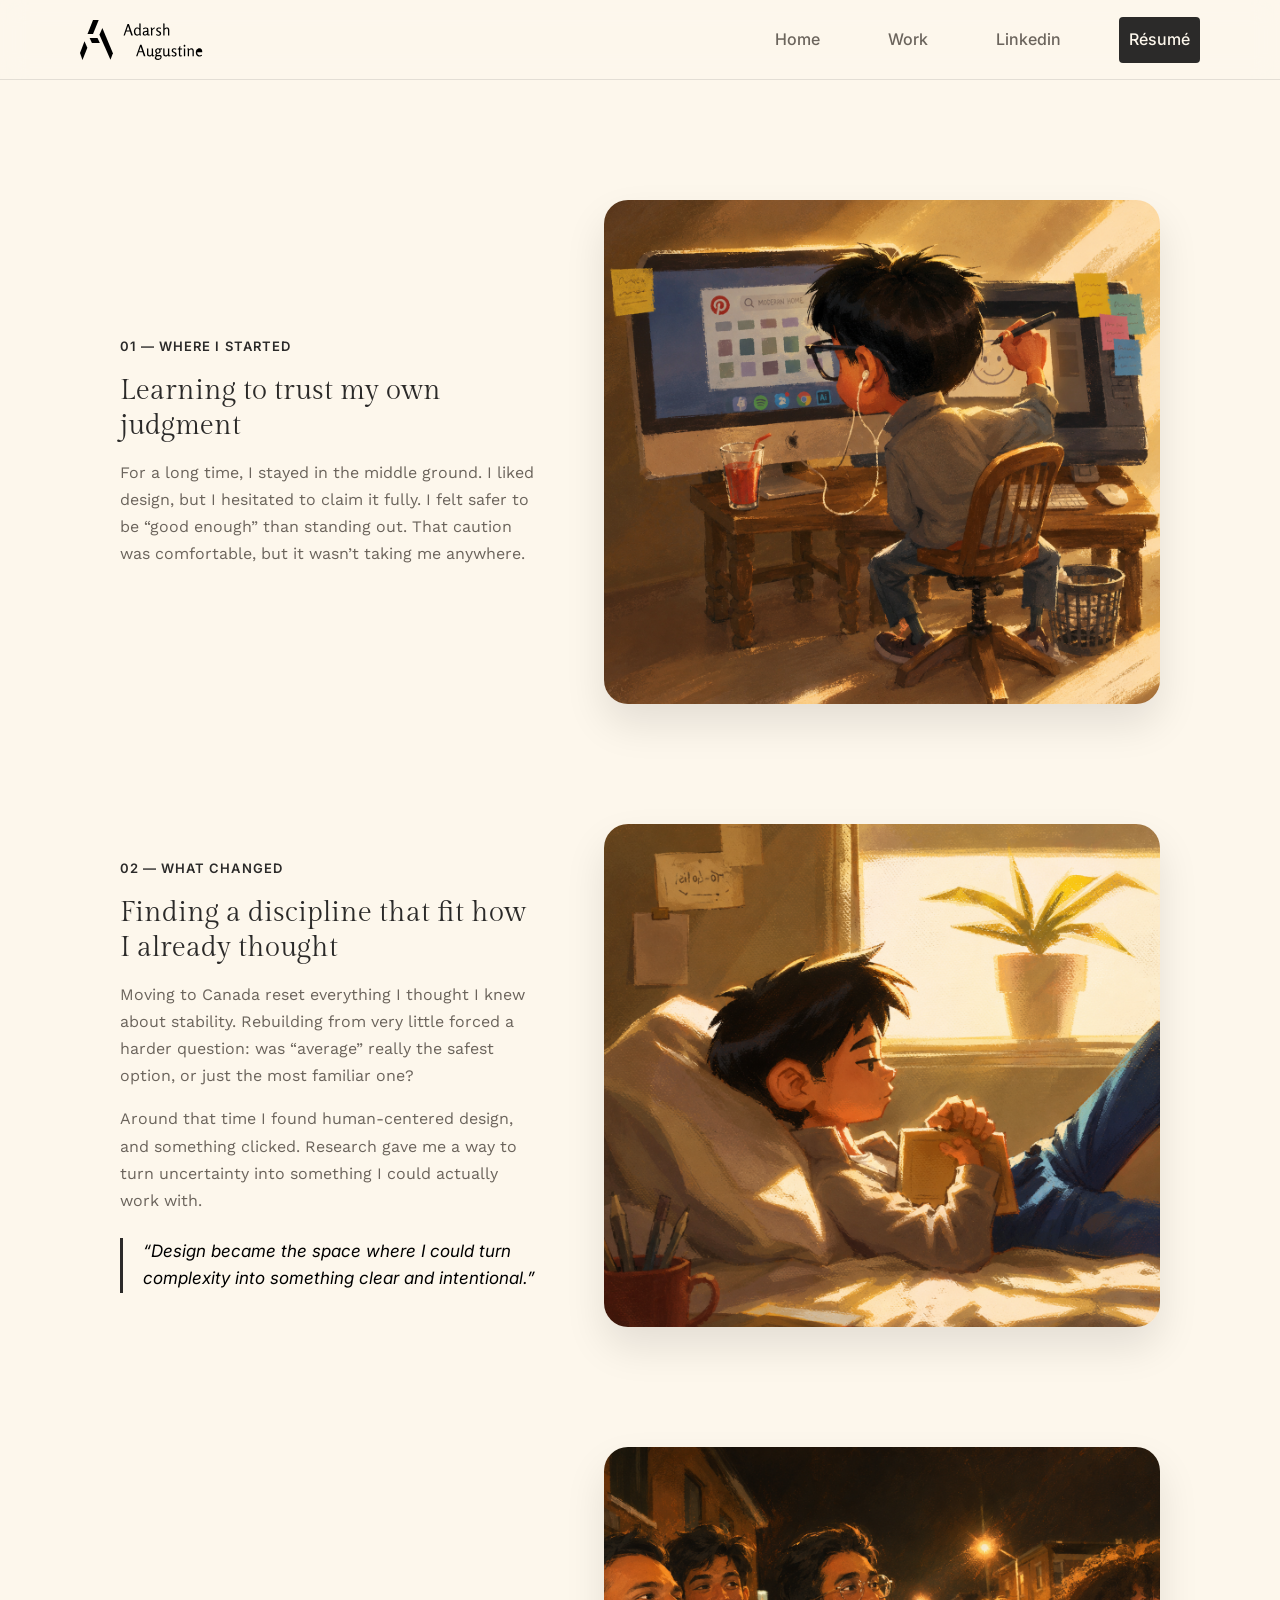
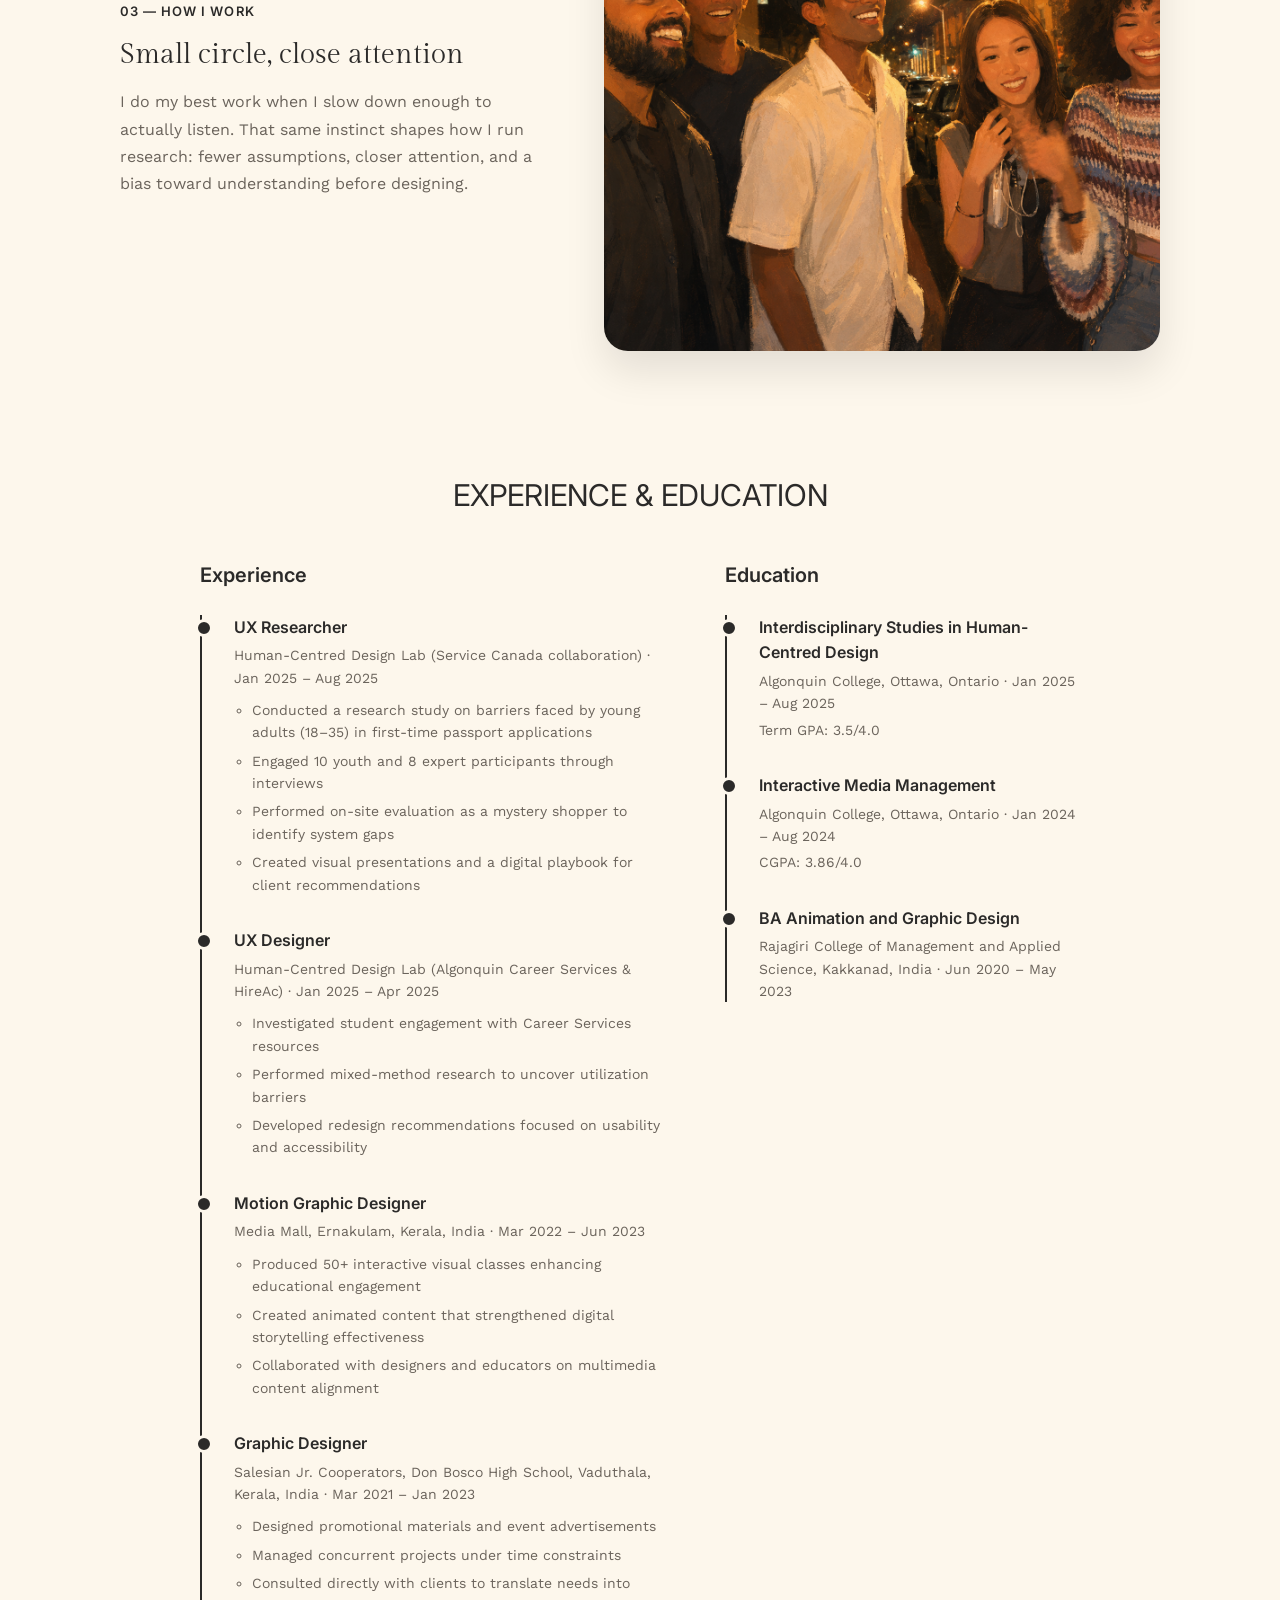
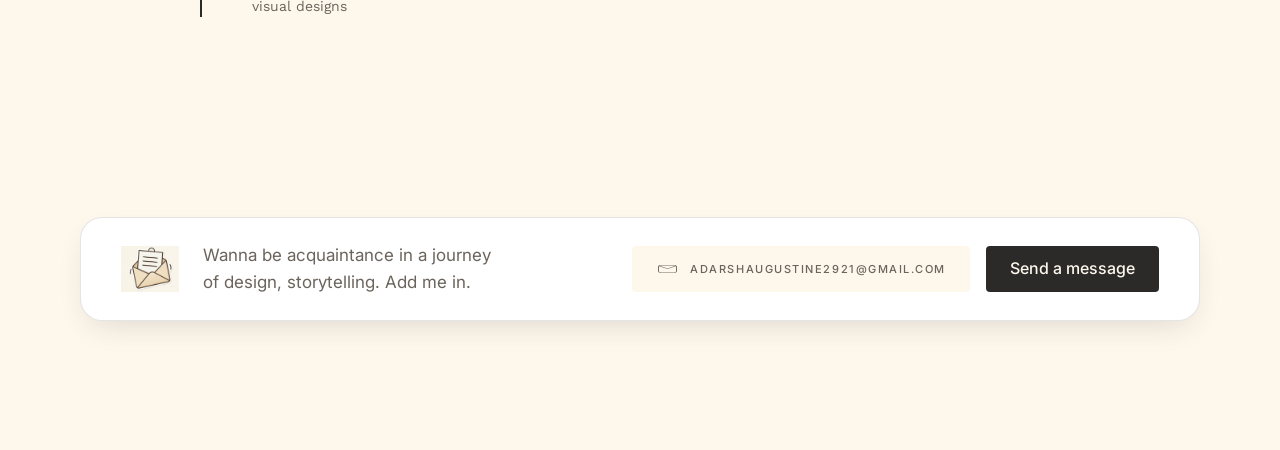
<file: about.html>
<!DOCTYPE html>
<html lang="en">
<head>
<meta charset="UTF-8">
<meta name="viewport" content="width=device-width, initial-scale=1.0">
<title>About — Adarsh Augustine</title>
<link rel="preconnect" href="https://fonts.googleapis.com">
<link rel="preconnect" href="https://fonts.gstatic.com" crossorigin>
<link href="https://fonts.googleapis.com/css2?family=Inter:ital,wght@0,400;0,500;0,600;1,400&family=Gilda+Display&family=Work+Sans:wght@400;500&display=swap" rel="stylesheet">
<link rel="stylesheet" href="styles.css">
<link rel="stylesheet" href="about.css">
</head>
<body>

<header class="nav">
  <svg class="nav__logo nav__logo--mark" viewBox="0 0 32.9357 39.9509" fill="none" role="img" aria-label="Adarsh Augustine" xmlns="http://www.w3.org/2000/svg">
    <path class="logo-icon-path logo-icon-path-1" d="M32.9357 33.184L22.345 7.881L19.4304 14.7546L30.4994 39.8714L32.9357 33.184Z" fill="var(--fill-0, black)"/>
    <path class="logo-icon-path logo-icon-path-2" d="M0 32.9009L2.484 39.9509L7.3499 27.6626L4.5007 21.1519L0 32.9009Z" fill="var(--fill-0, black)"/>
    <path class="logo-icon-path logo-icon-path-3" d="M17.5215 17.9254L19.8498 23.1086L11.9357 23.1086L9.606 17.9253L17.5215 17.9254Z" fill="var(--fill-0, black)"/>
    <path class="logo-icon-path logo-icon-path-4" d="M18.7157 0L13.0322 0L7.504 14.02L13.0321 14.02L18.7157 0Z" fill="var(--fill-0, black)"/>
  </svg>
  <svg class="nav__logo nav__logo--full" viewBox="0 0 122.239 40" fill="none" overflow="visible" role="img" aria-label="Adarsh Augustine" xmlns="http://www.w3.org/2000/svg">
    <g id="Vector">
      <path class="logo-icon-path logo-icon-path-1" d="M32.9357 33.184L22.345 7.881L19.4304 14.7546L30.4994 39.8714L32.9357 33.184Z" fill="var(--fill-0, black)"/>
      <path class="logo-icon-path logo-icon-path-2" d="M0 32.9009L2.484 39.9509L7.3499 27.6626L4.5007 21.1519L0 32.9009Z" fill="var(--fill-0, black)"/>
      <path class="logo-icon-path logo-icon-path-3" d="M17.5215 17.9254L19.8498 23.1086L11.9357 23.1086L9.606 17.9253L17.5215 17.9254Z" fill="var(--fill-0, black)"/>
      <path class="logo-icon-path logo-icon-path-4" d="M18.7157 0L13.0322 0L7.504 14.02L13.0321 14.02L18.7157 0Z" fill="var(--fill-0, black)"/>
    </g>
    <g id="Vector_2">
      <path d="M48.9399 3.99347L52.9047 15.4475H51.2842L49.9626 11.5141H46.1865L44.8491 15.4475H43.5275L47.5081 3.99347H48.9399ZM48.0903 5.91297L46.5484 10.4442H49.6007L48.0903 5.91297Z" fill="var(--fill-0, black)"/>
      <path d="M57.3709 7.45486C57.7275 7.45486 58.0841 7.51255 58.4407 7.62793C58.7974 7.74331 59.1068 7.92162 59.369 8.16287C59.3585 8.01602 59.348 7.87442 59.3375 7.73807C59.3375 7.59122 59.3375 7.44962 59.3375 7.31326V4.38681L59.1173 3.45853H60.6277V13.1976C60.6277 13.4179 60.6434 13.6644 60.6749 13.9371C60.7064 14.2098 60.7588 14.4773 60.8322 14.7395C60.9057 14.9912 61.0001 15.2168 61.1154 15.416L59.7309 15.5891C59.6575 15.4108 59.5945 15.2325 59.5421 15.0542C59.4896 14.8759 59.4529 14.6975 59.432 14.5192C59.1592 14.8759 58.8183 15.1538 58.4093 15.3531C58.0002 15.5524 57.5701 15.6521 57.1191 15.6521C56.5737 15.6521 56.0964 15.5367 55.6874 15.3059C55.2783 15.0752 54.9374 14.7657 54.6647 14.3776C54.4025 13.979 54.2032 13.5438 54.0668 13.0717C53.9409 12.5892 53.878 12.1015 53.878 11.6085C53.878 11.0736 53.9462 10.5596 54.0825 10.0666C54.2294 9.56316 54.4444 9.11738 54.7276 8.72928C55.0213 8.34119 55.3884 8.03176 55.829 7.801C56.2695 7.57024 56.7835 7.45486 57.3709 7.45486ZM57.4023 8.52474C56.9932 8.52474 56.6471 8.6139 56.3639 8.79221C56.0912 8.97053 55.8709 9.20653 55.7031 9.50023C55.5458 9.79392 55.4304 10.1191 55.357 10.4757C55.294 10.8218 55.2626 11.168 55.2626 11.5141C55.2626 11.8708 55.2993 12.2274 55.3727 12.584C55.4566 12.9301 55.5825 13.2501 55.7503 13.5438C55.9286 13.8374 56.1594 14.0734 56.4426 14.2518C56.7363 14.4196 57.0929 14.5035 57.5125 14.5035C57.8796 14.5035 58.2152 14.3986 58.5194 14.1888C58.8341 13.9686 59.1068 13.7273 59.3375 13.4651V10.8218C59.3375 10.4023 59.2694 10.0194 59.133 9.67329C59.0071 9.32716 58.8026 9.0492 58.5194 8.83942C58.2362 8.62963 57.8638 8.52474 57.4023 8.52474Z" fill="var(--fill-0, black)"/>
      <path d="M65.9239 7.43913C66.7525 7.43913 67.3766 7.66464 67.7962 8.11567C68.2157 8.5667 68.4255 9.20129 68.4255 10.0194V13.9371C68.4255 14.1574 68.4675 14.3095 68.5514 14.3934C68.6353 14.4668 68.735 14.5035 68.8503 14.5035C68.9447 14.5035 69.0444 14.493 69.1493 14.472C69.2542 14.4406 69.3538 14.4039 69.4482 14.3619L69.7314 15.2115C69.5636 15.3059 69.3486 15.3898 69.0863 15.4632C68.8346 15.5472 68.5724 15.5891 68.2997 15.5891C68.0269 15.5891 67.7805 15.5157 67.5602 15.3688C67.3399 15.2115 67.2036 14.9283 67.1511 14.5192C66.8469 14.8444 66.4903 15.1119 66.0812 15.3216C65.6722 15.5209 65.2421 15.6206 64.7911 15.6206C64.1722 15.6206 63.6583 15.437 63.2492 15.0699C62.8401 14.7028 62.6356 14.1993 62.6356 13.5595C62.6356 12.9616 62.7772 12.4844 63.0604 12.1277C63.3541 11.7711 63.7317 11.5036 64.1932 11.3253C64.6547 11.147 65.1425 11.0264 65.6564 10.9634C66.1809 10.9005 66.6686 10.869 67.1196 10.869V10.0352C67.1196 9.74147 67.0829 9.47925 67.0095 9.24849C66.9361 9.00724 66.805 8.81844 66.6162 8.68208C66.4274 8.53523 66.1599 8.46181 65.8138 8.46181C65.4152 8.46181 65.0323 8.54048 64.6652 8.69781C64.2981 8.85515 63.931 9.08591 63.5639 9.39009L62.9188 8.46181C63.3488 8.11567 63.8208 7.85869 64.3348 7.69086C64.8488 7.52304 65.3785 7.43913 65.9239 7.43913ZM67.1196 11.8917C66.8364 11.8917 66.5165 11.9075 66.1599 11.9389C65.8033 11.9599 65.4571 12.0228 65.1215 12.1277C64.7858 12.2221 64.5079 12.3795 64.2876 12.5997C64.0778 12.82 63.9729 13.1242 63.9729 13.5123C63.9729 13.8584 64.0883 14.1154 64.3191 14.2832C64.5603 14.4406 64.8593 14.5192 65.2159 14.5192C65.5935 14.5192 65.9239 14.4143 66.2071 14.2046C66.4903 13.9948 66.7106 13.7273 66.8679 13.4022C67.0357 13.077 67.1196 12.7413 67.1196 12.3952V11.8917Z" fill="var(--fill-0, black)"/>
      <path d="M71.9049 7.48633C72.0937 7.94785 72.2143 8.43559 72.2667 8.94955C72.5394 8.5195 72.9066 8.16812 73.3681 7.8954C73.8296 7.62269 74.3173 7.48633 74.8313 7.48633L74.5166 8.87088C74.0132 8.87088 73.5831 9.002 73.2265 9.26422C72.8803 9.52645 72.5709 9.85685 72.2982 10.2554V15.4475H70.9923V9.78343C70.9923 9.57365 70.9766 9.33764 70.9451 9.07542C70.9136 8.81319 70.8612 8.55621 70.7878 8.30447C70.7144 8.05274 70.6147 7.83771 70.4888 7.6594L71.9049 7.48633Z" fill="var(--fill-0, black)"/>
      <path d="M79.0421 7.43913C79.3988 7.43913 79.7501 7.48633 80.0963 7.58073C80.4529 7.66464 80.7781 7.801 81.0718 7.9898L80.6155 8.99675C80.3847 8.80795 80.1277 8.66635 79.8445 8.57194C79.5613 8.47754 79.2834 8.43034 79.0107 8.43034C78.6226 8.43034 78.2817 8.5195 77.988 8.69781C77.7048 8.87613 77.5632 9.1436 77.5632 9.50023C77.5632 9.75196 77.6209 9.96174 77.7362 10.1296C77.8621 10.2974 78.0247 10.439 78.224 10.5544C78.4233 10.6698 78.6383 10.7851 78.8691 10.9005C79.1313 11.0264 79.3935 11.1575 79.6557 11.2939C79.9284 11.4197 80.1749 11.5771 80.3952 11.7659C80.626 11.9442 80.8095 12.1644 80.9459 12.4267C81.0927 12.6784 81.1662 12.9931 81.1662 13.3707C81.1662 13.8951 81.035 14.3304 80.7728 14.6766C80.5211 15.0122 80.1854 15.2587 79.7659 15.416C79.3568 15.5734 78.911 15.6521 78.4285 15.6521C78.009 15.6521 77.5894 15.5944 77.1698 15.479C76.7503 15.3636 76.3622 15.201 76.0055 14.9912L76.5562 14.0315C76.808 14.2203 77.0912 14.3724 77.4058 14.4878C77.7205 14.6031 78.0247 14.6608 78.3184 14.6608C78.717 14.6608 79.0631 14.5664 79.3568 14.3776C79.661 14.1888 79.8131 13.9056 79.8131 13.528C79.8131 13.2658 79.7292 13.0508 79.5613 12.8829C79.404 12.7046 79.1995 12.5473 78.9477 12.4109C78.696 12.2746 78.4338 12.1435 78.161 12.0176C77.8464 11.8603 77.5369 11.6924 77.2328 11.5141C76.9391 11.3253 76.6978 11.0893 76.509 10.8061C76.3202 10.5229 76.2258 10.161 76.2258 9.72049C76.2258 9.21702 76.3569 8.79746 76.6192 8.46181C76.8919 8.12616 77.2433 7.87442 77.6733 7.7066C78.1034 7.52828 78.5596 7.43913 79.0421 7.43913Z" fill="var(--fill-0, black)"/>
      <path d="M84.544 3.45853V8.55621C84.8796 8.24154 85.2415 7.97407 85.6296 7.7538C86.0177 7.53353 86.4477 7.42339 86.9197 7.42339C87.4966 7.42339 87.9581 7.54402 88.3043 7.78527C88.6504 8.02651 88.9022 8.35692 89.0595 8.77648C89.2168 9.18555 89.2955 9.66281 89.2955 10.2082V15.4475H88.0053V10.633C88.0053 10.3079 87.9791 9.99321 87.9267 9.68903C87.8847 9.37436 87.7746 9.11213 87.5963 8.90235C87.418 8.69257 87.119 8.58768 86.6995 8.58768C86.4372 8.58768 86.175 8.64012 85.9128 8.74501C85.661 8.8499 85.4198 8.98102 85.189 9.13835C84.9583 9.29569 84.7432 9.45827 84.544 9.62609V15.4475H83.2538V4.38681L83.0493 3.45853H84.544Z" fill="var(--fill-0, black)"/>
      <path d="M61.5302 24.8271L65.4951 36.2812H63.8745L62.5529 32.3478H58.7768L57.4395 36.2812H56.1179L60.0985 24.8271H61.5302ZM60.6806 26.7466L59.1387 31.2779H62.191L60.6806 26.7466Z" fill="var(--fill-0, black)"/>
      <path d="M68.3249 28.4616V33.276C68.3249 33.5802 68.3511 33.8949 68.4036 34.2201C68.456 34.5347 68.5714 34.797 68.7497 35.0067C68.9385 35.2165 69.2322 35.3214 69.6308 35.3214C70.0189 35.3214 70.3703 35.2375 70.6849 35.0697C71.0101 34.9018 71.2723 34.6711 71.4716 34.3774C71.6709 34.0732 71.7706 33.7218 71.7706 33.3232V29.3899C71.7706 29.3794 71.7548 29.3059 71.7234 29.1696C71.6919 29.0227 71.6604 28.8759 71.629 28.729C71.5975 28.5717 71.5765 28.4825 71.566 28.4616H73.0764V34.755C73.0764 34.9543 73.1079 35.1011 73.1708 35.1955C73.2443 35.2899 73.3544 35.3371 73.5013 35.3371C73.6481 35.3371 73.8474 35.2899 74.0991 35.1955L74.3823 36.0452C74.1726 36.1605 73.9365 36.2497 73.6743 36.3126C73.4226 36.386 73.1813 36.4228 72.9506 36.4228C72.6779 36.4228 72.4366 36.3441 72.2268 36.1868C72.0171 36.0294 71.8807 35.7515 71.8178 35.3529C71.5136 35.6675 71.1465 35.935 70.7164 36.1553C70.2968 36.3756 69.8616 36.4857 69.4105 36.4857C68.8336 36.4857 68.3669 36.3651 68.0102 36.1238C67.6641 35.8826 67.4124 35.5574 67.255 35.1483C67.0977 34.7288 67.019 34.2463 67.019 33.7008V29.3899L66.8145 28.4616H68.3249Z" fill="var(--fill-0, black)"/>
      <path d="M77.9182 28.2728C78.2224 28.2728 78.5108 28.3095 78.7836 28.3829C79.0668 28.4563 79.3552 28.493 79.6489 28.493C80.0475 28.493 80.4513 28.4721 80.8604 28.4301C81.2695 28.3777 81.6995 28.32 82.1505 28.257L81.8673 29.3899H80.6086C80.5352 29.3899 80.4566 29.3899 80.3726 29.3899C80.2992 29.3794 80.2258 29.3689 80.1524 29.3584C80.3307 29.5996 80.4618 29.8514 80.5457 30.1136C80.6401 30.3758 80.6873 30.6433 80.6873 30.916C80.6873 31.4405 80.5719 31.9125 80.3412 32.332C80.1104 32.7516 79.7695 33.082 79.3185 33.3232C78.878 33.554 78.3378 33.6694 77.6979 33.6694C77.4357 33.6694 77.205 33.7376 77.0057 33.8739C76.8064 34.0103 76.7067 34.2201 76.7067 34.5033C76.7067 34.6921 76.7539 34.8284 76.8483 34.9123C76.9532 34.9858 77.0791 35.0277 77.2259 35.0382C77.3728 35.0487 77.5196 35.0539 77.6665 35.0539H79.1926C79.4653 35.0539 79.7433 35.0749 80.0265 35.1169C80.3202 35.1483 80.5877 35.2218 80.8289 35.3371C81.0702 35.442 81.2642 35.6046 81.4111 35.8249C81.5684 36.0347 81.6471 36.3231 81.6471 36.6902C81.6471 37.2671 81.5317 37.7601 81.3009 38.1692C81.0702 38.5783 80.7607 38.9087 80.3726 39.1604C79.9846 39.4226 79.5493 39.6114 79.0668 39.7268C78.5843 39.8422 78.0965 39.8999 77.6035 39.8999C77.3098 39.8999 77.0004 39.8632 76.6753 39.7897C76.3501 39.7268 76.0407 39.6167 75.747 39.4593C75.4638 39.3125 75.233 39.1132 75.0547 38.8615C74.8764 38.6097 74.7872 38.2951 74.7872 37.9174C74.7872 37.5189 74.9079 37.1675 75.1491 36.8633C75.4008 36.5591 75.6893 36.3021 76.0144 36.0924V36.0452C75.7837 35.9298 75.6001 35.7724 75.4638 35.5731C75.3379 35.3634 75.275 35.1431 75.275 34.9123C75.275 34.776 75.3274 34.6501 75.4323 34.5347C75.5372 34.4089 75.6683 34.2463 75.8256 34.047C75.9935 33.8477 76.1718 33.575 76.3606 33.2288C75.9935 32.9771 75.6998 32.6572 75.4795 32.2691C75.2592 31.8705 75.1491 31.4457 75.1491 30.9947C75.1491 30.4807 75.275 30.0192 75.5267 29.6101C75.7784 29.201 76.1141 28.8759 76.5337 28.6346C76.9637 28.3934 77.4252 28.2728 77.9182 28.2728ZM77.9339 29.2168C77.6822 29.2168 77.4462 29.2954 77.2259 29.4528C77.0161 29.6101 76.8431 29.8199 76.7067 30.0821C76.5809 30.3444 76.5179 30.6433 76.5179 30.9789C76.5179 31.3146 76.5809 31.6188 76.7067 31.8915C76.8326 32.1537 77.0004 32.3635 77.2102 32.5208C77.4305 32.6782 77.6665 32.7568 77.9182 32.7568C78.3483 32.7568 78.6892 32.5943 78.9409 32.2691C79.2031 31.9439 79.3342 31.5191 79.3342 30.9947C79.3342 30.659 79.266 30.3601 79.1297 30.0979C79.0038 29.8251 78.836 29.6101 78.6262 29.4528C78.4164 29.2954 78.1857 29.2168 77.9339 29.2168ZM76.9427 36.2969C76.7434 36.4437 76.5599 36.643 76.3921 36.8948C76.2242 37.157 76.1403 37.4087 76.1403 37.65C76.1403 37.9017 76.2295 38.1167 76.4078 38.2951C76.5966 38.4734 76.8221 38.6045 77.0843 38.6884C77.357 38.7828 77.6088 38.83 77.8395 38.83C78.1123 38.83 78.4007 38.7985 78.7049 38.7356C79.0091 38.6831 79.2923 38.594 79.5545 38.4681C79.8167 38.3423 80.0265 38.1692 80.1838 37.9489C80.3517 37.7286 80.4356 37.4612 80.4356 37.1465C80.4356 36.8738 80.3517 36.6745 80.1838 36.5486C80.016 36.4332 79.8062 36.3598 79.5545 36.3284C79.3133 36.3074 79.072 36.2969 78.8308 36.2969H76.9427Z" fill="var(--fill-0, black)"/>
      <path d="M84.5194 28.4616V33.276C84.5194 33.5802 84.5456 33.8949 84.5981 34.2201C84.6505 34.5347 84.7659 34.797 84.9442 35.0067C85.133 35.2165 85.4267 35.3214 85.8253 35.3214C86.2134 35.3214 86.5648 35.2375 86.8795 35.0697C87.2046 34.9018 87.4668 34.6711 87.6661 34.3774C87.8654 34.0732 87.9651 33.7218 87.9651 33.3232V29.3899C87.9651 29.3794 87.9493 29.3059 87.9179 29.1696C87.8864 29.0227 87.8549 28.8759 87.8235 28.729C87.792 28.5717 87.771 28.4825 87.7605 28.4616H89.271V34.755C89.271 34.9543 89.3024 35.1011 89.3654 35.1955C89.4388 35.2899 89.5489 35.3371 89.6958 35.3371C89.8426 35.3371 90.0419 35.2899 90.2936 35.1955L90.5768 36.0452C90.3671 36.1605 90.1311 36.2497 89.8688 36.3126C89.6171 36.386 89.3759 36.4228 89.1451 36.4228C88.8724 36.4228 88.6311 36.3441 88.4213 36.1868C88.2116 36.0294 88.0752 35.7515 88.0123 35.3529C87.7081 35.6675 87.341 35.935 86.9109 36.1553C86.4914 36.3756 86.0561 36.4857 85.605 36.4857C85.0281 36.4857 84.5614 36.3651 84.2048 36.1238C83.8586 35.8826 83.6069 35.5574 83.4495 35.1483C83.2922 34.7288 83.2135 34.2463 83.2135 33.7008V29.3899L83.009 28.4616H84.5194Z" fill="var(--fill-0, black)"/>
      <path d="M94.4903 28.2728C94.847 28.2728 95.1983 28.32 95.5445 28.4144C95.9011 28.4983 96.2263 28.6346 96.52 28.8234L96.0637 29.8304C95.8329 29.6416 95.5759 29.5 95.2927 29.4056C95.0095 29.3112 94.7316 29.264 94.4589 29.264C94.0708 29.264 93.7299 29.3531 93.4362 29.5315C93.153 29.7098 93.0114 29.9772 93.0114 30.3339C93.0114 30.5856 93.0691 30.7954 93.1844 30.9632C93.3103 31.131 93.4729 31.2726 93.6722 31.388C93.8715 31.5034 94.0865 31.6188 94.3173 31.7342C94.5795 31.86 94.8417 31.9911 95.1039 32.1275C95.3766 32.2534 95.6231 32.4107 95.8434 32.5995C96.0742 32.7778 96.2577 32.9981 96.3941 33.2603C96.5409 33.512 96.6144 33.8267 96.6144 34.2043C96.6144 34.7288 96.4832 35.1641 96.221 35.5102C95.9693 35.8459 95.6336 36.0924 95.2141 36.2497C94.805 36.407 94.3592 36.4857 93.8767 36.4857C93.4572 36.4857 93.0376 36.428 92.618 36.3126C92.1985 36.1972 91.8104 36.0347 91.4537 35.8249L92.0044 34.8651C92.2562 35.0539 92.5394 35.206 92.854 35.3214C93.1687 35.4368 93.4729 35.4945 93.7666 35.4945C94.1652 35.4945 94.5113 35.4001 94.805 35.2113C95.1092 35.0225 95.2613 34.7393 95.2613 34.3617C95.2613 34.0994 95.1774 33.8844 95.0095 33.7166C94.8522 33.5383 94.6477 33.3809 94.3959 33.2446C94.1442 33.1082 93.882 32.9771 93.6092 32.8512C93.2946 32.6939 92.9851 32.5261 92.681 32.3478C92.3873 32.159 92.146 31.923 91.9572 31.6398C91.7684 31.3565 91.674 30.9947 91.674 30.5541C91.674 30.0507 91.8051 29.6311 92.0674 29.2954C92.3401 28.9598 92.6915 28.7081 93.1215 28.5402C93.5516 28.3619 94.0078 28.2728 94.4903 28.2728Z" fill="var(--fill-0, black)"/>
      <path d="M100.511 26.2274C100.438 26.584 100.37 26.9564 100.307 27.3445C100.254 27.7221 100.218 28.0945 100.197 28.4616H102.242L101.975 29.4528H100.197V34.4561C100.197 34.6554 100.218 34.8337 100.26 34.991C100.312 35.1378 100.396 35.2532 100.511 35.3371C100.637 35.4106 100.81 35.4473 101.031 35.4473C101.198 35.4473 101.366 35.4315 101.534 35.4001C101.702 35.3686 101.864 35.3319 102.022 35.2899L102.242 36.171C101.98 36.2444 101.728 36.3074 101.487 36.3598C101.256 36.4228 100.989 36.4542 100.684 36.4542C100.013 36.4542 99.5464 36.2759 99.2841 35.9193C99.0219 35.5627 98.8908 35.0644 98.8908 34.4246V29.4528H97.7265V28.6661C98.0412 28.6556 98.3034 28.5717 98.5132 28.4144C98.723 28.257 98.8961 28.0577 99.0324 27.8165C99.1688 27.5648 99.2789 27.3025 99.3628 27.0298C99.4467 26.7466 99.5097 26.4791 99.5516 26.2274H100.511Z" fill="var(--fill-0, black)"/>
      <path d="M105.47 25.8341C105.47 26.0963 105.375 26.3218 105.187 26.5106C105.008 26.6994 104.783 26.7938 104.51 26.7938C104.248 26.7938 104.022 26.6994 103.833 26.5106C103.655 26.3218 103.566 26.0963 103.566 25.8341C103.566 25.5718 103.655 25.3463 103.833 25.1575C104.022 24.9687 104.248 24.8743 104.51 24.8743C104.772 24.8743 104.998 24.9687 105.187 25.1575C105.375 25.3463 105.47 25.5718 105.47 25.8341ZM105.187 28.4616V36.2812H103.881V29.3899L103.692 28.4616H105.187Z" fill="var(--fill-0, black)"/>
      <path d="M108.679 28.3357C108.752 28.514 108.815 28.6976 108.868 28.8864C108.92 29.0752 108.957 29.264 108.978 29.4528C109.293 29.1381 109.665 28.8654 110.095 28.6346C110.525 28.3934 110.966 28.2728 111.417 28.2728C111.994 28.2728 112.455 28.3934 112.801 28.6346C113.158 28.8759 113.415 29.2063 113.572 29.6259C113.73 30.0349 113.808 30.5122 113.808 31.0576V36.2812H112.518V31.4824C112.518 31.1573 112.492 30.8373 112.439 30.5227C112.397 30.208 112.282 29.951 112.093 29.7517C111.915 29.5419 111.616 29.4371 111.196 29.4371C110.945 29.4371 110.688 29.4895 110.425 29.5944C110.163 29.6888 109.917 29.8147 109.686 29.972C109.455 30.1293 109.245 30.2972 109.057 30.4755V36.2812H107.767V30.7429C107.767 30.5332 107.751 30.2919 107.719 30.0192C107.688 29.736 107.635 29.4633 107.562 29.201C107.489 28.9283 107.384 28.7028 107.247 28.5245L108.679 28.3357Z" fill="var(--fill-0, black)"/>
      <path d="M119.36 28.2728C119.99 28.2728 120.519 28.4039 120.949 28.6661C121.379 28.9178 121.699 29.2745 121.909 29.736C122.129 30.187 122.239 30.7167 122.239 31.3251C122.239 31.4719 122.229 31.624 122.208 31.7814C122.197 31.9282 122.182 32.0855 122.161 32.2534H117.189C117.189 33.2498 117.409 34.0208 117.85 34.5662C118.29 35.1116 118.878 35.3843 119.612 35.3843C119.916 35.3843 120.231 35.3371 120.556 35.2427C120.892 35.1483 121.238 35.0067 121.594 34.8179L122.082 35.6046C121.715 35.8983 121.301 36.1186 120.839 36.2654C120.378 36.4123 119.911 36.4857 119.439 36.4857C118.82 36.4857 118.28 36.3756 117.818 36.1553C117.367 35.9245 116.99 35.6203 116.685 35.2427C116.392 34.8546 116.172 34.4193 116.025 33.9369C115.878 33.4544 115.804 32.9614 115.804 32.4579C115.804 31.9334 115.878 31.4247 116.025 30.9317C116.172 30.4388 116.392 29.993 116.685 29.5944C116.99 29.1853 117.362 28.8654 117.803 28.6346C118.243 28.3934 118.762 28.2728 119.36 28.2728Z" fill="var(--fill-0, black)"/>
    </g>
  </svg>
  <button class="nav__toggle" type="button" aria-label="Toggle navigation menu" aria-expanded="false" aria-controls="nav-links">
    <span></span><span></span><span></span>
  </button>
  <nav class="nav__links" id="nav-links">
    <a href="index.html">Home</a>
    <a href="index.html#work">Work</a>
    <a href="https://www.linkedin.com/in/adarsh-augustine-ux" target="_blank" rel="noopener">Linkedin</a>
    <a href="https://docs.google.com/document/d/17h42TiYOHcUaAq26e9CIxp-ldGM8yglsutl0dhBler0/edit?usp=sharing" class="btn btn--resume" target="_blank" rel="noopener">Résumé</a>
  </nav>
</header>

<main class="about">

  <section class="about__row">
    <div class="about__text">
      <span class="about__index">01 — Where I started</span>
      <h2 class="about__heading">Learning to trust my own judgment</h2>
      <p class="about__body">For a long time, I stayed in the middle ground. I liked design, but I hesitated to claim it fully. I felt safer to be &ldquo;good enough&rdquo; than standing out. That caution was comfortable, but it wasn&rsquo;t taking me anywhere.</p>
    </div>
    <div class="about__image-wrap">
      <img class="about__image" src="assets/about/story-01-reading.png" alt="Illustration of Adarsh as a child reading by a sunlit window">
    </div>
  </section>

  <section class="about__row about__row--reverse">
    <div class="about__image-wrap">
      <img class="about__image" src="assets/about/story-02-desk.png" alt="Illustration of Adarsh working late at a computer desk">
    </div>
    <div class="about__text">
      <span class="about__index">02 — What Changed</span>
      <h2 class="about__heading">Finding a discipline that fit how I already thought</h2>
      <p class="about__body">Moving to Canada reset everything I thought I knew about stability. Rebuilding from very little forced a harder question: was &ldquo;average&rdquo; really the safest option, or just the most familiar one?</p>
      <p class="about__body">Around that time I found human-centered design, and something clicked. Research gave me a way to turn uncertainty into something I could actually work with.</p>
      <blockquote class="about__quote">&ldquo;Design became the space where I could turn complexity into something clear and intentional.&rdquo;</blockquote>
    </div>
  </section>

  <section class="about__row">
    <div class="about__text">
      <span class="about__index">03 — How I Work</span>
      <h2 class="about__heading">Small circle, close attention</h2>
      <p class="about__body">I do my best work when I slow down enough to actually listen. That same instinct shapes how I run research: fewer assumptions, closer attention, and a bias toward understanding before designing.</p>
    </div>
    <div class="about__image-wrap">
      <img class="about__image" src="assets/about/story-03-friends.png" alt="Photo of Adarsh with friends on a night out">
    </div>
  </section>

  <section class="timeline">
    <h2 class="timeline__title">Experience &amp; Education</h2>

    <div class="timeline__columns">
      <div class="timeline__group">
        <h3 class="timeline__group-title">Experience</h3>
        <ul class="timeline__list">
          <li class="timeline__item">
            <p class="timeline__role">UX Researcher</p>
            <p class="timeline__meta">Human-Centred Design Lab (Service Canada collaboration) &middot; Jan 2025 – Aug 2025</p>
            <ul class="timeline__desc">
              <li>Conducted a research study on barriers faced by young adults (18–35) in first-time passport applications</li>
              <li>Engaged 10 youth and 8 expert participants through interviews</li>
              <li>Performed on-site evaluation as a mystery shopper to identify system gaps</li>
              <li>Created visual presentations and a digital playbook for client recommendations</li>
            </ul>
          </li>
          <li class="timeline__item">
            <p class="timeline__role">UX Designer</p>
            <p class="timeline__meta">Human-Centred Design Lab (Algonquin Career Services &amp; HireAc) &middot; Jan 2025 – Apr 2025</p>
            <ul class="timeline__desc">
              <li>Investigated student engagement with Career Services resources</li>
              <li>Performed mixed-method research to uncover utilization barriers</li>
              <li>Developed redesign recommendations focused on usability and accessibility</li>
            </ul>
          </li>
          <li class="timeline__item">
            <p class="timeline__role">Motion Graphic Designer</p>
            <p class="timeline__meta">Media Mall, Ernakulam, Kerala, India &middot; Mar 2022 – Jun 2023</p>
            <ul class="timeline__desc">
              <li>Produced 50+ interactive visual classes enhancing educational engagement</li>
              <li>Created animated content that strengthened digital storytelling effectiveness</li>
              <li>Collaborated with designers and educators on multimedia content alignment</li>
            </ul>
          </li>
          <li class="timeline__item">
            <p class="timeline__role">Graphic Designer</p>
            <p class="timeline__meta">Salesian Jr. Cooperators, Don Bosco High School, Vaduthala, Kerala, India &middot; Mar 2021 – Jan 2023</p>
            <ul class="timeline__desc">
              <li>Designed promotional materials and event advertisements</li>
              <li>Managed concurrent projects under time constraints</li>
              <li>Consulted directly with clients to translate needs into visual designs</li>
            </ul>
          </li>
        </ul>
      </div>

      <div class="timeline__group">
        <h3 class="timeline__group-title">Education</h3>
        <ul class="timeline__list">
          <li class="timeline__item">
            <p class="timeline__role">Interdisciplinary Studies in Human-Centred Design</p>
            <p class="timeline__meta">Algonquin College, Ottawa, Ontario &middot; Jan 2025 – Aug 2025</p>
            <p class="timeline__meta">Term GPA: 3.5/4.0</p>
          </li>
          <li class="timeline__item">
            <p class="timeline__role">Interactive Media Management</p>
            <p class="timeline__meta">Algonquin College, Ottawa, Ontario &middot; Jan 2024 – Aug 2024</p>
            <p class="timeline__meta">CGPA: 3.86/4.0</p>
          </li>
          <li class="timeline__item">
            <p class="timeline__role">BA Animation and Graphic Design</p>
            <p class="timeline__meta">Rajagiri College of Management and Applied Science, Kakkanad, India &middot; Jun 2020 – May 2023</p>
          </li>
        </ul>
      </div>
    </div>
  </section>

</main>

<footer class="contact">
  <div class="contact__box">
    <div class="contact__message">
      <img class="contact__icon" src="assets/icon-file-cartoon.png" alt="">
      <p class="contact__text">Wanna be acquaintance in a journey of design, storytelling. Add me in.</p>
    </div>
    <div class="contact__actions">
      <div class="contact__email">
        <img class="contact__email-icon" src="assets/icon-mail-outline.svg" alt="">
        <span>adarshaugustine2921@gmail.com</span>
      </div>
      <a href="mailto:adarshaugustine2921@gmail.com" class="btn btn--send">Send a message</a>
    </div>
  </div>

  <div class="contact__bottom">
    <div class="contact__brand">
      <svg class="contact__logo" viewBox="0 0 35 40" fill="none" overflow="visible" aria-hidden="true" xmlns="http://www.w3.org/2000/svg">
        <g id="Vector">
          <path class="rocket-icon-path rocket-icon-path-1" d="M25.0466 26.0236L20.2087 14.4653L18.8756 17.6049L23.932 29.0745L25.0466 26.0236Z" fill="var(--fill-0, black)"/>
          <path class="rocket-icon-path rocket-icon-path-2" d="M10 25.8938L11.1347 29.1188L13.3574 23.5015L12.0559 20.5274L10 25.8938Z" fill="var(--fill-0, black)"/>
          <path class="rocket-icon-path rocket-icon-path-3" d="M18.0038 19.0529L19.0674 21.422L15.4526 21.422L14.3877 19.0529L18.0038 19.0529Z" fill="var(--fill-0, black)"/>
          <path class="rocket-icon-path rocket-icon-path-4" d="M18.549 10.8652L15.9531 10.8652L13.4278 17.2695L15.9531 17.2695L18.549 10.8652Z" fill="var(--fill-0, black)"/>
        </g>
      </svg>
      <span class="contact__copy">
        <img class="contact__copy-icon" src="assets/icon-copyright-vector.svg" alt="">
        Adarsh Augustine 2025
      </span>
    </div>
    <div class="contact__social">
      <a href="https://www.linkedin.com/in/adarsh-augustine-ux" target="_blank" rel="noopener">LinkedIn</a>
      <a href="#" target="_blank" rel="noopener">Behance</a>
    </div>
  </div>
</footer>

<script src="script.js"></script>
</body>
</html>
</file>
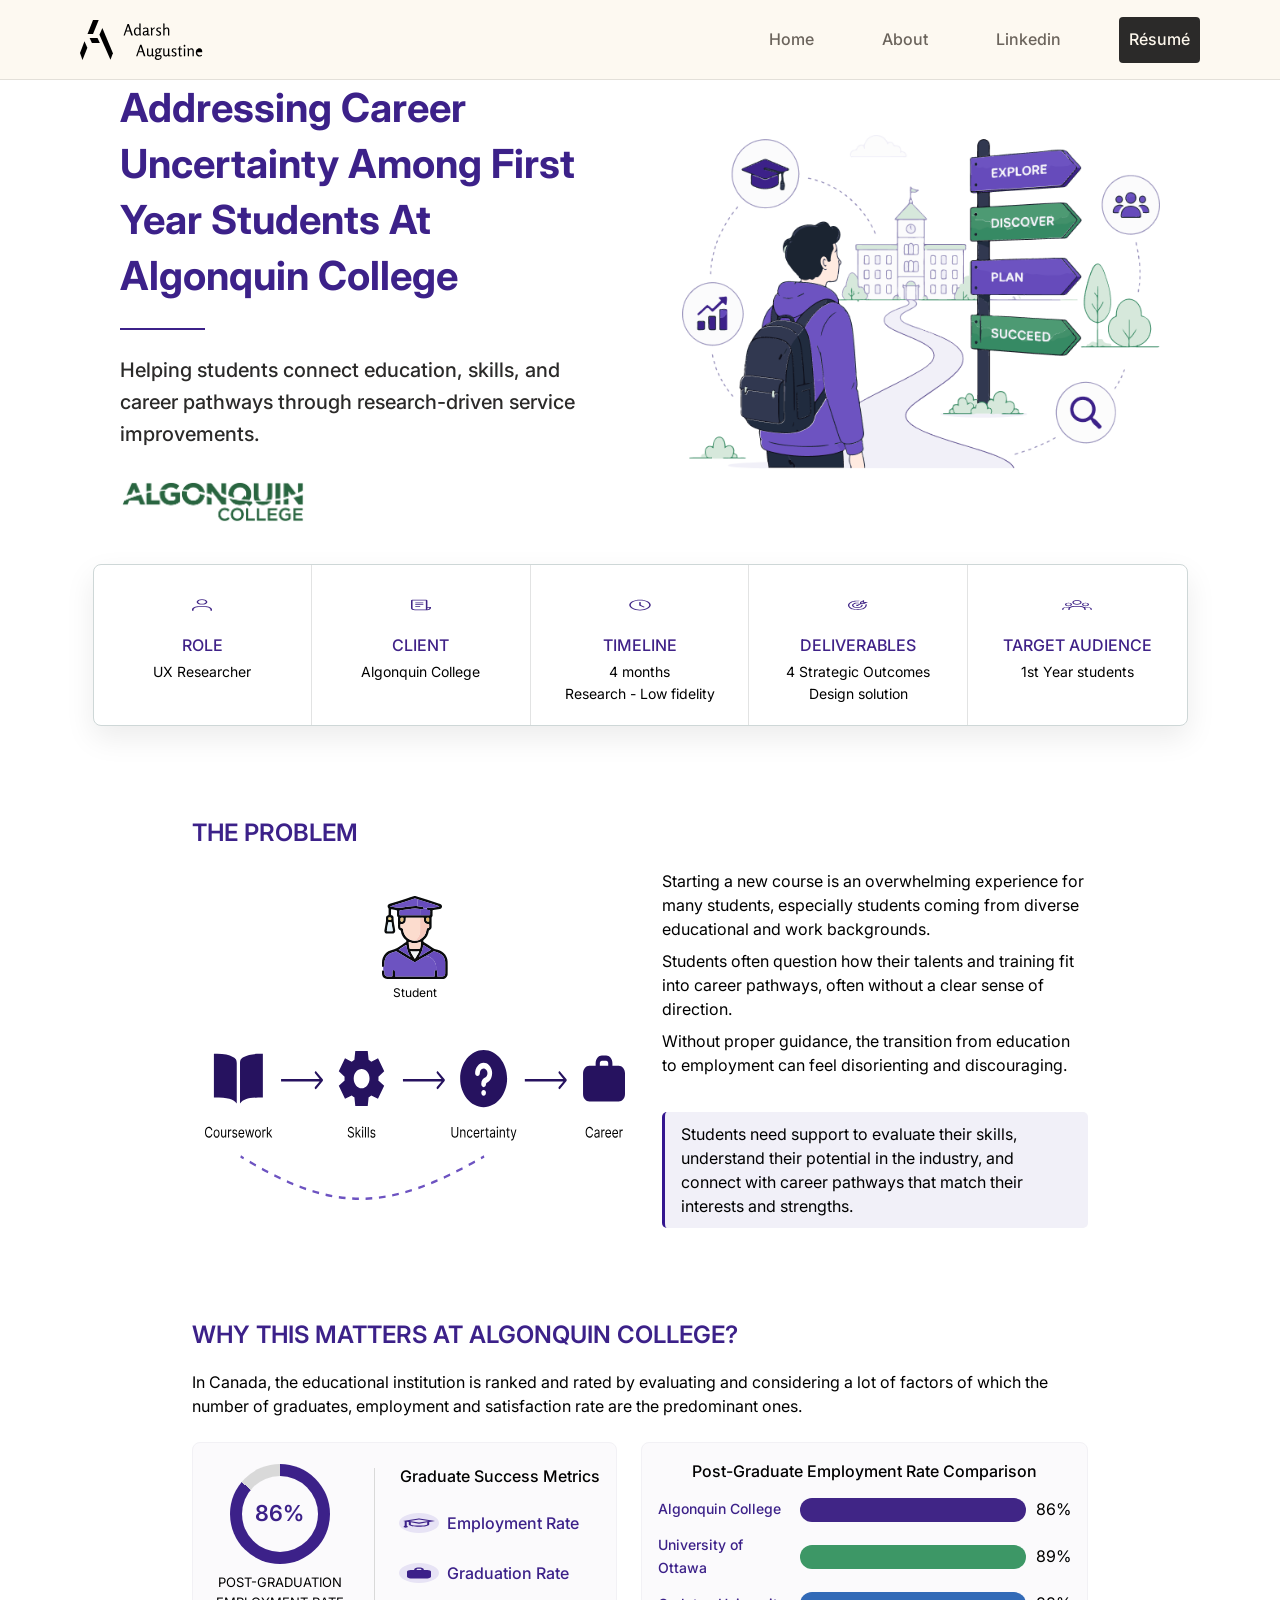
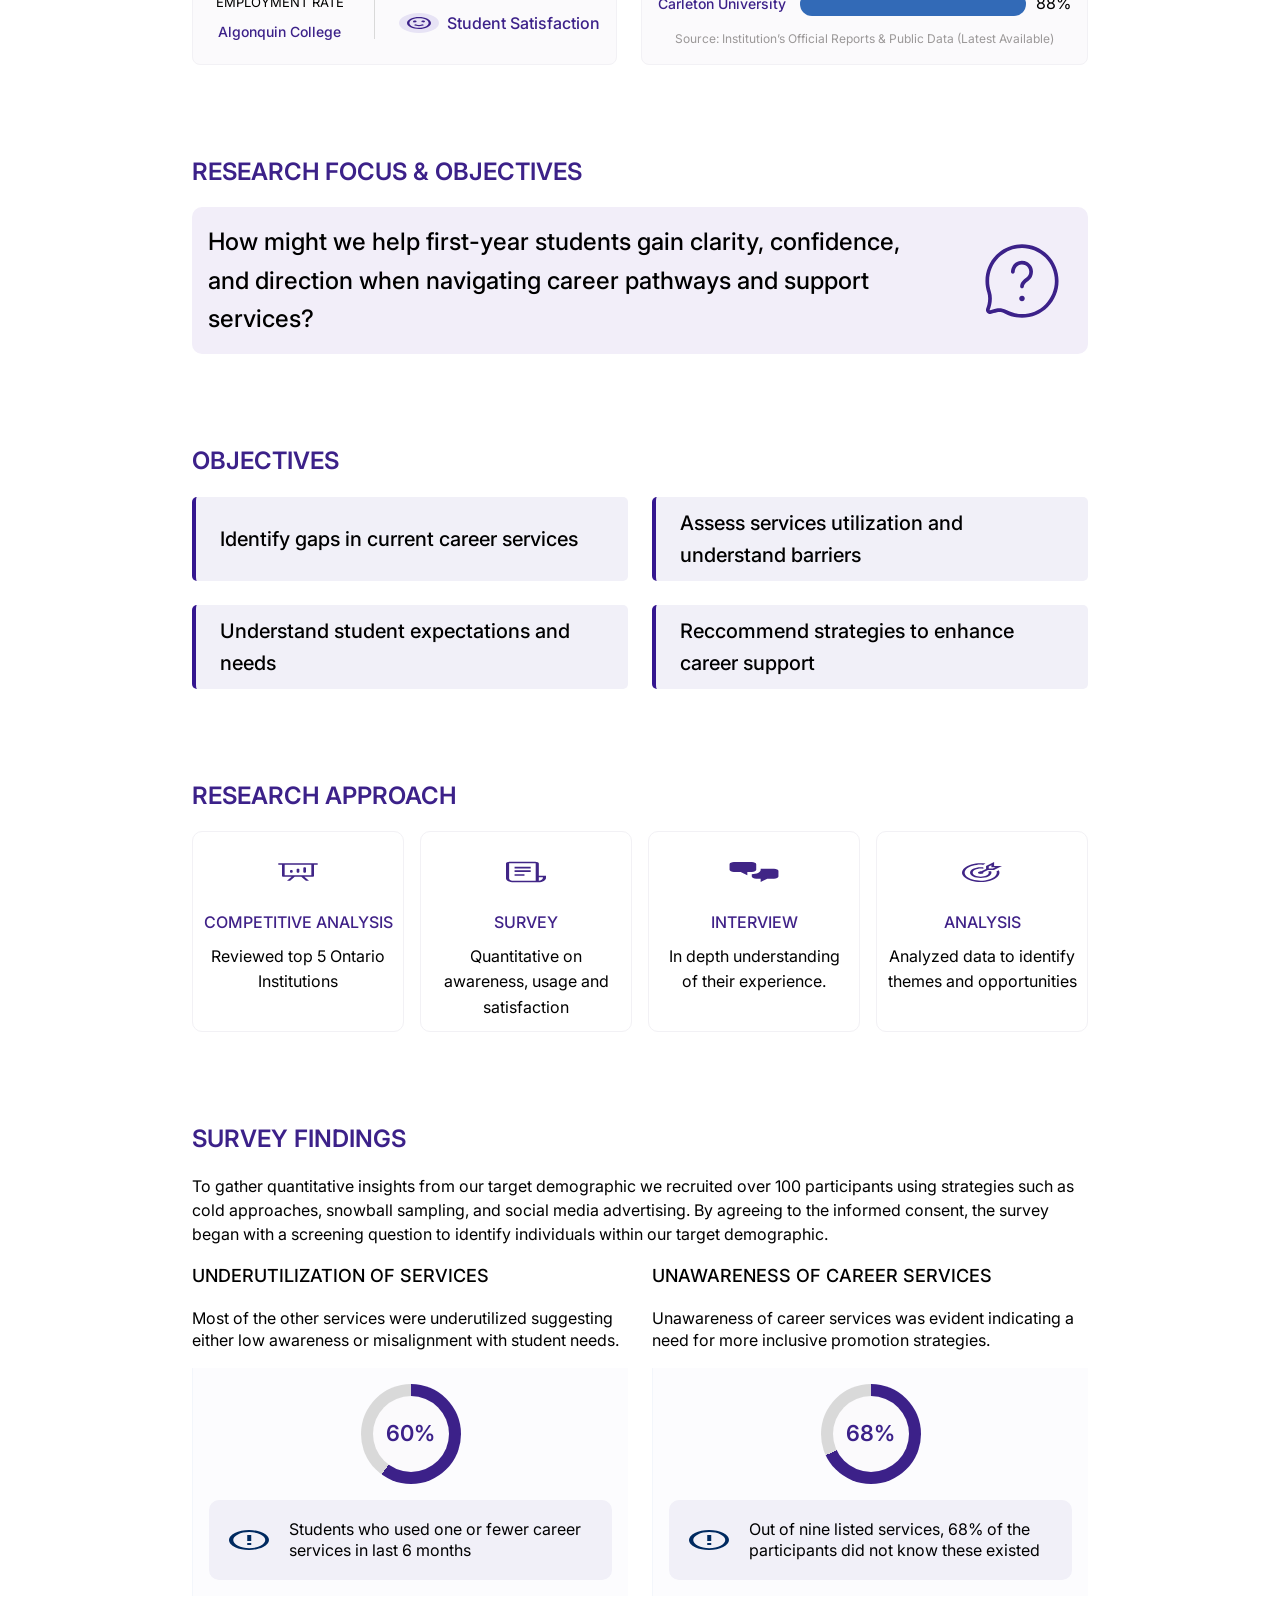
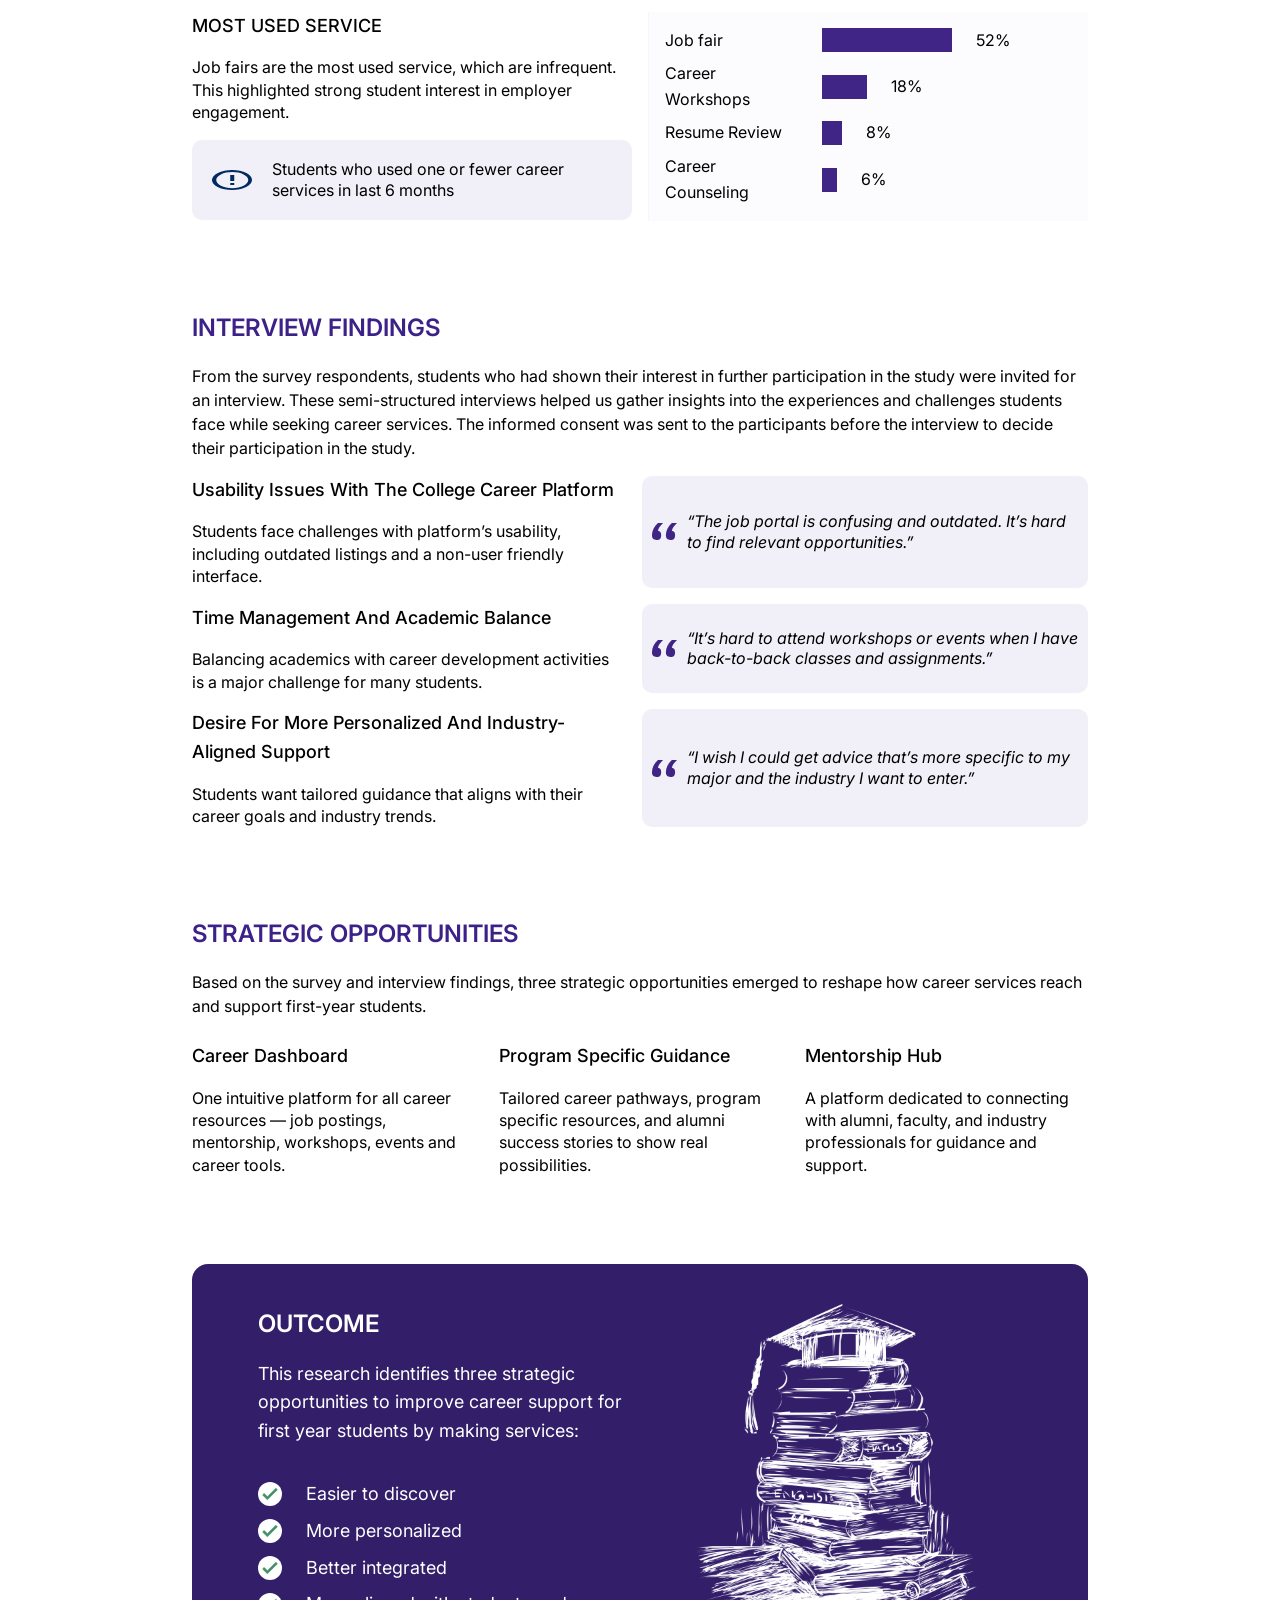
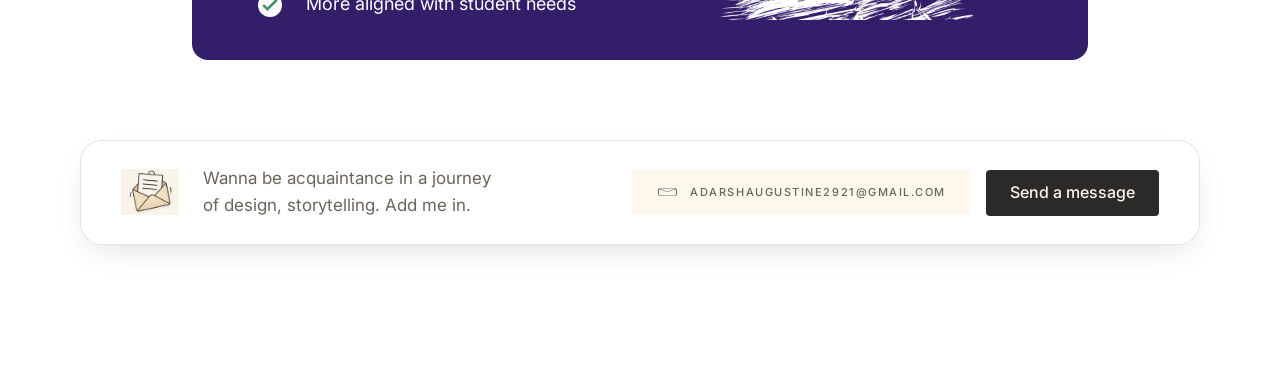
<file: career-service.html>
<!DOCTYPE html>
<html lang="en">
<head>
<meta charset="UTF-8">
<meta name="viewport" content="width=device-width, initial-scale=1.0">
<title>Career Service — UX Research Case Study | Adarsh Augustine</title>
<link rel="preconnect" href="https://fonts.googleapis.com">
<link rel="preconnect" href="https://fonts.gstatic.com" crossorigin>
<link href="https://fonts.googleapis.com/css2?family=Inter:ital,wght@0,400;0,500;0,600;0,700;1,400&family=Work+Sans:wght@400;500&display=swap" rel="stylesheet">
<link rel="stylesheet" href="styles.css">
<link rel="stylesheet" href="career.css">
</head>
<body class="career-page">

<header class="nav">
  <svg class="nav__logo nav__logo--mark" viewBox="0 0 32.9357 39.9509" fill="none" role="img" aria-label="Adarsh Augustine" xmlns="http://www.w3.org/2000/svg">
    <path class="logo-icon-path logo-icon-path-1" d="M32.9357 33.184L22.345 7.881L19.4304 14.7546L30.4994 39.8714L32.9357 33.184Z" fill="var(--fill-0, black)"/>
    <path class="logo-icon-path logo-icon-path-2" d="M0 32.9009L2.484 39.9509L7.3499 27.6626L4.5007 21.1519L0 32.9009Z" fill="var(--fill-0, black)"/>
    <path class="logo-icon-path logo-icon-path-3" d="M17.5215 17.9254L19.8498 23.1086L11.9357 23.1086L9.606 17.9253L17.5215 17.9254Z" fill="var(--fill-0, black)"/>
    <path class="logo-icon-path logo-icon-path-4" d="M18.7157 0L13.0322 0L7.504 14.02L13.0321 14.02L18.7157 0Z" fill="var(--fill-0, black)"/>
  </svg>
  <svg class="nav__logo nav__logo--full" viewBox="0 0 122.239 40" fill="none" overflow="visible" role="img" aria-label="Adarsh Augustine" xmlns="http://www.w3.org/2000/svg">
    <g id="Vector">
      <path class="logo-icon-path logo-icon-path-1" d="M32.9357 33.184L22.345 7.881L19.4304 14.7546L30.4994 39.8714L32.9357 33.184Z" fill="var(--fill-0, black)"/>
      <path class="logo-icon-path logo-icon-path-2" d="M0 32.9009L2.484 39.9509L7.3499 27.6626L4.5007 21.1519L0 32.9009Z" fill="var(--fill-0, black)"/>
      <path class="logo-icon-path logo-icon-path-3" d="M17.5215 17.9254L19.8498 23.1086L11.9357 23.1086L9.606 17.9253L17.5215 17.9254Z" fill="var(--fill-0, black)"/>
      <path class="logo-icon-path logo-icon-path-4" d="M18.7157 0L13.0322 0L7.504 14.02L13.0321 14.02L18.7157 0Z" fill="var(--fill-0, black)"/>
    </g>
    <g id="Vector_2">
      <path d="M48.9399 3.99347L52.9047 15.4475H51.2842L49.9626 11.5141H46.1865L44.8491 15.4475H43.5275L47.5081 3.99347H48.9399ZM48.0903 5.91297L46.5484 10.4442H49.6007L48.0903 5.91297Z" fill="var(--fill-0, black)"/>
      <path d="M57.3709 7.45486C57.7275 7.45486 58.0841 7.51255 58.4407 7.62793C58.7974 7.74331 59.1068 7.92162 59.369 8.16287C59.3585 8.01602 59.348 7.87442 59.3375 7.73807C59.3375 7.59122 59.3375 7.44962 59.3375 7.31326V4.38681L59.1173 3.45853H60.6277V13.1976C60.6277 13.4179 60.6434 13.6644 60.6749 13.9371C60.7064 14.2098 60.7588 14.4773 60.8322 14.7395C60.9057 14.9912 61.0001 15.2168 61.1154 15.416L59.7309 15.5891C59.6575 15.4108 59.5945 15.2325 59.5421 15.0542C59.4896 14.8759 59.4529 14.6975 59.432 14.5192C59.1592 14.8759 58.8183 15.1538 58.4093 15.3531C58.0002 15.5524 57.5701 15.6521 57.1191 15.6521C56.5737 15.6521 56.0964 15.5367 55.6874 15.3059C55.2783 15.0752 54.9374 14.7657 54.6647 14.3776C54.4025 13.979 54.2032 13.5438 54.0668 13.0717C53.9409 12.5892 53.878 12.1015 53.878 11.6085C53.878 11.0736 53.9462 10.5596 54.0825 10.0666C54.2294 9.56316 54.4444 9.11738 54.7276 8.72928C55.0213 8.34119 55.3884 8.03176 55.829 7.801C56.2695 7.57024 56.7835 7.45486 57.3709 7.45486ZM57.4023 8.52474C56.9932 8.52474 56.6471 8.6139 56.3639 8.79221C56.0912 8.97053 55.8709 9.20653 55.7031 9.50023C55.5458 9.79392 55.4304 10.1191 55.357 10.4757C55.294 10.8218 55.2626 11.168 55.2626 11.5141C55.2626 11.8708 55.2993 12.2274 55.3727 12.584C55.4566 12.9301 55.5825 13.2501 55.7503 13.5438C55.9286 13.8374 56.1594 14.0734 56.4426 14.2518C56.7363 14.4196 57.0929 14.5035 57.5125 14.5035C57.8796 14.5035 58.2152 14.3986 58.5194 14.1888C58.8341 13.9686 59.1068 13.7273 59.3375 13.4651V10.8218C59.3375 10.4023 59.2694 10.0194 59.133 9.67329C59.0071 9.32716 58.8026 9.0492 58.5194 8.83942C58.2362 8.62963 57.8638 8.52474 57.4023 8.52474Z" fill="var(--fill-0, black)"/>
      <path d="M65.9239 7.43913C66.7525 7.43913 67.3766 7.66464 67.7962 8.11567C68.2157 8.5667 68.4255 9.20129 68.4255 10.0194V13.9371C68.4255 14.1574 68.4675 14.3095 68.5514 14.3934C68.6353 14.4668 68.735 14.5035 68.8503 14.5035C68.9447 14.5035 69.0444 14.493 69.1493 14.472C69.2542 14.4406 69.3538 14.4039 69.4482 14.3619L69.7314 15.2115C69.5636 15.3059 69.3486 15.3898 69.0863 15.4632C68.8346 15.5472 68.5724 15.5891 68.2997 15.5891C68.0269 15.5891 67.7805 15.5157 67.5602 15.3688C67.3399 15.2115 67.2036 14.9283 67.1511 14.5192C66.8469 14.8444 66.4903 15.1119 66.0812 15.3216C65.6722 15.5209 65.2421 15.6206 64.7911 15.6206C64.1722 15.6206 63.6583 15.437 63.2492 15.0699C62.8401 14.7028 62.6356 14.1993 62.6356 13.5595C62.6356 12.9616 62.7772 12.4844 63.0604 12.1277C63.3541 11.7711 63.7317 11.5036 64.1932 11.3253C64.6547 11.147 65.1425 11.0264 65.6564 10.9634C66.1809 10.9005 66.6686 10.869 67.1196 10.869V10.0352C67.1196 9.74147 67.0829 9.47925 67.0095 9.24849C66.9361 9.00724 66.805 8.81844 66.6162 8.68208C66.4274 8.53523 66.1599 8.46181 65.8138 8.46181C65.4152 8.46181 65.0323 8.54048 64.6652 8.69781C64.2981 8.85515 63.931 9.08591 63.5639 9.39009L62.9188 8.46181C63.3488 8.11567 63.8208 7.85869 64.3348 7.69086C64.8488 7.52304 65.3785 7.43913 65.9239 7.43913ZM67.1196 11.8917C66.8364 11.8917 66.5165 11.9075 66.1599 11.9389C65.8033 11.9599 65.4571 12.0228 65.1215 12.1277C64.7858 12.2221 64.5079 12.3795 64.2876 12.5997C64.0778 12.82 63.9729 13.1242 63.9729 13.5123C63.9729 13.8584 64.0883 14.1154 64.3191 14.2832C64.5603 14.4406 64.8593 14.5192 65.2159 14.5192C65.5935 14.5192 65.9239 14.4143 66.2071 14.2046C66.4903 13.9948 66.7106 13.7273 66.8679 13.4022C67.0357 13.077 67.1196 12.7413 67.1196 12.3952V11.8917Z" fill="var(--fill-0, black)"/>
      <path d="M71.9049 7.48633C72.0937 7.94785 72.2143 8.43559 72.2667 8.94955C72.5394 8.5195 72.9066 8.16812 73.3681 7.8954C73.8296 7.62269 74.3173 7.48633 74.8313 7.48633L74.5166 8.87088C74.0132 8.87088 73.5831 9.002 73.2265 9.26422C72.8803 9.52645 72.5709 9.85685 72.2982 10.2554V15.4475H70.9923V9.78343C70.9923 9.57365 70.9766 9.33764 70.9451 9.07542C70.9136 8.81319 70.8612 8.55621 70.7878 8.30447C70.7144 8.05274 70.6147 7.83771 70.4888 7.6594L71.9049 7.48633Z" fill="var(--fill-0, black)"/>
      <path d="M79.0421 7.43913C79.3988 7.43913 79.7501 7.48633 80.0963 7.58073C80.4529 7.66464 80.7781 7.801 81.0718 7.9898L80.6155 8.99675C80.3847 8.80795 80.1277 8.66635 79.8445 8.57194C79.5613 8.47754 79.2834 8.43034 79.0107 8.43034C78.6226 8.43034 78.2817 8.5195 77.988 8.69781C77.7048 8.87613 77.5632 9.1436 77.5632 9.50023C77.5632 9.75196 77.6209 9.96174 77.7362 10.1296C77.8621 10.2974 78.0247 10.439 78.224 10.5544C78.4233 10.6698 78.6383 10.7851 78.8691 10.9005C79.1313 11.0264 79.3935 11.1575 79.6557 11.2939C79.9284 11.4197 80.1749 11.5771 80.3952 11.7659C80.626 11.9442 80.8095 12.1644 80.9459 12.4267C81.0927 12.6784 81.1662 12.9931 81.1662 13.3707C81.1662 13.8951 81.035 14.3304 80.7728 14.6766C80.5211 15.0122 80.1854 15.2587 79.7659 15.416C79.3568 15.5734 78.911 15.6521 78.4285 15.6521C78.009 15.6521 77.5894 15.5944 77.1698 15.479C76.7503 15.3636 76.3622 15.201 76.0055 14.9912L76.5562 14.0315C76.808 14.2203 77.0912 14.3724 77.4058 14.4878C77.7205 14.6031 78.0247 14.6608 78.3184 14.6608C78.717 14.6608 79.0631 14.5664 79.3568 14.3776C79.661 14.1888 79.8131 13.9056 79.8131 13.528C79.8131 13.2658 79.7292 13.0508 79.5613 12.8829C79.404 12.7046 79.1995 12.5473 78.9477 12.4109C78.696 12.2746 78.4338 12.1435 78.161 12.0176C77.8464 11.8603 77.5369 11.6924 77.2328 11.5141C76.9391 11.3253 76.6978 11.0893 76.509 10.8061C76.3202 10.5229 76.2258 10.161 76.2258 9.72049C76.2258 9.21702 76.3569 8.79746 76.6192 8.46181C76.8919 8.12616 77.2433 7.87442 77.6733 7.7066C78.1034 7.52828 78.5596 7.43913 79.0421 7.43913Z" fill="var(--fill-0, black)"/>
      <path d="M84.544 3.45853V8.55621C84.8796 8.24154 85.2415 7.97407 85.6296 7.7538C86.0177 7.53353 86.4477 7.42339 86.9197 7.42339C87.4966 7.42339 87.9581 7.54402 88.3043 7.78527C88.6504 8.02651 88.9022 8.35692 89.0595 8.77648C89.2168 9.18555 89.2955 9.66281 89.2955 10.2082V15.4475H88.0053V10.633C88.0053 10.3079 87.9791 9.99321 87.9267 9.68903C87.8847 9.37436 87.7746 9.11213 87.5963 8.90235C87.418 8.69257 87.119 8.58768 86.6995 8.58768C86.4372 8.58768 86.175 8.64012 85.9128 8.74501C85.661 8.8499 85.4198 8.98102 85.189 9.13835C84.9583 9.29569 84.7432 9.45827 84.544 9.62609V15.4475H83.2538V4.38681L83.0493 3.45853H84.544Z" fill="var(--fill-0, black)"/>
      <path d="M61.5302 24.8271L65.4951 36.2812H63.8745L62.5529 32.3478H58.7768L57.4395 36.2812H56.1179L60.0985 24.8271H61.5302ZM60.6806 26.7466L59.1387 31.2779H62.191L60.6806 26.7466Z" fill="var(--fill-0, black)"/>
      <path d="M68.3249 28.4616V33.276C68.3249 33.5802 68.3511 33.8949 68.4036 34.2201C68.456 34.5347 68.5714 34.797 68.7497 35.0067C68.9385 35.2165 69.2322 35.3214 69.6308 35.3214C70.0189 35.3214 70.3703 35.2375 70.6849 35.0697C71.0101 34.9018 71.2723 34.6711 71.4716 34.3774C71.6709 34.0732 71.7706 33.7218 71.7706 33.3232V29.3899C71.7706 29.3794 71.7548 29.3059 71.7234 29.1696C71.6919 29.0227 71.6604 28.8759 71.629 28.729C71.5975 28.5717 71.5765 28.4825 71.566 28.4616H73.0764V34.755C73.0764 34.9543 73.1079 35.1011 73.1708 35.1955C73.2443 35.2899 73.3544 35.3371 73.5013 35.3371C73.6481 35.3371 73.8474 35.2899 74.0991 35.1955L74.3823 36.0452C74.1726 36.1605 73.9365 36.2497 73.6743 36.3126C73.4226 36.386 73.1813 36.4228 72.9506 36.4228C72.6779 36.4228 72.4366 36.3441 72.2268 36.1868C72.0171 36.0294 71.8807 35.7515 71.8178 35.3529C71.5136 35.6675 71.1465 35.935 70.7164 36.1553C70.2968 36.3756 69.8616 36.4857 69.4105 36.4857C68.8336 36.4857 68.3669 36.3651 68.0102 36.1238C67.6641 35.8826 67.4124 35.5574 67.255 35.1483C67.0977 34.7288 67.019 34.2463 67.019 33.7008V29.3899L66.8145 28.4616H68.3249Z" fill="var(--fill-0, black)"/>
      <path d="M77.9182 28.2728C78.2224 28.2728 78.5108 28.3095 78.7836 28.3829C79.0668 28.4563 79.3552 28.493 79.6489 28.493C80.0475 28.493 80.4513 28.4721 80.8604 28.4301C81.2695 28.3777 81.6995 28.32 82.1505 28.257L81.8673 29.3899H80.6086C80.5352 29.3899 80.4566 29.3899 80.3726 29.3899C80.2992 29.3794 80.2258 29.3689 80.1524 29.3584C80.3307 29.5996 80.4618 29.8514 80.5457 30.1136C80.6401 30.3758 80.6873 30.6433 80.6873 30.916C80.6873 31.4405 80.5719 31.9125 80.3412 32.332C80.1104 32.7516 79.7695 33.082 79.3185 33.3232C78.878 33.554 78.3378 33.6694 77.6979 33.6694C77.4357 33.6694 77.205 33.7376 77.0057 33.8739C76.8064 34.0103 76.7067 34.2201 76.7067 34.5033C76.7067 34.6921 76.7539 34.8284 76.8483 34.9123C76.9532 34.9858 77.0791 35.0277 77.2259 35.0382C77.3728 35.0487 77.5196 35.0539 77.6665 35.0539H79.1926C79.4653 35.0539 79.7433 35.0749 80.0265 35.1169C80.3202 35.1483 80.5877 35.2218 80.8289 35.3371C81.0702 35.442 81.2642 35.6046 81.4111 35.8249C81.5684 36.0347 81.6471 36.3231 81.6471 36.6902C81.6471 37.2671 81.5317 37.7601 81.3009 38.1692C81.0702 38.5783 80.7607 38.9087 80.3726 39.1604C79.9846 39.4226 79.5493 39.6114 79.0668 39.7268C78.5843 39.8422 78.0965 39.8999 77.6035 39.8999C77.3098 39.8999 77.0004 39.8632 76.6753 39.7897C76.3501 39.7268 76.0407 39.6167 75.747 39.4593C75.4638 39.3125 75.233 39.1132 75.0547 38.8615C74.8764 38.6097 74.7872 38.2951 74.7872 37.9174C74.7872 37.5189 74.9079 37.1675 75.1491 36.8633C75.4008 36.5591 75.6893 36.3021 76.0144 36.0924V36.0452C75.7837 35.9298 75.6001 35.7724 75.4638 35.5731C75.3379 35.3634 75.275 35.1431 75.275 34.9123C75.275 34.776 75.3274 34.6501 75.4323 34.5347C75.5372 34.4089 75.6683 34.2463 75.8256 34.047C75.9935 33.8477 76.1718 33.575 76.3606 33.2288C75.9935 32.9771 75.6998 32.6572 75.4795 32.2691C75.2592 31.8705 75.1491 31.4457 75.1491 30.9947C75.1491 30.4807 75.275 30.0192 75.5267 29.6101C75.7784 29.201 76.1141 28.8759 76.5337 28.6346C76.9637 28.3934 77.4252 28.2728 77.9182 28.2728ZM77.9339 29.2168C77.6822 29.2168 77.4462 29.2954 77.2259 29.4528C77.0161 29.6101 76.8431 29.8199 76.7067 30.0821C76.5809 30.3444 76.5179 30.6433 76.5179 30.9789C76.5179 31.3146 76.5809 31.6188 76.7067 31.8915C76.8326 32.1537 77.0004 32.3635 77.2102 32.5208C77.4305 32.6782 77.6665 32.7568 77.9182 32.7568C78.3483 32.7568 78.6892 32.5943 78.9409 32.2691C79.2031 31.9439 79.3342 31.5191 79.3342 30.9947C79.3342 30.659 79.266 30.3601 79.1297 30.0979C79.0038 29.8251 78.836 29.6101 78.6262 29.4528C78.4164 29.2954 78.1857 29.2168 77.9339 29.2168ZM76.9427 36.2969C76.7434 36.4437 76.5599 36.643 76.3921 36.8948C76.2242 37.157 76.1403 37.4087 76.1403 37.65C76.1403 37.9017 76.2295 38.1167 76.4078 38.2951C76.5966 38.4734 76.8221 38.6045 77.0843 38.6884C77.357 38.7828 77.6088 38.83 77.8395 38.83C78.1123 38.83 78.4007 38.7985 78.7049 38.7356C79.0091 38.6831 79.2923 38.594 79.5545 38.4681C79.8167 38.3423 80.0265 38.1692 80.1838 37.9489C80.3517 37.7286 80.4356 37.4612 80.4356 37.1465C80.4356 36.8738 80.3517 36.6745 80.1838 36.5486C80.016 36.4332 79.8062 36.3598 79.5545 36.3284C79.3133 36.3074 79.072 36.2969 78.8308 36.2969H76.9427Z" fill="var(--fill-0, black)"/>
      <path d="M84.5194 28.4616V33.276C84.5194 33.5802 84.5456 33.8949 84.5981 34.2201C84.6505 34.5347 84.7659 34.797 84.9442 35.0067C85.133 35.2165 85.4267 35.3214 85.8253 35.3214C86.2134 35.3214 86.5648 35.2375 86.8795 35.0697C87.2046 34.9018 87.4668 34.6711 87.6661 34.3774C87.8654 34.0732 87.9651 33.7218 87.9651 33.3232V29.3899C87.9651 29.3794 87.9493 29.3059 87.9179 29.1696C87.8864 29.0227 87.8549 28.8759 87.8235 28.729C87.792 28.5717 87.771 28.4825 87.7605 28.4616H89.271V34.755C89.271 34.9543 89.3024 35.1011 89.3654 35.1955C89.4388 35.2899 89.5489 35.3371 89.6958 35.3371C89.8426 35.3371 90.0419 35.2899 90.2936 35.1955L90.5768 36.0452C90.3671 36.1605 90.1311 36.2497 89.8688 36.3126C89.6171 36.386 89.3759 36.4228 89.1451 36.4228C88.8724 36.4228 88.6311 36.3441 88.4213 36.1868C88.2116 36.0294 88.0752 35.7515 88.0123 35.3529C87.7081 35.6675 87.341 35.935 86.9109 36.1553C86.4914 36.3756 86.0561 36.4857 85.605 36.4857C85.0281 36.4857 84.5614 36.3651 84.2048 36.1238C83.8586 35.8826 83.6069 35.5574 83.4495 35.1483C83.2922 34.7288 83.2135 34.2463 83.2135 33.7008V29.3899L83.009 28.4616H84.5194Z" fill="var(--fill-0, black)"/>
      <path d="M94.4903 28.2728C94.847 28.2728 95.1983 28.32 95.5445 28.4144C95.9011 28.4983 96.2263 28.6346 96.52 28.8234L96.0637 29.8304C95.8329 29.6416 95.5759 29.5 95.2927 29.4056C95.0095 29.3112 94.7316 29.264 94.4589 29.264C94.0708 29.264 93.7299 29.3531 93.4362 29.5315C93.153 29.7098 93.0114 29.9772 93.0114 30.3339C93.0114 30.5856 93.0691 30.7954 93.1844 30.9632C93.3103 31.131 93.4729 31.2726 93.6722 31.388C93.8715 31.5034 94.0865 31.6188 94.3173 31.7342C94.5795 31.86 94.8417 31.9911 95.1039 32.1275C95.3766 32.2534 95.6231 32.4107 95.8434 32.5995C96.0742 32.7778 96.2577 32.9981 96.3941 33.2603C96.5409 33.512 96.6144 33.8267 96.6144 34.2043C96.6144 34.7288 96.4832 35.1641 96.221 35.5102C95.9693 35.8459 95.6336 36.0924 95.2141 36.2497C94.805 36.407 94.3592 36.4857 93.8767 36.4857C93.4572 36.4857 93.0376 36.428 92.618 36.3126C92.1985 36.1972 91.8104 36.0347 91.4537 35.8249L92.0044 34.8651C92.2562 35.0539 92.5394 35.206 92.854 35.3214C93.1687 35.4368 93.4729 35.4945 93.7666 35.4945C94.1652 35.4945 94.5113 35.4001 94.805 35.2113C95.1092 35.0225 95.2613 34.7393 95.2613 34.3617C95.2613 34.0994 95.1774 33.8844 95.0095 33.7166C94.8522 33.5383 94.6477 33.3809 94.3959 33.2446C94.1442 33.1082 93.882 32.9771 93.6092 32.8512C93.2946 32.6939 92.9851 32.5261 92.681 32.3478C92.3873 32.159 92.146 31.923 91.9572 31.6398C91.7684 31.3565 91.674 30.9947 91.674 30.5541C91.674 30.0507 91.8051 29.6311 92.0674 29.2954C92.3401 28.9598 92.6915 28.7081 93.1215 28.5402C93.5516 28.3619 94.0078 28.2728 94.4903 28.2728Z" fill="var(--fill-0, black)"/>
      <path d="M100.511 26.2274C100.438 26.584 100.37 26.9564 100.307 27.3445C100.254 27.7221 100.218 28.0945 100.197 28.4616H102.242L101.975 29.4528H100.197V34.4561C100.197 34.6554 100.218 34.8337 100.26 34.991C100.312 35.1378 100.396 35.2532 100.511 35.3371C100.637 35.4106 100.81 35.4473 101.031 35.4473C101.198 35.4473 101.366 35.4315 101.534 35.4001C101.702 35.3686 101.864 35.3319 102.022 35.2899L102.242 36.171C101.98 36.2444 101.728 36.3074 101.487 36.3598C101.256 36.4228 100.989 36.4542 100.684 36.4542C100.013 36.4542 99.5464 36.2759 99.2841 35.9193C99.0219 35.5627 98.8908 35.0644 98.8908 34.4246V29.4528H97.7265V28.6661C98.0412 28.6556 98.3034 28.5717 98.5132 28.4144C98.723 28.257 98.8961 28.0577 99.0324 27.8165C99.1688 27.5648 99.2789 27.3025 99.3628 27.0298C99.4467 26.7466 99.5097 26.4791 99.5516 26.2274H100.511Z" fill="var(--fill-0, black)"/>
      <path d="M105.47 25.8341C105.47 26.0963 105.375 26.3218 105.187 26.5106C105.008 26.6994 104.783 26.7938 104.51 26.7938C104.248 26.7938 104.022 26.6994 103.833 26.5106C103.655 26.3218 103.566 26.0963 103.566 25.8341C103.566 25.5718 103.655 25.3463 103.833 25.1575C104.022 24.9687 104.248 24.8743 104.51 24.8743C104.772 24.8743 104.998 24.9687 105.187 25.1575C105.375 25.3463 105.47 25.5718 105.47 25.8341ZM105.187 28.4616V36.2812H103.881V29.3899L103.692 28.4616H105.187Z" fill="var(--fill-0, black)"/>
      <path d="M108.679 28.3357C108.752 28.514 108.815 28.6976 108.868 28.8864C108.92 29.0752 108.957 29.264 108.978 29.4528C109.293 29.1381 109.665 28.8654 110.095 28.6346C110.525 28.3934 110.966 28.2728 111.417 28.2728C111.994 28.2728 112.455 28.3934 112.801 28.6346C113.158 28.8759 113.415 29.2063 113.572 29.6259C113.73 30.0349 113.808 30.5122 113.808 31.0576V36.2812H112.518V31.4824C112.518 31.1573 112.492 30.8373 112.439 30.5227C112.397 30.208 112.282 29.951 112.093 29.7517C111.915 29.5419 111.616 29.4371 111.196 29.4371C110.945 29.4371 110.688 29.4895 110.425 29.5944C110.163 29.6888 109.917 29.8147 109.686 29.972C109.455 30.1293 109.245 30.2972 109.057 30.4755V36.2812H107.767V30.7429C107.767 30.5332 107.751 30.2919 107.719 30.0192C107.688 29.736 107.635 29.4633 107.562 29.201C107.489 28.9283 107.384 28.7028 107.247 28.5245L108.679 28.3357Z" fill="var(--fill-0, black)"/>
      <path d="M119.36 28.2728C119.99 28.2728 120.519 28.4039 120.949 28.6661C121.379 28.9178 121.699 29.2745 121.909 29.736C122.129 30.187 122.239 30.7167 122.239 31.3251C122.239 31.4719 122.229 31.624 122.208 31.7814C122.197 31.9282 122.182 32.0855 122.161 32.2534H117.189C117.189 33.2498 117.409 34.0208 117.85 34.5662C118.29 35.1116 118.878 35.3843 119.612 35.3843C119.916 35.3843 120.231 35.3371 120.556 35.2427C120.892 35.1483 121.238 35.0067 121.594 34.8179L122.082 35.6046C121.715 35.8983 121.301 36.1186 120.839 36.2654C120.378 36.4123 119.911 36.4857 119.439 36.4857C118.82 36.4857 118.28 36.3756 117.818 36.1553C117.367 35.9245 116.99 35.6203 116.685 35.2427C116.392 34.8546 116.172 34.4193 116.025 33.9369C115.878 33.4544 115.804 32.9614 115.804 32.4579C115.804 31.9334 115.878 31.4247 116.025 30.9317C116.172 30.4388 116.392 29.993 116.685 29.5944C116.99 29.1853 117.362 28.8654 117.803 28.6346C118.243 28.3934 118.762 28.2728 119.36 28.2728Z" fill="var(--fill-0, black)"/>
    </g>
  </svg>
  <button class="nav__toggle" type="button" aria-label="Toggle navigation menu" aria-expanded="false" aria-controls="nav-links">
    <span></span><span></span><span></span>
  </button>
  <nav class="nav__links" id="nav-links">
    <a href="index.html">Home</a>
    <a href="about.html">About</a>
    <a href="https://www.linkedin.com/in/adarsh-augustine-ux" target="_blank" rel="noopener">Linkedin</a>
    <a href="https://docs.google.com/document/d/17h42TiYOHcUaAq26e9CIxp-ldGM8yglsutl0dhBler0/edit?usp=sharing" class="btn btn--resume" target="_blank" rel="noopener">Résumé</a>
  </nav>
</header>

<header class="career-hero">
  <div class="career-hero__content">
    <h1 class="career-hero__title">Addressing Career Uncertainty Among First Year Students At Algonquin College</h1>
    <hr class="career-hero__rule">
    <p class="career-hero__subtitle">Helping students connect education, skills, and career pathways through research-driven service improvements.</p>
    <img class="career-hero__logo" src="assets/career/logo-algonquin.png?v=2" alt="Algonquin College">
  </div>
  <img class="career-hero__img" src="assets/career/hero-illustration.png" alt="Illustration of a student thinking about career pathways">
</header>

<div class="career-stats">
  <div class="career-stats__item">
    <img src="assets/career/icon-role.svg" alt="">
    <div><span class="career-stats__label">Role</span><span class="career-stats__value">UX Researcher</span></div>
  </div>
  <div class="career-stats__item">
    <img src="assets/career/icon-client.svg" alt="">
    <div><span class="career-stats__label">Client</span><span class="career-stats__value">Algonquin College</span></div>
  </div>
  <div class="career-stats__item">
    <img src="assets/career/icon-timeline.svg" alt="">
    <div><span class="career-stats__label">Timeline</span><span class="career-stats__value">4 months<br>Research - Low fidelity</span></div>
  </div>
  <div class="career-stats__item">
    <img src="assets/career/icon-deliverables.svg" alt="">
    <div><span class="career-stats__label">Deliverables</span><span class="career-stats__value">4 Strategic Outcomes<br>Design solution</span></div>
  </div>
  <div class="career-stats__item">
    <img src="assets/career/icon-audience.svg" alt="">
    <div><span class="career-stats__label">Target audience</span><span class="career-stats__value">1st Year students</span></div>
  </div>
</div>

<main class="career-content">

  <section class="career-problem">
    <h2 class="career-eyebrow">The Problem</h2>
    <div class="career-problem__body">
      <div class="career-problem__visual">
        <div class="career-problem__student">
          <img src="assets/career/icon-student.svg" alt="">
          <span>Student</span>
        </div>
        <img class="career-problem__diagram" src="assets/career/diagram-process.svg" alt="Diagram: Coursework leads to Skills, then Uncertainty, then Career, looping back to Coursework">
      </div>
      <div class="career-problem__text">
        <div>
          <p>Starting a new course is an overwhelming experience for many students, especially students coming from diverse educational and work backgrounds.</p>
          <p>Students often question how their talents and training fit into career pathways, often without a clear sense of direction.</p>
          <p>Without proper guidance, the transition from education to employment can feel disorienting and discouraging.</p>
        </div>
        <p class="career-callout">Students need support to evaluate their skills, understand their potential in the industry, and connect with career pathways that match their interests and strengths.</p>
      </div>
    </div>
  </section>

  <section class="career-matters">
    <h2 class="career-eyebrow">Why this matters at Algonquin College?</h2>
    <p class="career-matters__intro">In Canada, the educational institution is ranked and rated by evaluating and considering a lot of factors of which the number of graduates, employment and satisfaction rate are the predominant ones.</p>

    <div class="career-metrics">
      <div class="career-metric-card">
        <div class="career-donut">
          <div class="career-donut__ring" style="--pct: 86">
            <span>86%</span>
          </div>
          <p class="career-donut__label">POST-GRADUATION<br>EMPLOYMENT RATE</p>
          <p class="career-donut__source">Algonquin College</p>
        </div>
        <hr class="career-metric-divider">
        <div class="career-metric-list">
          <h4>Graduate Success Metrics</h4>
          <div class="career-metric-row">
            <img src="assets/career/icon-employment-rate.svg" alt="">
            <span>Employment Rate</span>
          </div>
          <div class="career-metric-row">
            <img src="assets/career/icon-graduation-rate.svg" alt="">
            <span>Graduation Rate</span>
          </div>
          <div class="career-metric-row">
            <img src="assets/career/icon-satisfaction.svg" alt="">
            <span>Student Satisfaction</span>
          </div>
        </div>
      </div>

      <div class="career-compare">
        <h4>Post-Graduate Employment Rate Comparison</h4>
        <div class="career-compare__row">
          <span class="career-compare__name">Algonquin College</span>
          <div class="career-compare__track">
            <div class="career-compare__bar" style="width: 86%; background: var(--c-purple-bar);"></div>
            <span class="career-compare__pct">86%</span>
          </div>
        </div>
        <div class="career-compare__row">
          <span class="career-compare__name">University of Ottawa</span>
          <div class="career-compare__track">
            <div class="career-compare__bar" style="width: 89%; background: var(--c-green);"></div>
            <span class="career-compare__pct">89%</span>
          </div>
        </div>
        <div class="career-compare__row">
          <span class="career-compare__name">Carleton University</span>
          <div class="career-compare__track">
            <div class="career-compare__bar" style="width: 88%; background: var(--c-blue);"></div>
            <span class="career-compare__pct">88%</span>
          </div>
        </div>
        <p class="career-compare__source">Source: Institution&rsquo;s Official Reports &amp; Public Data (Latest Available)</p>
      </div>
    </div>
  </section>

  <section class="career-focus">
    <h2 class="career-eyebrow">Research Focus &amp; Objectives</h2>
    <div class="career-focus-banner">
      <p>How might we help first-year students gain clarity, confidence, and direction when navigating career pathways and support services?</p>
      <img src="assets/career/icon-question-bubble.svg" alt="">
    </div>
  </section>

  <section class="career-objectives">
    <h2 class="career-eyebrow">Objectives</h2>
    <div class="career-objectives-grid">
      <div class="career-objective"><p>Identify gaps in current career services</p></div>
      <div class="career-objective"><p>Assess services utilization and understand barriers</p></div>
      <div class="career-objective"><p>Understand student expectations and needs</p></div>
      <div class="career-objective"><p>Reccommend strategies to enhance career support</p></div>
    </div>
  </section>

  <section class="career-approach">
    <h2 class="career-eyebrow">Research Approach</h2>
    <div class="career-approach-grid">
      <div class="career-approach-card">
        <img src="assets/career/icon-competitive-analysis.svg" alt="">
        <h4>Competitive Analysis</h4>
        <p>Reviewed top 5 Ontario Institutions</p>
      </div>
      <div class="career-approach-card">
        <img src="assets/career/icon-survey.svg" alt="">
        <h4>Survey</h4>
        <p>Quantitative on awareness, usage and satisfaction</p>
      </div>
      <div class="career-approach-card">
        <img src="assets/career/icon-interview.svg" alt="">
        <h4>Interview</h4>
        <p>In depth understanding of their experience.</p>
      </div>
      <div class="career-approach-card">
        <img src="assets/career/icon-analysis.svg" alt="">
        <h4>Analysis</h4>
        <p>Analyzed data to identify themes and opportunities</p>
      </div>
    </div>
  </section>

  <section class="career-survey">
    <h2 class="career-eyebrow">Survey Findings</h2>
    <p class="career-survey__intro">To gather quantitative insights from our target demographic we recruited over 100 participants using strategies such as cold approaches, snowball sampling, and social media advertising. By agreeing to the informed consent, the survey began with a screening question to identify individuals within our target demographic.</p>

    <div class="career-survey-grid">
      <div class="career-finding">
        <h4>Underutilization of services</h4>
        <p>Most of the other services were underutilized suggesting either low awareness or misalignment with student needs.</p>
        <div class="career-stat-block">
          <div class="career-donut">
            <div class="career-donut__ring" style="--pct: 60"><span>60%</span></div>
          </div>
          <div class="career-insight-row">
            <img src="assets/career/icon-alert-circle.svg" alt="">
            <p>Students who used one or fewer career services in last 6 months</p>
          </div>
        </div>
      </div>
      <div class="career-finding">
        <h4>Unawareness of career services</h4>
        <p>Unawareness of career services was evident indicating a need for more inclusive promotion strategies.</p>
        <div class="career-stat-block">
          <div class="career-donut">
            <div class="career-donut__ring" style="--pct: 68"><span>68%</span></div>
          </div>
          <div class="career-insight-row">
            <img src="assets/career/icon-alert-circle.svg" alt="">
            <p>Out of nine listed services, 68% of the participants did not know these existed</p>
          </div>
        </div>
      </div>
    </div>

    <div class="career-survey-bottom">
      <div class="career-finding">
        <h4>Most Used Service</h4>
        <p>Job fairs are the most used service, which are infrequent. This highlighted strong student interest in employer engagement.</p>
        <div class="career-insight-row">
          <img src="assets/career/icon-alert-circle.svg" alt="">
          <p>Students who used one or fewer career services in last 6 months</p>
        </div>
      </div>
      <div class="career-bar-list">
        <div class="career-bar-row">
          <span class="career-bar-row__name">Job fair</span>
          <div class="career-bar-row__track">
            <div class="career-bar-row__fill" style="width: 52%;"></div>
            <span class="career-bar-row__pct">52%</span>
          </div>
        </div>
        <div class="career-bar-row">
          <span class="career-bar-row__name">Career Workshops</span>
          <div class="career-bar-row__track">
            <div class="career-bar-row__fill" style="width: 18%;"></div>
            <span class="career-bar-row__pct">18%</span>
          </div>
        </div>
        <div class="career-bar-row">
          <span class="career-bar-row__name">Resume Review</span>
          <div class="career-bar-row__track">
            <div class="career-bar-row__fill" style="width: 8%;"></div>
            <span class="career-bar-row__pct">8%</span>
          </div>
        </div>
        <div class="career-bar-row">
          <span class="career-bar-row__name">Career Counseling</span>
          <div class="career-bar-row__track">
            <div class="career-bar-row__fill" style="width: 6%;"></div>
            <span class="career-bar-row__pct">6%</span>
          </div>
        </div>
      </div>
    </div>
  </section>

  <section class="career-interview">
    <h2 class="career-eyebrow">Interview Findings</h2>
    <p class="career-interview__intro">From the survey respondents, students who had shown their interest in further participation in the study were invited for an interview. These semi-structured interviews helped us gather insights into the experiences and challenges students face while seeking career services. The informed consent was sent to the participants before the interview to decide their participation in the study.</p>

    <div class="career-quote-block">
      <div class="career-quote-row">
        <div class="career-quote-row__text">
          <h4>Usability issues with the college career platform</h4>
          <p>Students face challenges with platform&rsquo;s usability, including outdated listings and a non-user friendly interface.</p>
        </div>
        <div class="career-quote">
          <img src="assets/career/icon-quote.svg?v=2" alt="">
          <p>&ldquo;The job portal is confusing and outdated. It&rsquo;s hard to find relevant opportunities.&rdquo;</p>
        </div>
      </div>
      <div class="career-quote-row">
        <div class="career-quote-row__text">
          <h4>Time management and academic balance</h4>
          <p>Balancing academics with career development activities is a major challenge for many students.</p>
        </div>
        <div class="career-quote">
          <img src="assets/career/icon-quote.svg?v=2" alt="">
          <p>&ldquo;It&rsquo;s hard to attend workshops or events when I have back-to-back classes and assignments.&rdquo;</p>
        </div>
      </div>
      <div class="career-quote-row">
        <div class="career-quote-row__text">
          <h4>Desire for more personalized and industry-aligned support</h4>
          <p>Students want tailored guidance that aligns with their career goals and industry trends.</p>
        </div>
        <div class="career-quote">
          <img src="assets/career/icon-quote.svg?v=2" alt="">
          <p>&ldquo;I wish I could get advice that&rsquo;s more specific to my major and the industry I want to enter.&rdquo;</p>
        </div>
      </div>
    </div>
  </section>

  <section class="career-opportunities">
    <h2 class="career-eyebrow">Strategic Opportunities</h2>
    <p class="career-opportunities__intro">Based on the survey and interview findings, three strategic opportunities emerged to reshape how career services reach and support first-year students.</p>
    <div class="career-opportunities-grid">
      <div class="career-opportunity">
        <h4>Career Dashboard</h4>
        <p>One intuitive platform for all career resources &mdash; job postings, mentorship, workshops, events and career tools.</p>
      </div>
      <div class="career-opportunity">
        <h4>Program specific Guidance</h4>
        <p>Tailored career pathways, program specific resources, and alumni success stories to show real possibilities.</p>
      </div>
      <div class="career-opportunity">
        <h4>Mentorship hub</h4>
        <p>A platform dedicated to connecting with alumni, faculty, and industry professionals for guidance and support.</p>
      </div>
    </div>
  </section>

  <section class="career-outcome">
    <div class="career-outcome__text">
      <div>
        <h2 class="career-eyebrow">Outcome</h2>
        <p class="career-outcome__lead">This research identifies three strategic opportunities to improve career support for first year students by making services:</p>
      </div>
      <ul class="career-outcome__checklist">
        <li><img src="assets/career/icon-tick.svg" alt="">Easier to discover</li>
        <li><img src="assets/career/icon-tick.svg" alt="">More personalized</li>
        <li><img src="assets/career/icon-tick.svg" alt="">Better integrated</li>
        <li><img src="assets/career/icon-tick.svg" alt="">More aligned with student needs</li>
      </ul>
    </div>
    <img class="career-outcome__img" src="assets/career/illus-books.png" alt="Illustration of a stack of books topped with a graduation cap">
  </section>

</main>

<footer class="contact">
  <div class="contact__box">
    <div class="contact__message">
      <img class="contact__icon" src="assets/icon-file-cartoon.png" alt="">
      <p class="contact__text">Wanna be acquaintance in a journey of design, storytelling. Add me in.</p>
    </div>
    <div class="contact__actions">
      <div class="contact__email">
        <img class="contact__email-icon" src="assets/icon-mail-outline.svg" alt="">
        <span>adarshaugustine2921@gmail.com</span>
      </div>
      <a href="mailto:adarshaugustine2921@gmail.com" class="btn btn--send">Send a message</a>
    </div>
  </div>

  <div class="contact__bottom">
    <div class="contact__brand">
      <svg class="contact__logo" viewBox="0 0 35 40" fill="none" overflow="visible" aria-hidden="true" xmlns="http://www.w3.org/2000/svg">
        <g id="Vector">
          <path class="rocket-icon-path rocket-icon-path-1" d="M25.0466 26.0236L20.2087 14.4653L18.8756 17.6049L23.932 29.0745L25.0466 26.0236Z" fill="var(--fill-0, black)"/>
          <path class="rocket-icon-path rocket-icon-path-2" d="M10 25.8938L11.1347 29.1188L13.3574 23.5015L12.0559 20.5274L10 25.8938Z" fill="var(--fill-0, black)"/>
          <path class="rocket-icon-path rocket-icon-path-3" d="M18.0038 19.0529L19.0674 21.422L15.4526 21.422L14.3877 19.0529L18.0038 19.0529Z" fill="var(--fill-0, black)"/>
          <path class="rocket-icon-path rocket-icon-path-4" d="M18.549 10.8652L15.9531 10.8652L13.4278 17.2695L15.9531 17.2695L18.549 10.8652Z" fill="var(--fill-0, black)"/>
        </g>
      </svg>
      <span class="contact__copy">
        <img class="contact__copy-icon" src="assets/icon-copyright-vector.svg" alt="">
        Adarsh Augustine 2025
      </span>
    </div>
    <div class="contact__social">
      <a href="https://www.linkedin.com/in/adarsh-augustine-ux" target="_blank" rel="noopener">LinkedIn</a>
      <a href="#" target="_blank" rel="noopener">Behance</a>
    </div>
  </div>
</footer>

<script src="script.js"></script>
</body>
</html>
</file>
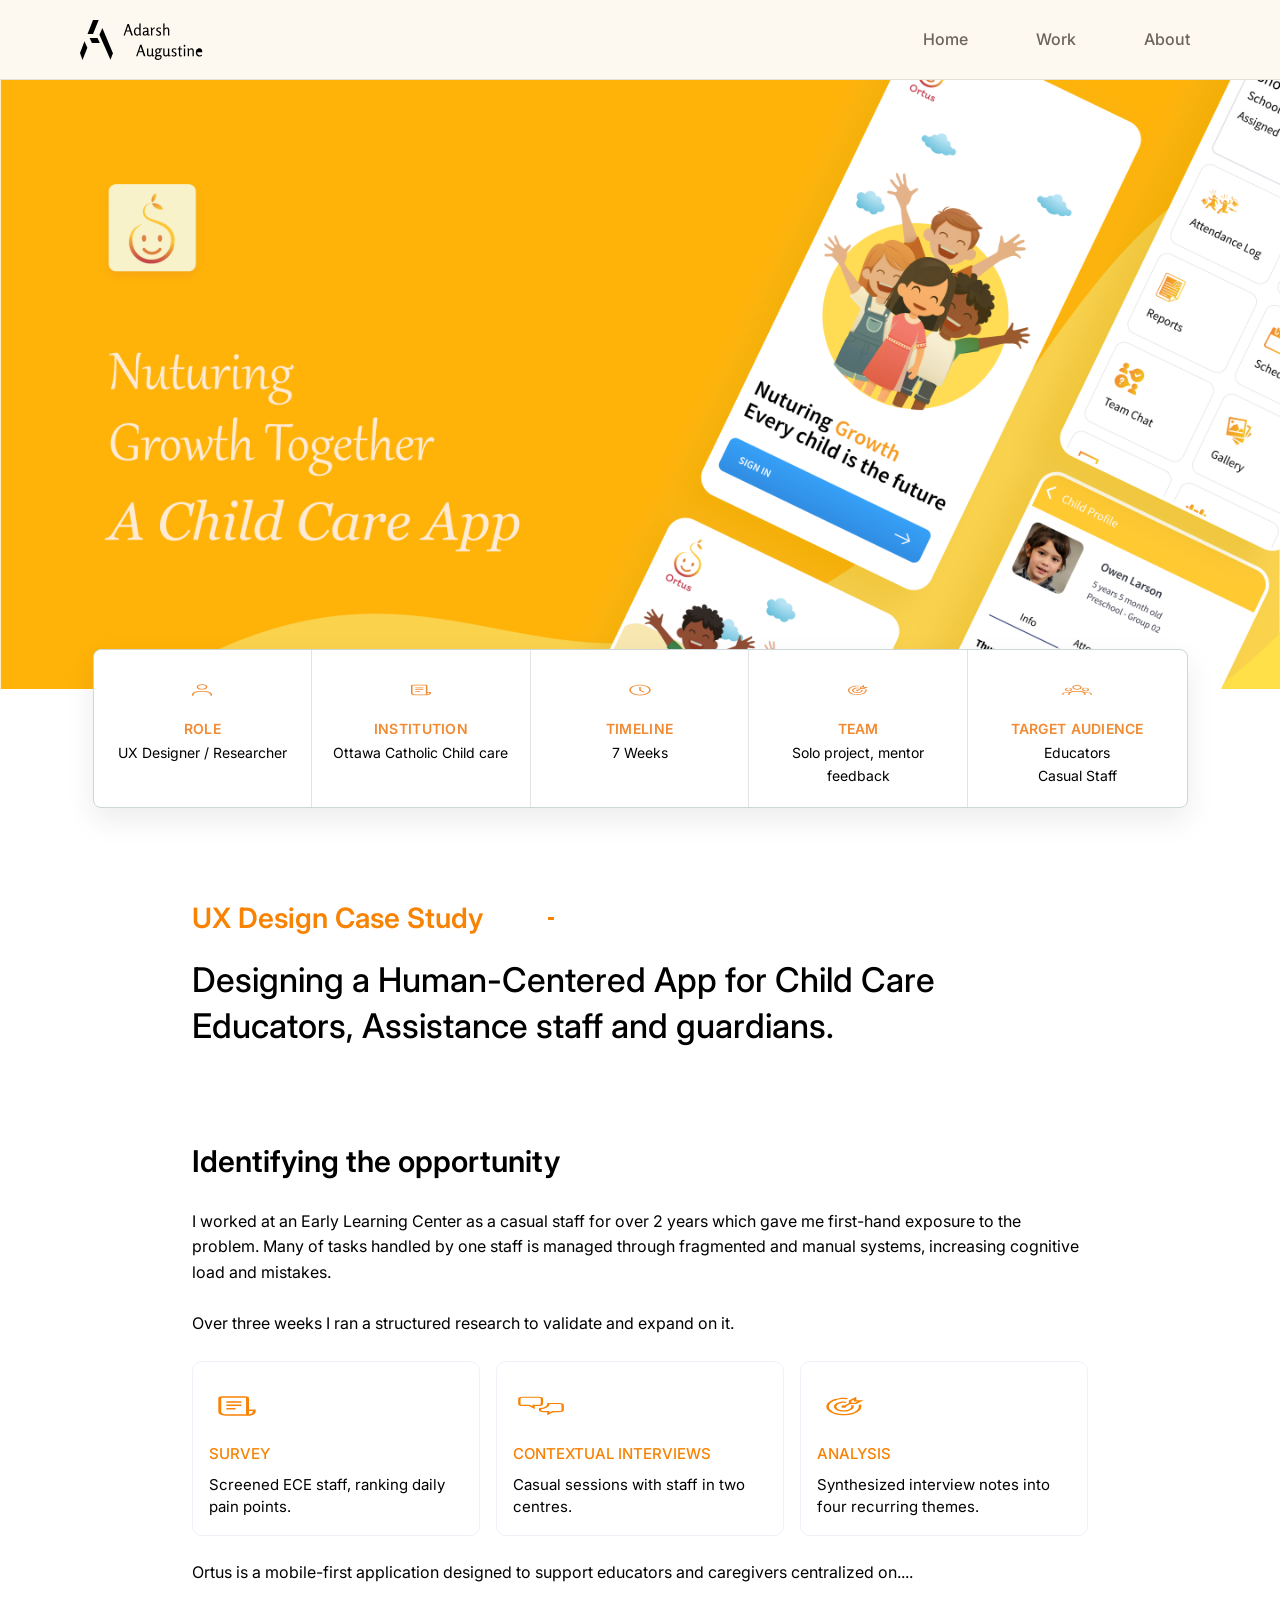
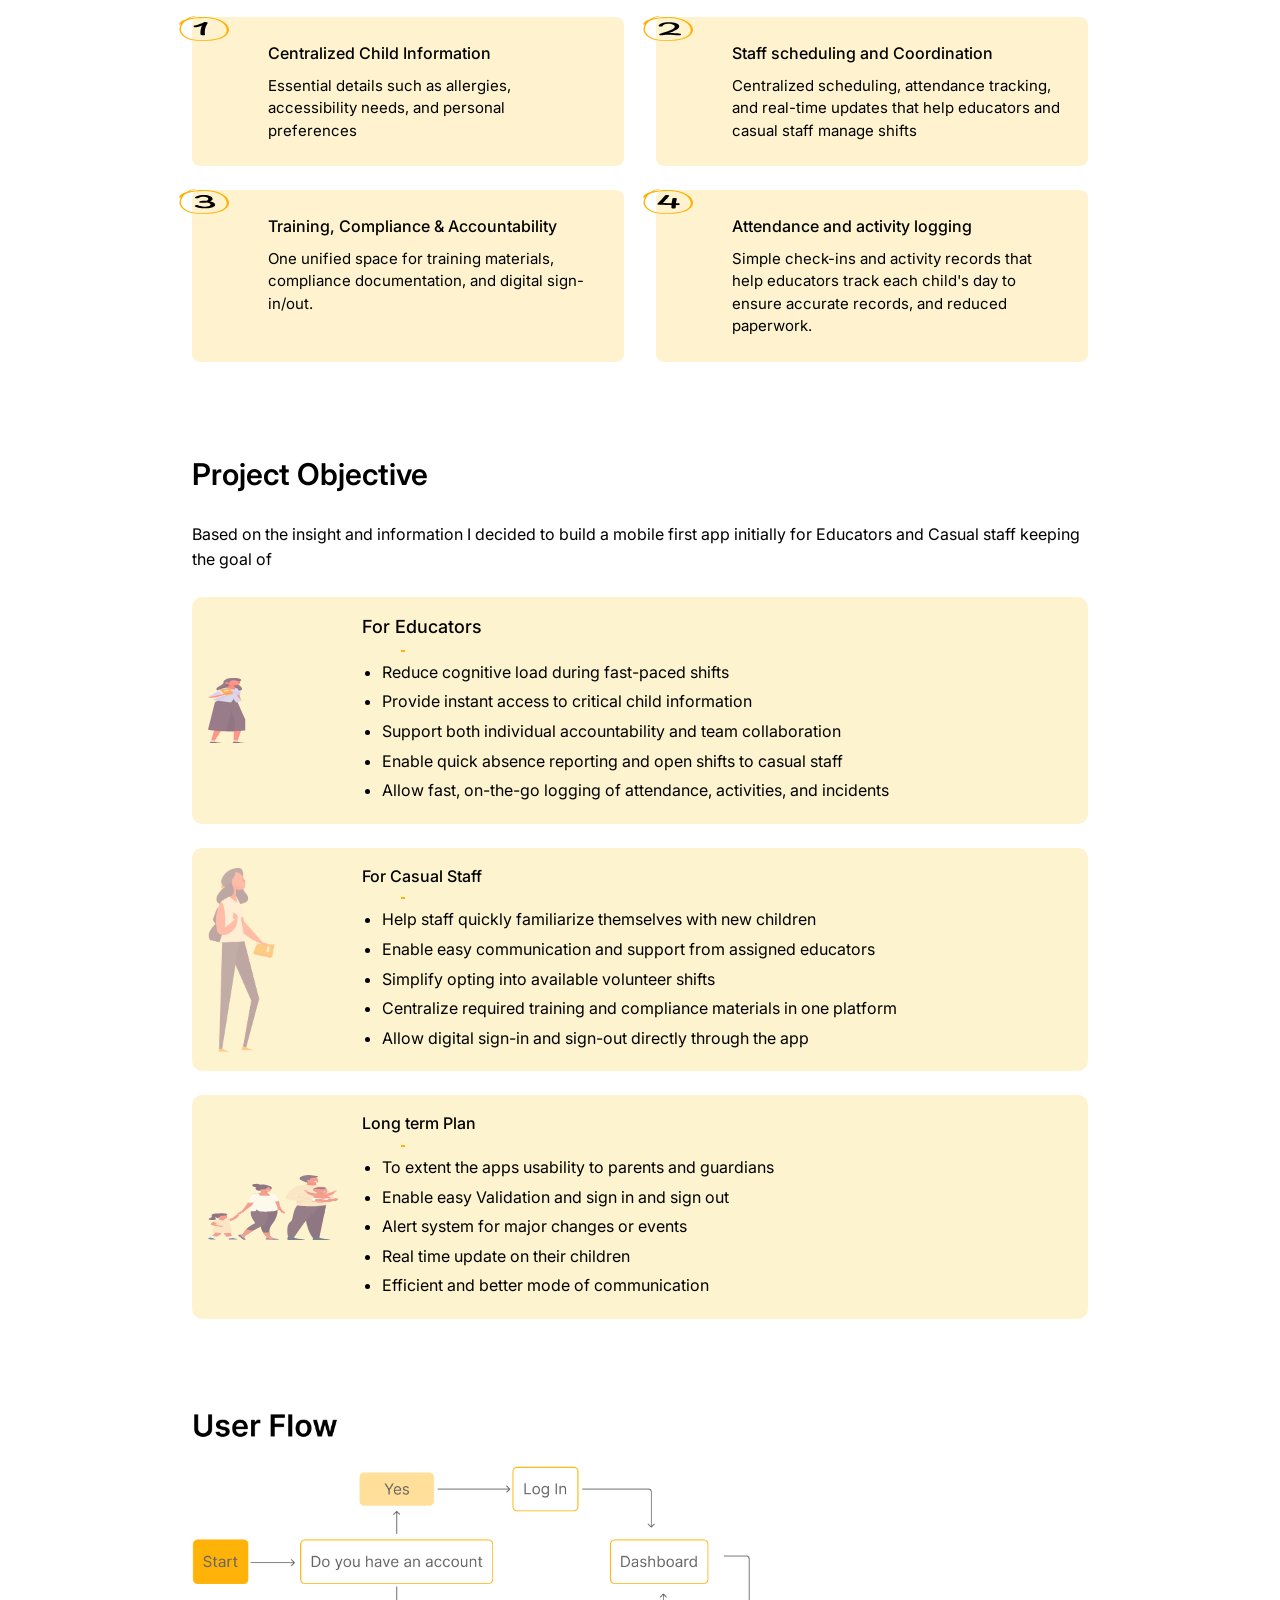
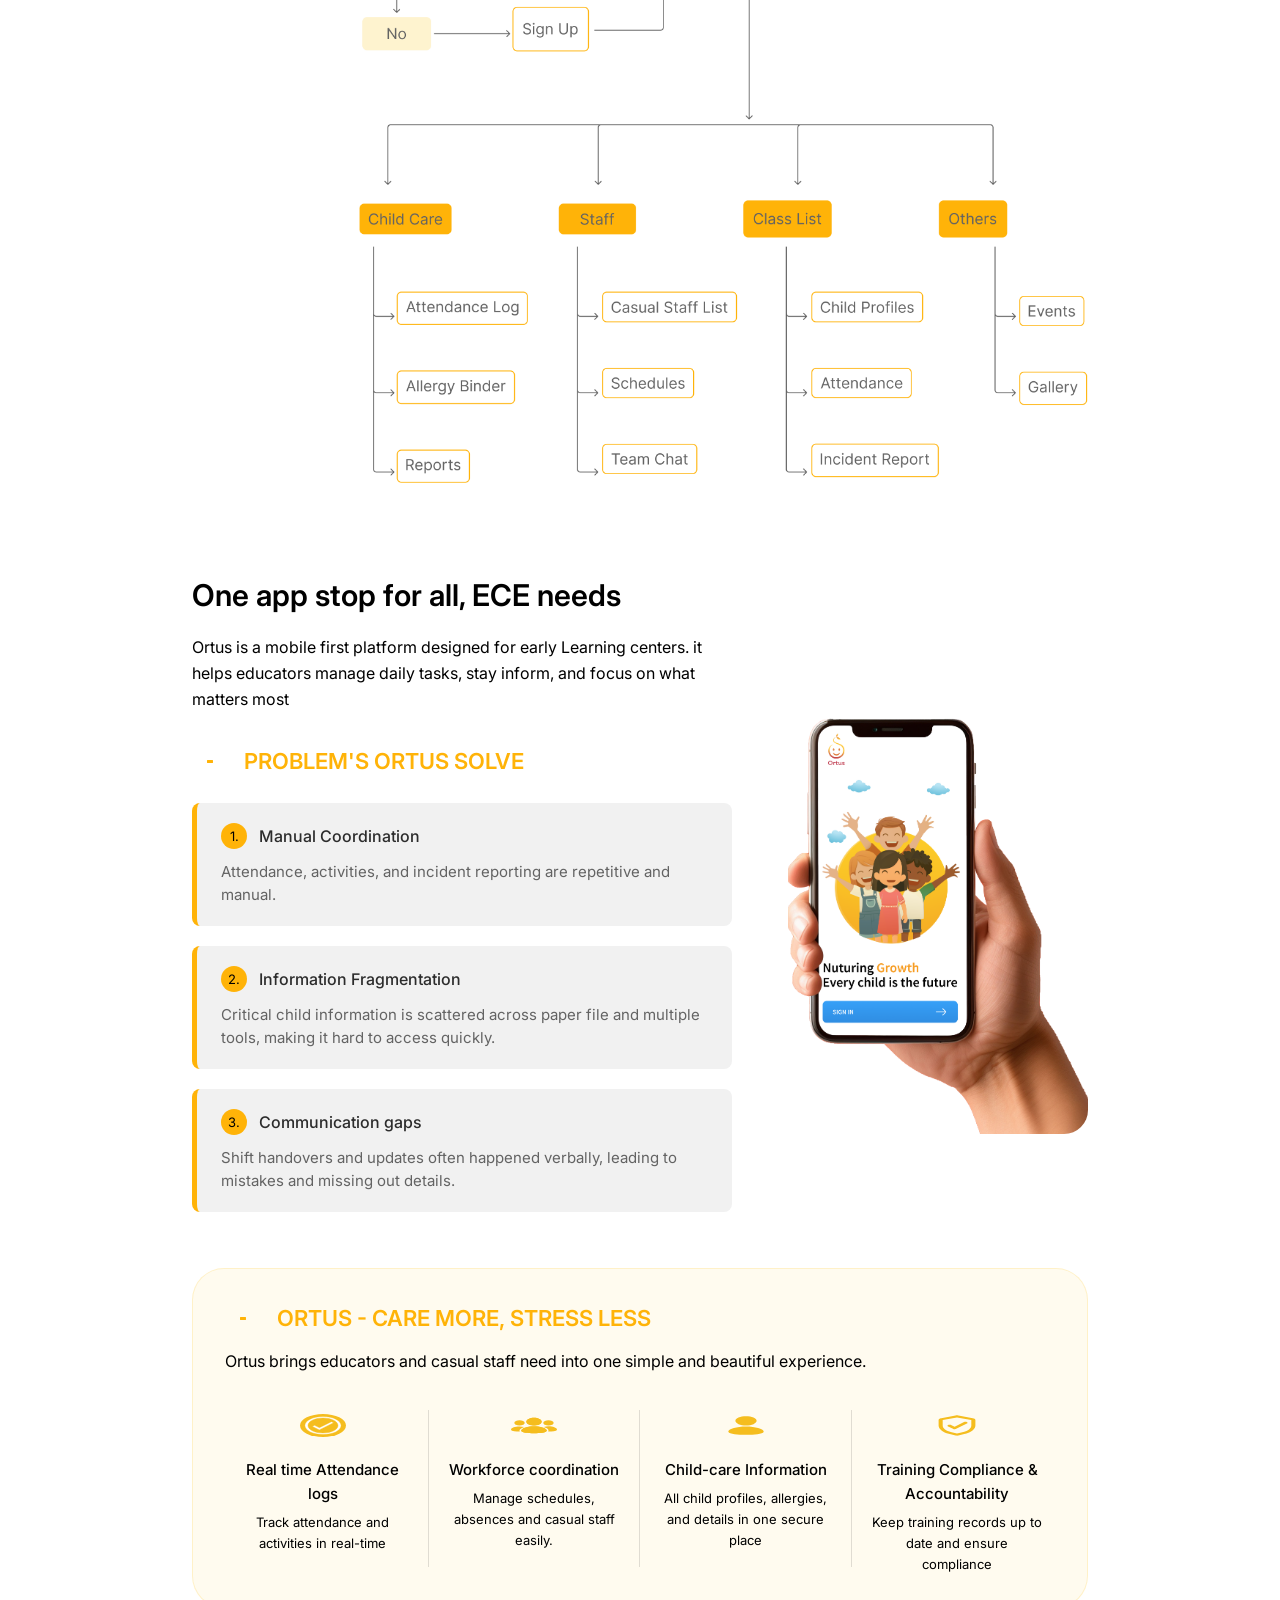
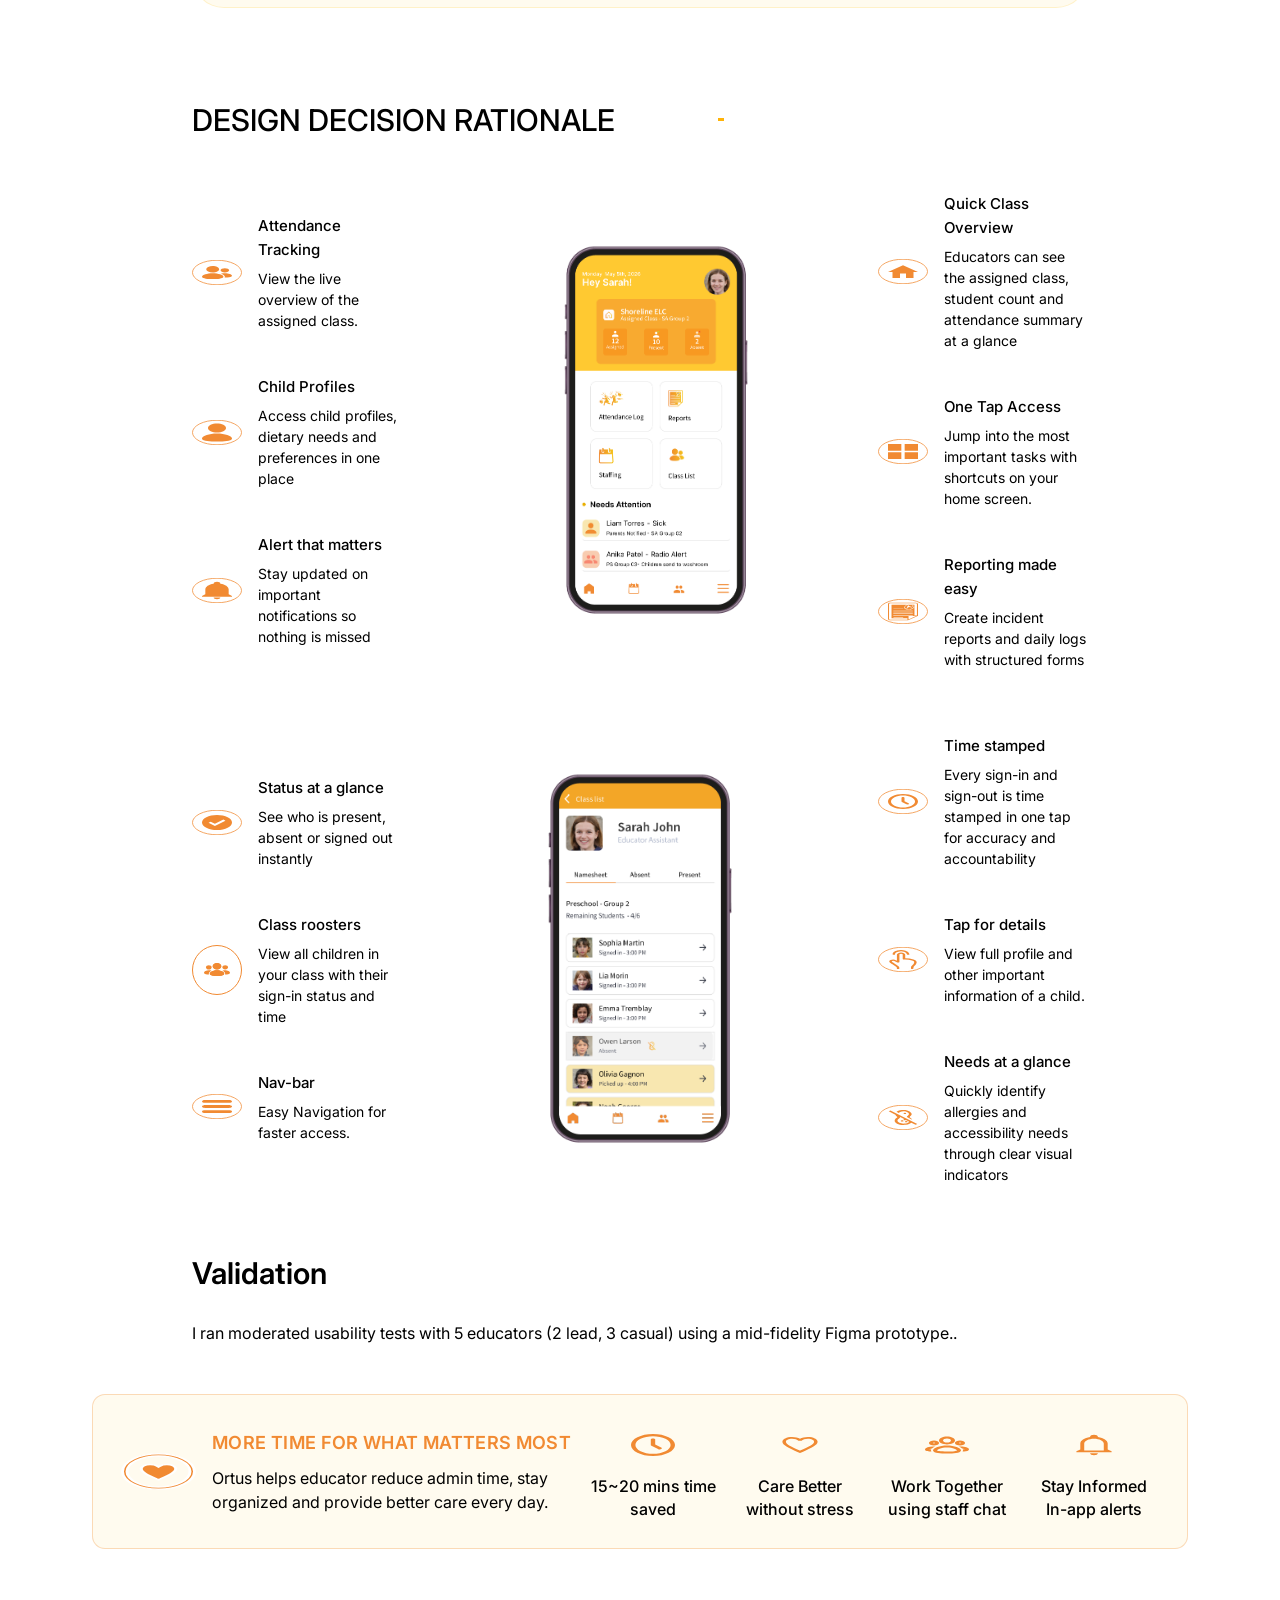
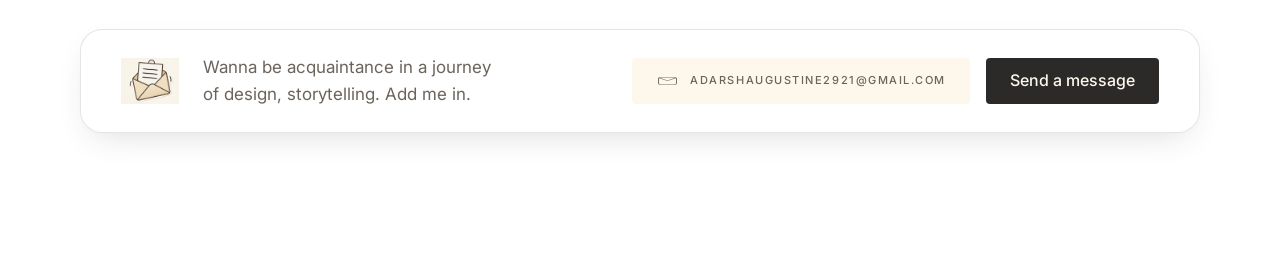
<file: ortus-child-care-app.html>
<!DOCTYPE html>
<html lang="en">
<head>
<meta charset="UTF-8">
<meta name="viewport" content="width=device-width, initial-scale=1.0">
<title>Ortus — Child Care App Case Study | Adarsh Augustine</title>
<link rel="preconnect" href="https://fonts.googleapis.com">
<link rel="preconnect" href="https://fonts.gstatic.com" crossorigin>
<link href="https://fonts.googleapis.com/css2?family=Inter:wght@400;500;600;700&family=Work+Sans:wght@400;500&family=Playpen+Sans:wght@600&display=swap" rel="stylesheet">
<link rel="stylesheet" href="styles.css">
<link rel="stylesheet" href="ortus.css">
</head>
<body class="ortus-page">

<header class="nav">
  <svg class="nav__logo nav__logo--mark" viewBox="0 0 32.9357 39.9509" fill="none" role="img" aria-label="Adarsh Augustine" xmlns="http://www.w3.org/2000/svg">
    <path class="logo-icon-path logo-icon-path-1" d="M32.9357 33.184L22.345 7.881L19.4304 14.7546L30.4994 39.8714L32.9357 33.184Z" fill="var(--fill-0, black)"/>
    <path class="logo-icon-path logo-icon-path-2" d="M0 32.9009L2.484 39.9509L7.3499 27.6626L4.5007 21.1519L0 32.9009Z" fill="var(--fill-0, black)"/>
    <path class="logo-icon-path logo-icon-path-3" d="M17.5215 17.9254L19.8498 23.1086L11.9357 23.1086L9.606 17.9253L17.5215 17.9254Z" fill="var(--fill-0, black)"/>
    <path class="logo-icon-path logo-icon-path-4" d="M18.7157 0L13.0322 0L7.504 14.02L13.0321 14.02L18.7157 0Z" fill="var(--fill-0, black)"/>
  </svg>
  <svg class="nav__logo nav__logo--full" viewBox="0 0 122.239 40" fill="none" overflow="visible" role="img" aria-label="Adarsh Augustine" xmlns="http://www.w3.org/2000/svg">
    <g id="Vector">
      <path class="logo-icon-path logo-icon-path-1" d="M32.9357 33.184L22.345 7.881L19.4304 14.7546L30.4994 39.8714L32.9357 33.184Z" fill="var(--fill-0, black)"/>
      <path class="logo-icon-path logo-icon-path-2" d="M0 32.9009L2.484 39.9509L7.3499 27.6626L4.5007 21.1519L0 32.9009Z" fill="var(--fill-0, black)"/>
      <path class="logo-icon-path logo-icon-path-3" d="M17.5215 17.9254L19.8498 23.1086L11.9357 23.1086L9.606 17.9253L17.5215 17.9254Z" fill="var(--fill-0, black)"/>
      <path class="logo-icon-path logo-icon-path-4" d="M18.7157 0L13.0322 0L7.504 14.02L13.0321 14.02L18.7157 0Z" fill="var(--fill-0, black)"/>
    </g>
    <g id="Vector_2">
      <path d="M48.9399 3.99347L52.9047 15.4475H51.2842L49.9626 11.5141H46.1865L44.8491 15.4475H43.5275L47.5081 3.99347H48.9399ZM48.0903 5.91297L46.5484 10.4442H49.6007L48.0903 5.91297Z" fill="var(--fill-0, black)"/>
      <path d="M57.3709 7.45486C57.7275 7.45486 58.0841 7.51255 58.4407 7.62793C58.7974 7.74331 59.1068 7.92162 59.369 8.16287C59.3585 8.01602 59.348 7.87442 59.3375 7.73807C59.3375 7.59122 59.3375 7.44962 59.3375 7.31326V4.38681L59.1173 3.45853H60.6277V13.1976C60.6277 13.4179 60.6434 13.6644 60.6749 13.9371C60.7064 14.2098 60.7588 14.4773 60.8322 14.7395C60.9057 14.9912 61.0001 15.2168 61.1154 15.416L59.7309 15.5891C59.6575 15.4108 59.5945 15.2325 59.5421 15.0542C59.4896 14.8759 59.4529 14.6975 59.432 14.5192C59.1592 14.8759 58.8183 15.1538 58.4093 15.3531C58.0002 15.5524 57.5701 15.6521 57.1191 15.6521C56.5737 15.6521 56.0964 15.5367 55.6874 15.3059C55.2783 15.0752 54.9374 14.7657 54.6647 14.3776C54.4025 13.979 54.2032 13.5438 54.0668 13.0717C53.9409 12.5892 53.878 12.1015 53.878 11.6085C53.878 11.0736 53.9462 10.5596 54.0825 10.0666C54.2294 9.56316 54.4444 9.11738 54.7276 8.72928C55.0213 8.34119 55.3884 8.03176 55.829 7.801C56.2695 7.57024 56.7835 7.45486 57.3709 7.45486ZM57.4023 8.52474C56.9932 8.52474 56.6471 8.6139 56.3639 8.79221C56.0912 8.97053 55.8709 9.20653 55.7031 9.50023C55.5458 9.79392 55.4304 10.1191 55.357 10.4757C55.294 10.8218 55.2626 11.168 55.2626 11.5141C55.2626 11.8708 55.2993 12.2274 55.3727 12.584C55.4566 12.9301 55.5825 13.2501 55.7503 13.5438C55.9286 13.8374 56.1594 14.0734 56.4426 14.2518C56.7363 14.4196 57.0929 14.5035 57.5125 14.5035C57.8796 14.5035 58.2152 14.3986 58.5194 14.1888C58.8341 13.9686 59.1068 13.7273 59.3375 13.4651V10.8218C59.3375 10.4023 59.2694 10.0194 59.133 9.67329C59.0071 9.32716 58.8026 9.0492 58.5194 8.83942C58.2362 8.62963 57.8638 8.52474 57.4023 8.52474Z" fill="var(--fill-0, black)"/>
      <path d="M65.9239 7.43913C66.7525 7.43913 67.3766 7.66464 67.7962 8.11567C68.2157 8.5667 68.4255 9.20129 68.4255 10.0194V13.9371C68.4255 14.1574 68.4675 14.3095 68.5514 14.3934C68.6353 14.4668 68.735 14.5035 68.8503 14.5035C68.9447 14.5035 69.0444 14.493 69.1493 14.472C69.2542 14.4406 69.3538 14.4039 69.4482 14.3619L69.7314 15.2115C69.5636 15.3059 69.3486 15.3898 69.0863 15.4632C68.8346 15.5472 68.5724 15.5891 68.2997 15.5891C68.0269 15.5891 67.7805 15.5157 67.5602 15.3688C67.3399 15.2115 67.2036 14.9283 67.1511 14.5192C66.8469 14.8444 66.4903 15.1119 66.0812 15.3216C65.6722 15.5209 65.2421 15.6206 64.7911 15.6206C64.1722 15.6206 63.6583 15.437 63.2492 15.0699C62.8401 14.7028 62.6356 14.1993 62.6356 13.5595C62.6356 12.9616 62.7772 12.4844 63.0604 12.1277C63.3541 11.7711 63.7317 11.5036 64.1932 11.3253C64.6547 11.147 65.1425 11.0264 65.6564 10.9634C66.1809 10.9005 66.6686 10.869 67.1196 10.869V10.0352C67.1196 9.74147 67.0829 9.47925 67.0095 9.24849C66.9361 9.00724 66.805 8.81844 66.6162 8.68208C66.4274 8.53523 66.1599 8.46181 65.8138 8.46181C65.4152 8.46181 65.0323 8.54048 64.6652 8.69781C64.2981 8.85515 63.931 9.08591 63.5639 9.39009L62.9188 8.46181C63.3488 8.11567 63.8208 7.85869 64.3348 7.69086C64.8488 7.52304 65.3785 7.43913 65.9239 7.43913ZM67.1196 11.8917C66.8364 11.8917 66.5165 11.9075 66.1599 11.9389C65.8033 11.9599 65.4571 12.0228 65.1215 12.1277C64.7858 12.2221 64.5079 12.3795 64.2876 12.5997C64.0778 12.82 63.9729 13.1242 63.9729 13.5123C63.9729 13.8584 64.0883 14.1154 64.3191 14.2832C64.5603 14.4406 64.8593 14.5192 65.2159 14.5192C65.5935 14.5192 65.9239 14.4143 66.2071 14.2046C66.4903 13.9948 66.7106 13.7273 66.8679 13.4022C67.0357 13.077 67.1196 12.7413 67.1196 12.3952V11.8917Z" fill="var(--fill-0, black)"/>
      <path d="M71.9049 7.48633C72.0937 7.94785 72.2143 8.43559 72.2667 8.94955C72.5394 8.5195 72.9066 8.16812 73.3681 7.8954C73.8296 7.62269 74.3173 7.48633 74.8313 7.48633L74.5166 8.87088C74.0132 8.87088 73.5831 9.002 73.2265 9.26422C72.8803 9.52645 72.5709 9.85685 72.2982 10.2554V15.4475H70.9923V9.78343C70.9923 9.57365 70.9766 9.33764 70.9451 9.07542C70.9136 8.81319 70.8612 8.55621 70.7878 8.30447C70.7144 8.05274 70.6147 7.83771 70.4888 7.6594L71.9049 7.48633Z" fill="var(--fill-0, black)"/>
      <path d="M79.0421 7.43913C79.3988 7.43913 79.7501 7.48633 80.0963 7.58073C80.4529 7.66464 80.7781 7.801 81.0718 7.9898L80.6155 8.99675C80.3847 8.80795 80.1277 8.66635 79.8445 8.57194C79.5613 8.47754 79.2834 8.43034 79.0107 8.43034C78.6226 8.43034 78.2817 8.5195 77.988 8.69781C77.7048 8.87613 77.5632 9.1436 77.5632 9.50023C77.5632 9.75196 77.6209 9.96174 77.7362 10.1296C77.8621 10.2974 78.0247 10.439 78.224 10.5544C78.4233 10.6698 78.6383 10.7851 78.8691 10.9005C79.1313 11.0264 79.3935 11.1575 79.6557 11.2939C79.9284 11.4197 80.1749 11.5771 80.3952 11.7659C80.626 11.9442 80.8095 12.1644 80.9459 12.4267C81.0927 12.6784 81.1662 12.9931 81.1662 13.3707C81.1662 13.8951 81.035 14.3304 80.7728 14.6766C80.5211 15.0122 80.1854 15.2587 79.7659 15.416C79.3568 15.5734 78.911 15.6521 78.4285 15.6521C78.009 15.6521 77.5894 15.5944 77.1698 15.479C76.7503 15.3636 76.3622 15.201 76.0055 14.9912L76.5562 14.0315C76.808 14.2203 77.0912 14.3724 77.4058 14.4878C77.7205 14.6031 78.0247 14.6608 78.3184 14.6608C78.717 14.6608 79.0631 14.5664 79.3568 14.3776C79.661 14.1888 79.8131 13.9056 79.8131 13.528C79.8131 13.2658 79.7292 13.0508 79.5613 12.8829C79.404 12.7046 79.1995 12.5473 78.9477 12.4109C78.696 12.2746 78.4338 12.1435 78.161 12.0176C77.8464 11.8603 77.5369 11.6924 77.2328 11.5141C76.9391 11.3253 76.6978 11.0893 76.509 10.8061C76.3202 10.5229 76.2258 10.161 76.2258 9.72049C76.2258 9.21702 76.3569 8.79746 76.6192 8.46181C76.8919 8.12616 77.2433 7.87442 77.6733 7.7066C78.1034 7.52828 78.5596 7.43913 79.0421 7.43913Z" fill="var(--fill-0, black)"/>
      <path d="M84.544 3.45853V8.55621C84.8796 8.24154 85.2415 7.97407 85.6296 7.7538C86.0177 7.53353 86.4477 7.42339 86.9197 7.42339C87.4966 7.42339 87.9581 7.54402 88.3043 7.78527C88.6504 8.02651 88.9022 8.35692 89.0595 8.77648C89.2168 9.18555 89.2955 9.66281 89.2955 10.2082V15.4475H88.0053V10.633C88.0053 10.3079 87.9791 9.99321 87.9267 9.68903C87.8847 9.37436 87.7746 9.11213 87.5963 8.90235C87.418 8.69257 87.119 8.58768 86.6995 8.58768C86.4372 8.58768 86.175 8.64012 85.9128 8.74501C85.661 8.8499 85.4198 8.98102 85.189 9.13835C84.9583 9.29569 84.7432 9.45827 84.544 9.62609V15.4475H83.2538V4.38681L83.0493 3.45853H84.544Z" fill="var(--fill-0, black)"/>
      <path d="M61.5302 24.8271L65.4951 36.2812H63.8745L62.5529 32.3478H58.7768L57.4395 36.2812H56.1179L60.0985 24.8271H61.5302ZM60.6806 26.7466L59.1387 31.2779H62.191L60.6806 26.7466Z" fill="var(--fill-0, black)"/>
      <path d="M68.3249 28.4616V33.276C68.3249 33.5802 68.3511 33.8949 68.4036 34.2201C68.456 34.5347 68.5714 34.797 68.7497 35.0067C68.9385 35.2165 69.2322 35.3214 69.6308 35.3214C70.0189 35.3214 70.3703 35.2375 70.6849 35.0697C71.0101 34.9018 71.2723 34.6711 71.4716 34.3774C71.6709 34.0732 71.7706 33.7218 71.7706 33.3232V29.3899C71.7706 29.3794 71.7548 29.3059 71.7234 29.1696C71.6919 29.0227 71.6604 28.8759 71.629 28.729C71.5975 28.5717 71.5765 28.4825 71.566 28.4616H73.0764V34.755C73.0764 34.9543 73.1079 35.1011 73.1708 35.1955C73.2443 35.2899 73.3544 35.3371 73.5013 35.3371C73.6481 35.3371 73.8474 35.2899 74.0991 35.1955L74.3823 36.0452C74.1726 36.1605 73.9365 36.2497 73.6743 36.3126C73.4226 36.386 73.1813 36.4228 72.9506 36.4228C72.6779 36.4228 72.4366 36.3441 72.2268 36.1868C72.0171 36.0294 71.8807 35.7515 71.8178 35.3529C71.5136 35.6675 71.1465 35.935 70.7164 36.1553C70.2968 36.3756 69.8616 36.4857 69.4105 36.4857C68.8336 36.4857 68.3669 36.3651 68.0102 36.1238C67.6641 35.8826 67.4124 35.5574 67.255 35.1483C67.0977 34.7288 67.019 34.2463 67.019 33.7008V29.3899L66.8145 28.4616H68.3249Z" fill="var(--fill-0, black)"/>
      <path d="M77.9182 28.2728C78.2224 28.2728 78.5108 28.3095 78.7836 28.3829C79.0668 28.4563 79.3552 28.493 79.6489 28.493C80.0475 28.493 80.4513 28.4721 80.8604 28.4301C81.2695 28.3777 81.6995 28.32 82.1505 28.257L81.8673 29.3899H80.6086C80.5352 29.3899 80.4566 29.3899 80.3726 29.3899C80.2992 29.3794 80.2258 29.3689 80.1524 29.3584C80.3307 29.5996 80.4618 29.8514 80.5457 30.1136C80.6401 30.3758 80.6873 30.6433 80.6873 30.916C80.6873 31.4405 80.5719 31.9125 80.3412 32.332C80.1104 32.7516 79.7695 33.082 79.3185 33.3232C78.878 33.554 78.3378 33.6694 77.6979 33.6694C77.4357 33.6694 77.205 33.7376 77.0057 33.8739C76.8064 34.0103 76.7067 34.2201 76.7067 34.5033C76.7067 34.6921 76.7539 34.8284 76.8483 34.9123C76.9532 34.9858 77.0791 35.0277 77.2259 35.0382C77.3728 35.0487 77.5196 35.0539 77.6665 35.0539H79.1926C79.4653 35.0539 79.7433 35.0749 80.0265 35.1169C80.3202 35.1483 80.5877 35.2218 80.8289 35.3371C81.0702 35.442 81.2642 35.6046 81.4111 35.8249C81.5684 36.0347 81.6471 36.3231 81.6471 36.6902C81.6471 37.2671 81.5317 37.7601 81.3009 38.1692C81.0702 38.5783 80.7607 38.9087 80.3726 39.1604C79.9846 39.4226 79.5493 39.6114 79.0668 39.7268C78.5843 39.8422 78.0965 39.8999 77.6035 39.8999C77.3098 39.8999 77.0004 39.8632 76.6753 39.7897C76.3501 39.7268 76.0407 39.6167 75.747 39.4593C75.4638 39.3125 75.233 39.1132 75.0547 38.8615C74.8764 38.6097 74.7872 38.2951 74.7872 37.9174C74.7872 37.5189 74.9079 37.1675 75.1491 36.8633C75.4008 36.5591 75.6893 36.3021 76.0144 36.0924V36.0452C75.7837 35.9298 75.6001 35.7724 75.4638 35.5731C75.3379 35.3634 75.275 35.1431 75.275 34.9123C75.275 34.776 75.3274 34.6501 75.4323 34.5347C75.5372 34.4089 75.6683 34.2463 75.8256 34.047C75.9935 33.8477 76.1718 33.575 76.3606 33.2288C75.9935 32.9771 75.6998 32.6572 75.4795 32.2691C75.2592 31.8705 75.1491 31.4457 75.1491 30.9947C75.1491 30.4807 75.275 30.0192 75.5267 29.6101C75.7784 29.201 76.1141 28.8759 76.5337 28.6346C76.9637 28.3934 77.4252 28.2728 77.9182 28.2728ZM77.9339 29.2168C77.6822 29.2168 77.4462 29.2954 77.2259 29.4528C77.0161 29.6101 76.8431 29.8199 76.7067 30.0821C76.5809 30.3444 76.5179 30.6433 76.5179 30.9789C76.5179 31.3146 76.5809 31.6188 76.7067 31.8915C76.8326 32.1537 77.0004 32.3635 77.2102 32.5208C77.4305 32.6782 77.6665 32.7568 77.9182 32.7568C78.3483 32.7568 78.6892 32.5943 78.9409 32.2691C79.2031 31.9439 79.3342 31.5191 79.3342 30.9947C79.3342 30.659 79.266 30.3601 79.1297 30.0979C79.0038 29.8251 78.836 29.6101 78.6262 29.4528C78.4164 29.2954 78.1857 29.2168 77.9339 29.2168ZM76.9427 36.2969C76.7434 36.4437 76.5599 36.643 76.3921 36.8948C76.2242 37.157 76.1403 37.4087 76.1403 37.65C76.1403 37.9017 76.2295 38.1167 76.4078 38.2951C76.5966 38.4734 76.8221 38.6045 77.0843 38.6884C77.357 38.7828 77.6088 38.83 77.8395 38.83C78.1123 38.83 78.4007 38.7985 78.7049 38.7356C79.0091 38.6831 79.2923 38.594 79.5545 38.4681C79.8167 38.3423 80.0265 38.1692 80.1838 37.9489C80.3517 37.7286 80.4356 37.4612 80.4356 37.1465C80.4356 36.8738 80.3517 36.6745 80.1838 36.5486C80.016 36.4332 79.8062 36.3598 79.5545 36.3284C79.3133 36.3074 79.072 36.2969 78.8308 36.2969H76.9427Z" fill="var(--fill-0, black)"/>
      <path d="M84.5194 28.4616V33.276C84.5194 33.5802 84.5456 33.8949 84.5981 34.2201C84.6505 34.5347 84.7659 34.797 84.9442 35.0067C85.133 35.2165 85.4267 35.3214 85.8253 35.3214C86.2134 35.3214 86.5648 35.2375 86.8795 35.0697C87.2046 34.9018 87.4668 34.6711 87.6661 34.3774C87.8654 34.0732 87.9651 33.7218 87.9651 33.3232V29.3899C87.9651 29.3794 87.9493 29.3059 87.9179 29.1696C87.8864 29.0227 87.8549 28.8759 87.8235 28.729C87.792 28.5717 87.771 28.4825 87.7605 28.4616H89.271V34.755C89.271 34.9543 89.3024 35.1011 89.3654 35.1955C89.4388 35.2899 89.5489 35.3371 89.6958 35.3371C89.8426 35.3371 90.0419 35.2899 90.2936 35.1955L90.5768 36.0452C90.3671 36.1605 90.1311 36.2497 89.8688 36.3126C89.6171 36.386 89.3759 36.4228 89.1451 36.4228C88.8724 36.4228 88.6311 36.3441 88.4213 36.1868C88.2116 36.0294 88.0752 35.7515 88.0123 35.3529C87.7081 35.6675 87.341 35.935 86.9109 36.1553C86.4914 36.3756 86.0561 36.4857 85.605 36.4857C85.0281 36.4857 84.5614 36.3651 84.2048 36.1238C83.8586 35.8826 83.6069 35.5574 83.4495 35.1483C83.2922 34.7288 83.2135 34.2463 83.2135 33.7008V29.3899L83.009 28.4616H84.5194Z" fill="var(--fill-0, black)"/>
      <path d="M94.4903 28.2728C94.847 28.2728 95.1983 28.32 95.5445 28.4144C95.9011 28.4983 96.2263 28.6346 96.52 28.8234L96.0637 29.8304C95.8329 29.6416 95.5759 29.5 95.2927 29.4056C95.0095 29.3112 94.7316 29.264 94.4589 29.264C94.0708 29.264 93.7299 29.3531 93.4362 29.5315C93.153 29.7098 93.0114 29.9772 93.0114 30.3339C93.0114 30.5856 93.0691 30.7954 93.1844 30.9632C93.3103 31.131 93.4729 31.2726 93.6722 31.388C93.8715 31.5034 94.0865 31.6188 94.3173 31.7342C94.5795 31.86 94.8417 31.9911 95.1039 32.1275C95.3766 32.2534 95.6231 32.4107 95.8434 32.5995C96.0742 32.7778 96.2577 32.9981 96.3941 33.2603C96.5409 33.512 96.6144 33.8267 96.6144 34.2043C96.6144 34.7288 96.4832 35.1641 96.221 35.5102C95.9693 35.8459 95.6336 36.0924 95.2141 36.2497C94.805 36.407 94.3592 36.4857 93.8767 36.4857C93.4572 36.4857 93.0376 36.428 92.618 36.3126C92.1985 36.1972 91.8104 36.0347 91.4537 35.8249L92.0044 34.8651C92.2562 35.0539 92.5394 35.206 92.854 35.3214C93.1687 35.4368 93.4729 35.4945 93.7666 35.4945C94.1652 35.4945 94.5113 35.4001 94.805 35.2113C95.1092 35.0225 95.2613 34.7393 95.2613 34.3617C95.2613 34.0994 95.1774 33.8844 95.0095 33.7166C94.8522 33.5383 94.6477 33.3809 94.3959 33.2446C94.1442 33.1082 93.882 32.9771 93.6092 32.8512C93.2946 32.6939 92.9851 32.5261 92.681 32.3478C92.3873 32.159 92.146 31.923 91.9572 31.6398C91.7684 31.3565 91.674 30.9947 91.674 30.5541C91.674 30.0507 91.8051 29.6311 92.0674 29.2954C92.3401 28.9598 92.6915 28.7081 93.1215 28.5402C93.5516 28.3619 94.0078 28.2728 94.4903 28.2728Z" fill="var(--fill-0, black)"/>
      <path d="M100.511 26.2274C100.438 26.584 100.37 26.9564 100.307 27.3445C100.254 27.7221 100.218 28.0945 100.197 28.4616H102.242L101.975 29.4528H100.197V34.4561C100.197 34.6554 100.218 34.8337 100.26 34.991C100.312 35.1378 100.396 35.2532 100.511 35.3371C100.637 35.4106 100.81 35.4473 101.031 35.4473C101.198 35.4473 101.366 35.4315 101.534 35.4001C101.702 35.3686 101.864 35.3319 102.022 35.2899L102.242 36.171C101.98 36.2444 101.728 36.3074 101.487 36.3598C101.256 36.4228 100.989 36.4542 100.684 36.4542C100.013 36.4542 99.5464 36.2759 99.2841 35.9193C99.0219 35.5627 98.8908 35.0644 98.8908 34.4246V29.4528H97.7265V28.6661C98.0412 28.6556 98.3034 28.5717 98.5132 28.4144C98.723 28.257 98.8961 28.0577 99.0324 27.8165C99.1688 27.5648 99.2789 27.3025 99.3628 27.0298C99.4467 26.7466 99.5097 26.4791 99.5516 26.2274H100.511Z" fill="var(--fill-0, black)"/>
      <path d="M105.47 25.8341C105.47 26.0963 105.375 26.3218 105.187 26.5106C105.008 26.6994 104.783 26.7938 104.51 26.7938C104.248 26.7938 104.022 26.6994 103.833 26.5106C103.655 26.3218 103.566 26.0963 103.566 25.8341C103.566 25.5718 103.655 25.3463 103.833 25.1575C104.022 24.9687 104.248 24.8743 104.51 24.8743C104.772 24.8743 104.998 24.9687 105.187 25.1575C105.375 25.3463 105.47 25.5718 105.47 25.8341ZM105.187 28.4616V36.2812H103.881V29.3899L103.692 28.4616H105.187Z" fill="var(--fill-0, black)"/>
      <path d="M108.679 28.3357C108.752 28.514 108.815 28.6976 108.868 28.8864C108.92 29.0752 108.957 29.264 108.978 29.4528C109.293 29.1381 109.665 28.8654 110.095 28.6346C110.525 28.3934 110.966 28.2728 111.417 28.2728C111.994 28.2728 112.455 28.3934 112.801 28.6346C113.158 28.8759 113.415 29.2063 113.572 29.6259C113.73 30.0349 113.808 30.5122 113.808 31.0576V36.2812H112.518V31.4824C112.518 31.1573 112.492 30.8373 112.439 30.5227C112.397 30.208 112.282 29.951 112.093 29.7517C111.915 29.5419 111.616 29.4371 111.196 29.4371C110.945 29.4371 110.688 29.4895 110.425 29.5944C110.163 29.6888 109.917 29.8147 109.686 29.972C109.455 30.1293 109.245 30.2972 109.057 30.4755V36.2812H107.767V30.7429C107.767 30.5332 107.751 30.2919 107.719 30.0192C107.688 29.736 107.635 29.4633 107.562 29.201C107.489 28.9283 107.384 28.7028 107.247 28.5245L108.679 28.3357Z" fill="var(--fill-0, black)"/>
      <path d="M119.36 28.2728C119.99 28.2728 120.519 28.4039 120.949 28.6661C121.379 28.9178 121.699 29.2745 121.909 29.736C122.129 30.187 122.239 30.7167 122.239 31.3251C122.239 31.4719 122.229 31.624 122.208 31.7814C122.197 31.9282 122.182 32.0855 122.161 32.2534H117.189C117.189 33.2498 117.409 34.0208 117.85 34.5662C118.29 35.1116 118.878 35.3843 119.612 35.3843C119.916 35.3843 120.231 35.3371 120.556 35.2427C120.892 35.1483 121.238 35.0067 121.594 34.8179L122.082 35.6046C121.715 35.8983 121.301 36.1186 120.839 36.2654C120.378 36.4123 119.911 36.4857 119.439 36.4857C118.82 36.4857 118.28 36.3756 117.818 36.1553C117.367 35.9245 116.99 35.6203 116.685 35.2427C116.392 34.8546 116.172 34.4193 116.025 33.9369C115.878 33.4544 115.804 32.9614 115.804 32.4579C115.804 31.9334 115.878 31.4247 116.025 30.9317C116.172 30.4388 116.392 29.993 116.685 29.5944C116.99 29.1853 117.362 28.8654 117.803 28.6346C118.243 28.3934 118.762 28.2728 119.36 28.2728Z" fill="var(--fill-0, black)"/>
    </g>
  </svg>
  <button class="nav__toggle" type="button" aria-label="Toggle navigation menu" aria-expanded="false" aria-controls="nav-links">
    <span></span><span></span><span></span>
  </button>
  <nav class="nav__links" id="nav-links">
    <a href="index.html">Home</a>
    <a href="index.html#work">Work</a>
    <a href="about.html">About</a>
  </nav>
</header>

<header class="ortus-hero">
  <img class="ortus-hero__img" src="assets/ortus/hero-bg.png" alt="Ortus — Nurturing Growth Together. A Child Care App.">
</header>

<div class="ortus-stats">
  <div class="ortus-stats__item">
    <img src="assets/ortus/icon-role.svg" alt="">
    <div><span class="ortus-stats__label">Role</span><span class="ortus-stats__value">UX Designer / Researcher</span></div>
  </div>
  <div class="ortus-stats__item">
    <img src="assets/ortus/icon-institution.svg" alt="">
    <div><span class="ortus-stats__label">Institution</span><span class="ortus-stats__value">Ottawa Catholic Child care</span></div>
  </div>
  <div class="ortus-stats__item">
    <img src="assets/ortus/icon-timeline.svg" alt="">
    <div><span class="ortus-stats__label">Timeline</span><span class="ortus-stats__value">7 Weeks</span></div>
  </div>
  <div class="ortus-stats__item">
    <img src="assets/ortus/icon-team.svg" alt="">
    <div><span class="ortus-stats__label">Team</span><span class="ortus-stats__value">Solo project, mentor feedback</span></div>
  </div>
  <div class="ortus-stats__item">
    <img src="assets/ortus/icon-audience.svg" alt="">
    <div><span class="ortus-stats__label">Target audience</span><span class="ortus-stats__value">Educators<br>Casual Staff</span></div>
  </div>
</div>

<main class="ortus-content">

  <section class="ortus-title">
    <div class="ortus-title__eyebrow-row">
      <span class="ortus-eyebrow">UX Design Case Study</span>
      <img src="assets/ortus/title-underline.svg" alt="" class="ortus-eyebrow__rule">
    </div>
    <h1>Designing a Human-Centered App for Child Care Educators, Assistance staff and guardians.</h1>
  </section>

  <section class="ortus-overview">
    <h2>Identifying the opportunity</h2>
    <p>I worked at an Early Learning Center as a casual staff for over 2 years which gave me first-hand exposure to the problem. Many of tasks handled by one staff is managed through fragmented and manual systems, increasing cognitive load and mistakes.<br><br>Over three weeks I ran a structured research to validate and expand on it.</p>

    <div class="research-grid">
      <div class="research-card">
        <img src="assets/ortus/icon-survey.svg" alt="">
        <span class="research-card__label">Survey</span>
        <p>Screened ECE staff, ranking daily pain points.</p>
      </div>
      <div class="research-card">
        <img src="assets/ortus/icon-interview.svg" alt="">
        <span class="research-card__label">Contextual interviews</span>
        <p>Casual sessions with staff in two centres.</p>
      </div>
      <div class="research-card">
        <img src="assets/ortus/icon-analysis.svg" alt="">
        <span class="research-card__label">Analysis</span>
        <p>Synthesized interview notes into four recurring themes.</p>
      </div>
    </div>

    <p class="ortus-lead-in">Ortus is a mobile-first application designed to support educators and caregivers centralized on....</p>

    <div class="feat-grid">
      <div class="feat-card">
        <img class="feat-card__badge" src="assets/ortus/badge-1.svg" alt="">
        <h3>Centralized Child Information</h3>
        <p>Essential details such as allergies, accessibility needs, and personal preferences</p>
      </div>
      <div class="feat-card">
        <img class="feat-card__badge" src="assets/ortus/badge-2.svg" alt="">
        <h3>Staff scheduling and Coordination</h3>
        <p>Centralized scheduling, attendance tracking, and real-time updates that help educators and casual staff manage shifts</p>
      </div>
      <div class="feat-card">
        <img class="feat-card__badge" src="assets/ortus/badge-3.svg" alt="">
        <h3>Training, Compliance &amp; Accountability</h3>
        <p>One unified space for training materials, compliance documentation, and digital sign-in/out.</p>
      </div>
      <div class="feat-card">
        <img class="feat-card__badge" src="assets/ortus/badge-4.svg" alt="">
        <h3>Attendance and activity logging</h3>
        <p>Simple check-ins and activity records that help educators track each child's day to ensure accurate records, and reduced paperwork.</p>
      </div>
    </div>
  </section>

  <section class="ortus-objective">
    <h2>Project Objective</h2>
    <p>Based on the insight and information I decided to build a mobile first app initially for Educators and Casual staff keeping the goal of</p>

    <div class="audience-card">
      <div class="audience-card__illus-wrap"><img class="audience-card__illus" src="assets/ortus/illus-educators.svg" alt="" style="height:187.961px"></div>
      <div class="audience-card__body audience-card__body--lg">
        <h3>For Educators</h3>
        <img class="audience-card__rule" src="assets/ortus/divider-small.svg" alt="">
        <ul>
          <li>Reduce cognitive load during fast-paced shifts</li>
          <li>Provide instant access to critical child information</li>
          <li>Support both individual accountability and team collaboration</li>
          <li>Enable quick absence reporting and open shifts to casual staff</li>
          <li>Allow fast, on-the-go logging of attendance, activities, and incidents</li>
        </ul>
      </div>
    </div>

    <div class="audience-card">
      <div class="audience-card__illus-wrap"><img class="audience-card__illus" src="assets/ortus/illus-casual.png" alt="" style="height:184.096px"></div>
      <div class="audience-card__body">
        <h3>For Casual Staff</h3>
        <img class="audience-card__rule" src="assets/ortus/divider-small.svg" alt="">
        <ul>
          <li>Help staff quickly familiarize themselves with new children</li>
          <li>Enable easy communication and support from assigned educators</li>
          <li>Simplify opting into available volunteer shifts</li>
          <li>Centralize required training and compliance materials in one platform</li>
          <li>Allow digital sign-in and sign-out directly through the app</li>
        </ul>
      </div>
    </div>

    <div class="audience-card">
      <div class="audience-card__illus-wrap"><img class="audience-card__illus" src="assets/ortus/illus-family-1.svg" alt="" style="height:161px"></div>
      <div class="audience-card__body">
        <h3>Long term Plan</h3>
        <img class="audience-card__rule" src="assets/ortus/divider-small.svg" alt="">
        <ul>
          <li>To extent the apps usability to parents and guardians</li>
          <li>Enable easy Validation and sign in and sign out</li>
          <li>Alert system for major changes or events</li>
          <li>Real time update on their children</li>
          <li>Efficient and better mode of communication</li>
        </ul>
      </div>
    </div>
  </section>

  <section class="ortus-flow">
    <img class="flow-diagram" src="assets/ortus/user-flow-diagram.png" alt="User flow diagram: Start leads to an account check, branching to Log In or Sign Up, both merging into the Dashboard, which splits into Child Care, Staff, Class List, and Others, each expanding into their own sub-screens.">
  </section>

  <section class="ortus-solve">
    <div class="solve-grid">
      <div class="solve-text">
        <h2>One app stop for all, ECE needs</h2>
        <p>Ortus is a mobile first platform designed for early Learning centers. it helps educators manage daily tasks, stay inform, and focus on what matters most</p>

        <div class="solve-heading-row">
          <img src="assets/ortus/icon-underline.svg" alt="">
          <h3>Problem's Ortus Solve</h3>
        </div>

        <div class="problem-card">
          <div class="problem-card__head"><span class="problem-card__num">1.</span><h4>Manual Coordination</h4></div>
          <p>Attendance, activities, and incident reporting are repetitive and manual.</p>
        </div>
        <div class="problem-card">
          <div class="problem-card__head"><span class="problem-card__num">2.</span><h4>Information Fragmentation</h4></div>
          <p>Critical child information is scattered across paper file and multiple tools, making it hard to access quickly.</p>
        </div>
        <div class="problem-card">
          <div class="problem-card__head"><span class="problem-card__num">3.</span><h4>Communication gaps</h4></div>
          <p>Shift handovers and updates often happened verbally, leading to mistakes and missing out details.</p>
        </div>
      </div>

      <div class="solve-mockup">
        <div class="solve-mockup__frame">
          <img src="assets/ortus/phone-hand-mockup.png" alt="Ortus app sign-in screen shown on a phone held in hand">
        </div>
      </div>
    </div>

    <div class="solution-banner">
      <div class="solution-banner__head">
        <img src="assets/ortus/icon-underline.svg" alt="">
        <h3>Ortus - Care more, Stress less</h3>
      </div>
      <p>Ortus brings educators and casual staff need into one simple and beautiful experience.</p>

      <div class="solution-stats">
        <div class="solution-stats__item">
          <img src="assets/ortus/icon-attendance.svg" alt="">
          <h4>Real time Attendance logs</h4>
          <p>Track attendance and activities in real-time</p>
        </div>
        <div class="solution-stats__item">
          <img src="assets/ortus/icon-workforce.svg" alt="">
          <h4>Workforce coordination</h4>
          <p>Manage schedules, absences and casual staff easily.</p>
        </div>
        <div class="solution-stats__item">
          <img src="assets/ortus/icon-childcare-info.svg" alt="">
          <h4>Child-care Information</h4>
          <p>All child profiles, allergies, and details in one secure place</p>
        </div>
        <div class="solution-stats__item">
          <img src="assets/ortus/icon-training.svg" alt="">
          <h4>Training Compliance &amp; Accountability</h4>
          <p>Keep training records up to date and ensure compliance</p>
        </div>
      </div>
    </div>
  </section>

  <section class="ortus-rationale">
    <div class="ortus-rationale__head">
      <h2>Design Decision Rationale</h2>
      <img src="assets/ortus/rationale-underline.svg" alt="">
    </div>

    <div class="rationale-block">
      <div class="rationale-col">
        <div class="rationale-item">
          <img src="assets/ortus/icon-attendance-tracking.svg" alt="">
          <div><h4>Attendance Tracking</h4><p>View the live overview of the assigned class.</p></div>
        </div>
        <div class="rationale-item">
          <img src="assets/ortus/icon-child-profiles.svg" alt="">
          <div><h4>Child Profiles</h4><p>Access child profiles, dietary needs and preferences in one place</p></div>
        </div>
        <div class="rationale-item">
          <img src="assets/ortus/icon-alert.svg" alt="">
          <div><h4>Alert that matters</h4><p>Stay updated on important notifications so nothing is missed</p></div>
        </div>
      </div>

      <div class="rationale-phone"><img src="assets/ortus/mockup-1.png" alt="Ortus dashboard screen with class overview, attendance log, and reports"></div>

      <div class="rationale-col">
        <div class="rationale-item">
          <img src="assets/ortus/icon-quick-overview.svg" alt="">
          <div><h4>Quick Class Overview</h4><p>Educators can see the assigned class, student count and attendance summary at a glance</p></div>
        </div>
        <div class="rationale-item">
          <img src="assets/ortus/icon-one-tap.svg" alt="">
          <div><h4>One Tap Access</h4><p>Jump into the most important tasks with shortcuts on your home screen.</p></div>
        </div>
        <div class="rationale-item">
          <img src="assets/ortus/icon-reporting.svg" alt="">
          <div><h4>Reporting made easy</h4><p>Create incident reports and daily logs with structured forms</p></div>
        </div>
      </div>
    </div>

    <div class="rationale-block">
      <div class="rationale-col">
        <div class="rationale-item">
          <img src="assets/ortus/icon-status.svg" alt="">
          <div><h4>Status at a glance</h4><p>See who is present, absent or signed out instantly</p></div>
        </div>
        <div class="rationale-item">
          <span class="rationale-item__round"><img src="assets/ortus/icon-roster.svg" alt=""></span>
          <div><h4>Class roosters</h4><p>View all children in your class with their sign-in status and time</p></div>
        </div>
        <div class="rationale-item">
          <img src="assets/ortus/icon-navbar.svg" alt="">
          <div><h4>Nav-bar</h4><p>Easy Navigation for faster access.</p></div>
        </div>
      </div>

      <div class="rationale-phone"><img src="assets/ortus/mockup-2.png" alt="Ortus child profile screen with sign-in and attendance details"></div>

      <div class="rationale-col rationale-col--right">
        <div class="rationale-item">
          <img src="assets/ortus/icon-timestamped.svg" alt="">
          <div><h4>Time stamped</h4><p>Every sign-in and sign-out is time stamped in one tap for accuracy and accountability</p></div>
        </div>
        <div class="rationale-item">
          <img src="assets/ortus/icon-tap-details.svg" alt="">
          <div><h4>Tap for details</h4><p>View full profile and other important information of a child.</p></div>
        </div>
        <div class="rationale-item">
          <img src="assets/ortus/icon-needs-glance.svg" alt="">
          <div><h4>Needs at a glance</h4><p>Quickly identify allergies and accessibility needs through clear visual indicators</p></div>
        </div>
      </div>
    </div>

    <div class="ortus-validation">
      <h2>Validation</h2>
      <p>I ran moderated usability tests with 5 educators (2 lead, 3 casual) using a mid-fidelity Figma prototype..</p>
    </div>

    <div class="impact-banner">
      <div class="impact-banner__lead">
        <img src="assets/ortus/icon-clock-big.svg" alt="">
        <div>
          <h3>More time for what matters most</h3>
          <p>Ortus helps educator reduce admin time, stay organized and provide better care every day.</p>
        </div>
      </div>
      <div class="impact-banner__stats">
        <div class="impact-stat"><img src="assets/ortus/icon-time-saved.svg" alt=""><p>15~20 mins time saved</p></div>
        <div class="impact-stat"><img src="assets/ortus/icon-care-better.svg" alt=""><p>Care Better without stress</p></div>
        <div class="impact-stat"><img src="assets/ortus/icon-teamwork.svg" alt=""><p>Work Together using staff chat</p></div>
        <div class="impact-stat"><img src="assets/ortus/icon-informed.svg" alt=""><p>Stay Informed In-app alerts</p></div>
      </div>
    </div>
  </section>

</main>

<footer class="contact">
  <div class="contact__box">
    <div class="contact__message">
      <img class="contact__icon" src="assets/icon-file-cartoon.png" alt="">
      <p class="contact__text">Wanna be acquaintance in a journey of design, storytelling. Add me in.</p>
    </div>
    <div class="contact__actions">
      <div class="contact__email">
        <img class="contact__email-icon" src="assets/icon-mail-outline.svg" alt="">
        <span>adarshaugustine2921@gmail.com</span>
      </div>
      <a href="mailto:adarshaugustine2921@gmail.com" class="btn btn--send">Send a message</a>
    </div>
  </div>

  <div class="contact__bottom">
    <div class="contact__brand">
      <svg class="contact__logo" viewBox="0 0 35 40" fill="none" overflow="visible" aria-hidden="true" xmlns="http://www.w3.org/2000/svg">
        <g id="Vector">
          <path class="rocket-icon-path rocket-icon-path-1" d="M25.0466 26.0236L20.2087 14.4653L18.8756 17.6049L23.932 29.0745L25.0466 26.0236Z" fill="var(--fill-0, black)"/>
          <path class="rocket-icon-path rocket-icon-path-2" d="M10 25.8938L11.1347 29.1188L13.3574 23.5015L12.0559 20.5274L10 25.8938Z" fill="var(--fill-0, black)"/>
          <path class="rocket-icon-path rocket-icon-path-3" d="M18.0038 19.0529L19.0674 21.422L15.4526 21.422L14.3877 19.0529L18.0038 19.0529Z" fill="var(--fill-0, black)"/>
          <path class="rocket-icon-path rocket-icon-path-4" d="M18.549 10.8652L15.9531 10.8652L13.4278 17.2695L15.9531 17.2695L18.549 10.8652Z" fill="var(--fill-0, black)"/>
        </g>
      </svg>
      <span class="contact__copy">
        <img class="contact__copy-icon" src="assets/icon-copyright-vector.svg" alt="">
        Adarsh Augustine 2025
      </span>
    </div>
    <div class="contact__social">
      <a href="https://www.linkedin.com/in/adarsh-augustine-ux" target="_blank" rel="noopener">LinkedIn</a>
      <a href="#" target="_blank" rel="noopener">Behance</a>
    </div>
  </div>
</footer>

<script src="script.js"></script>
</body>
</html>
</file>
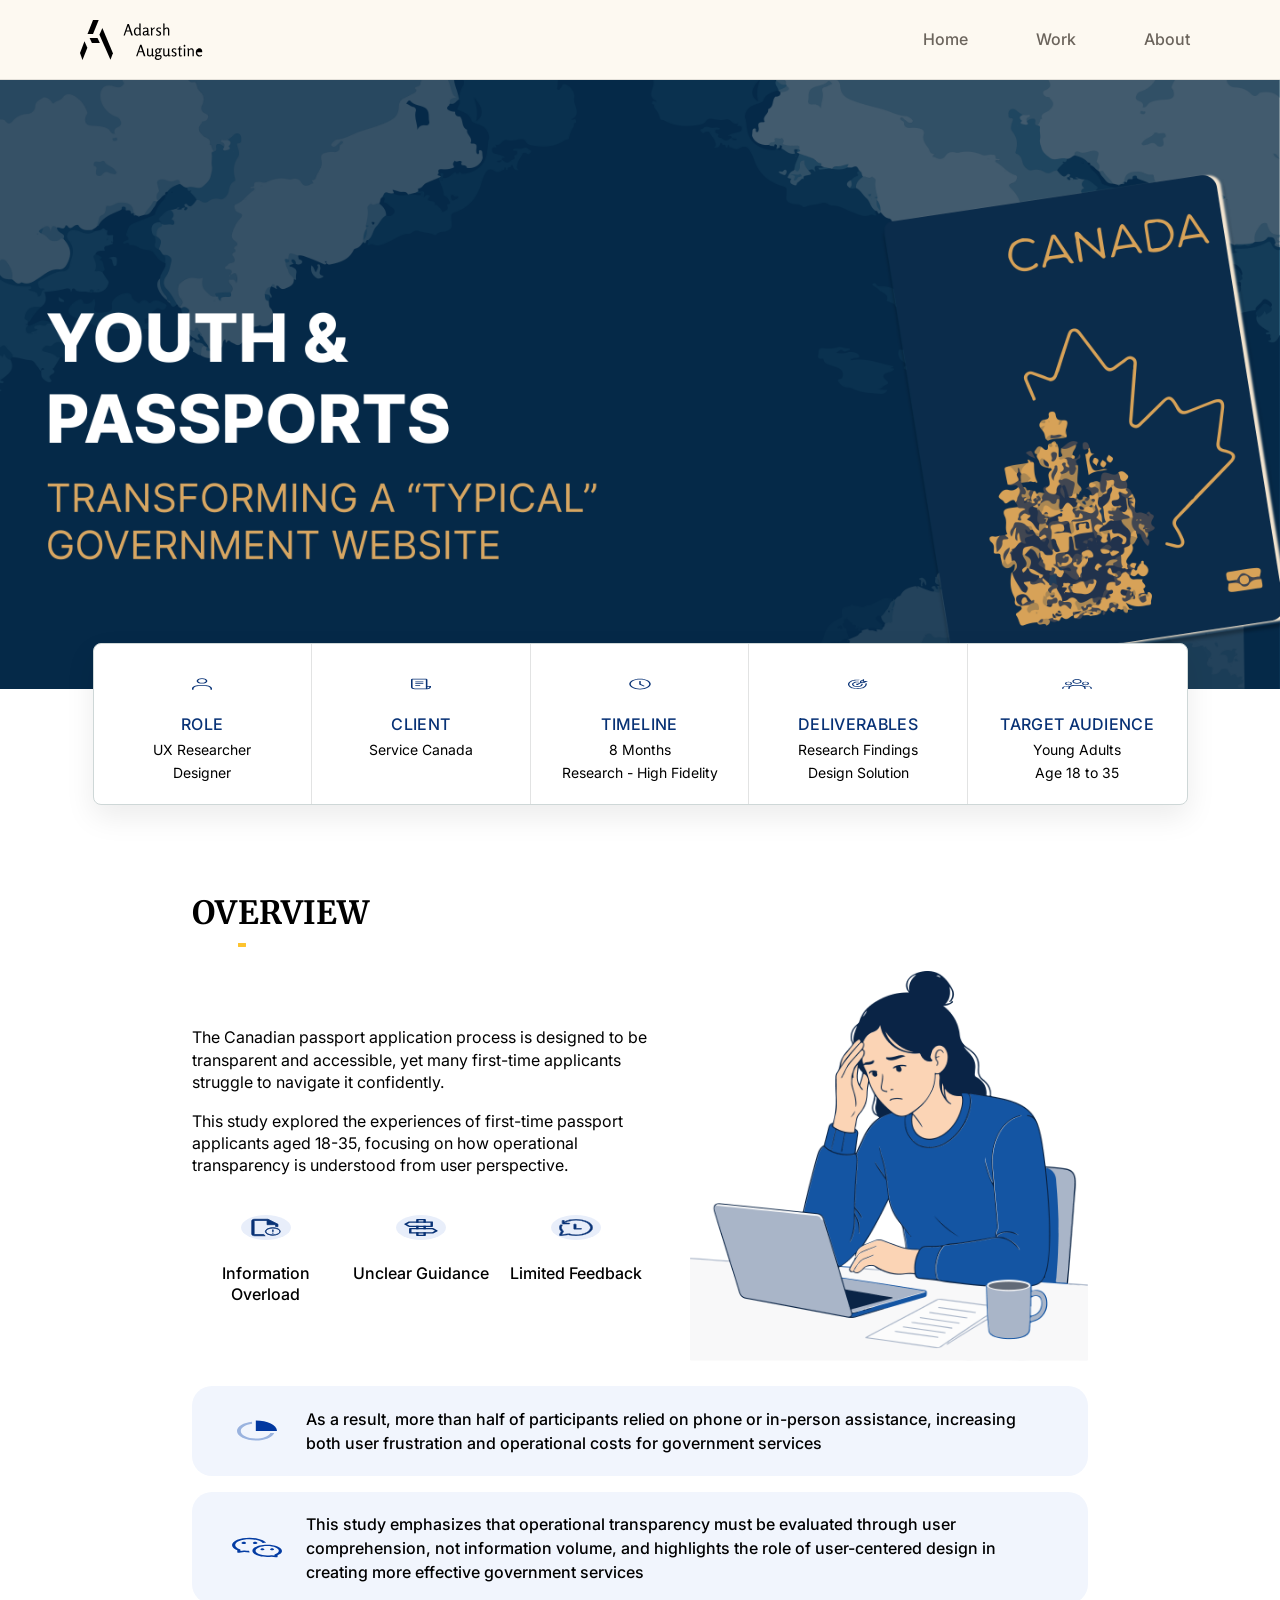
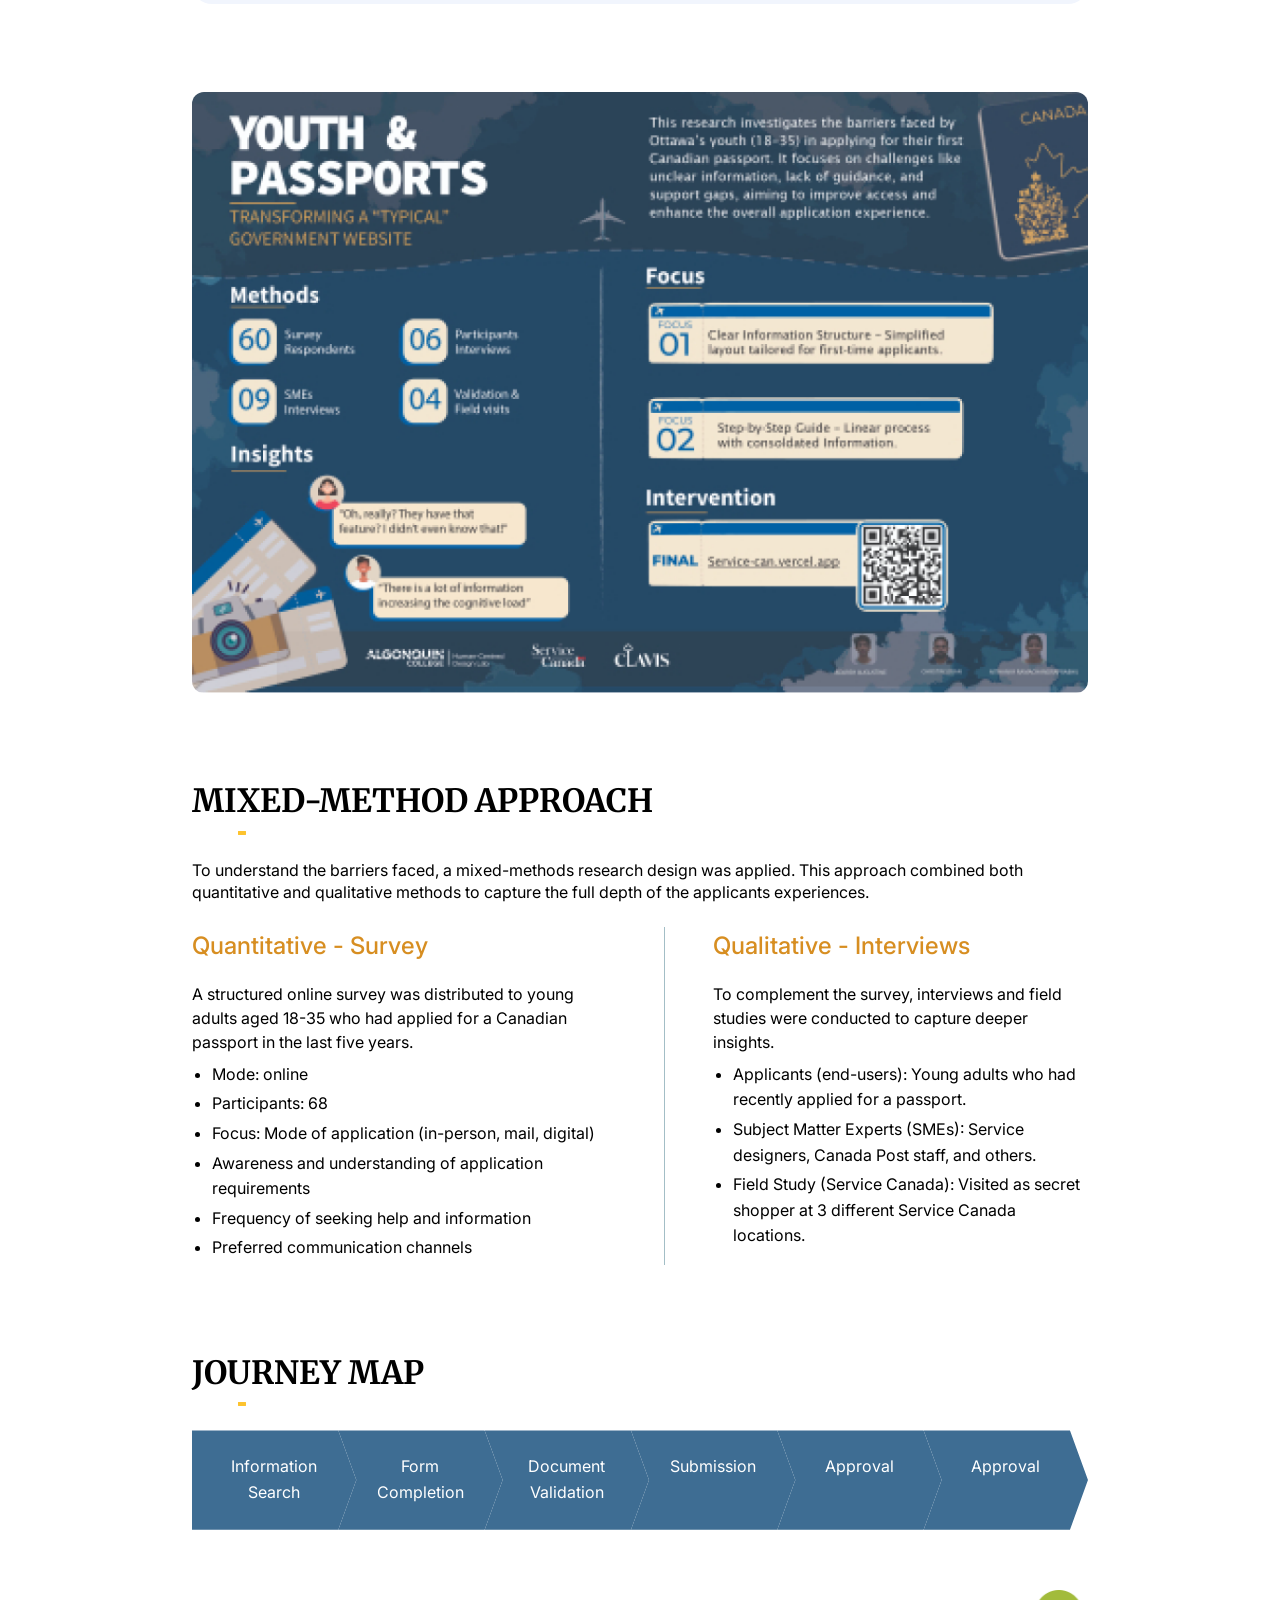
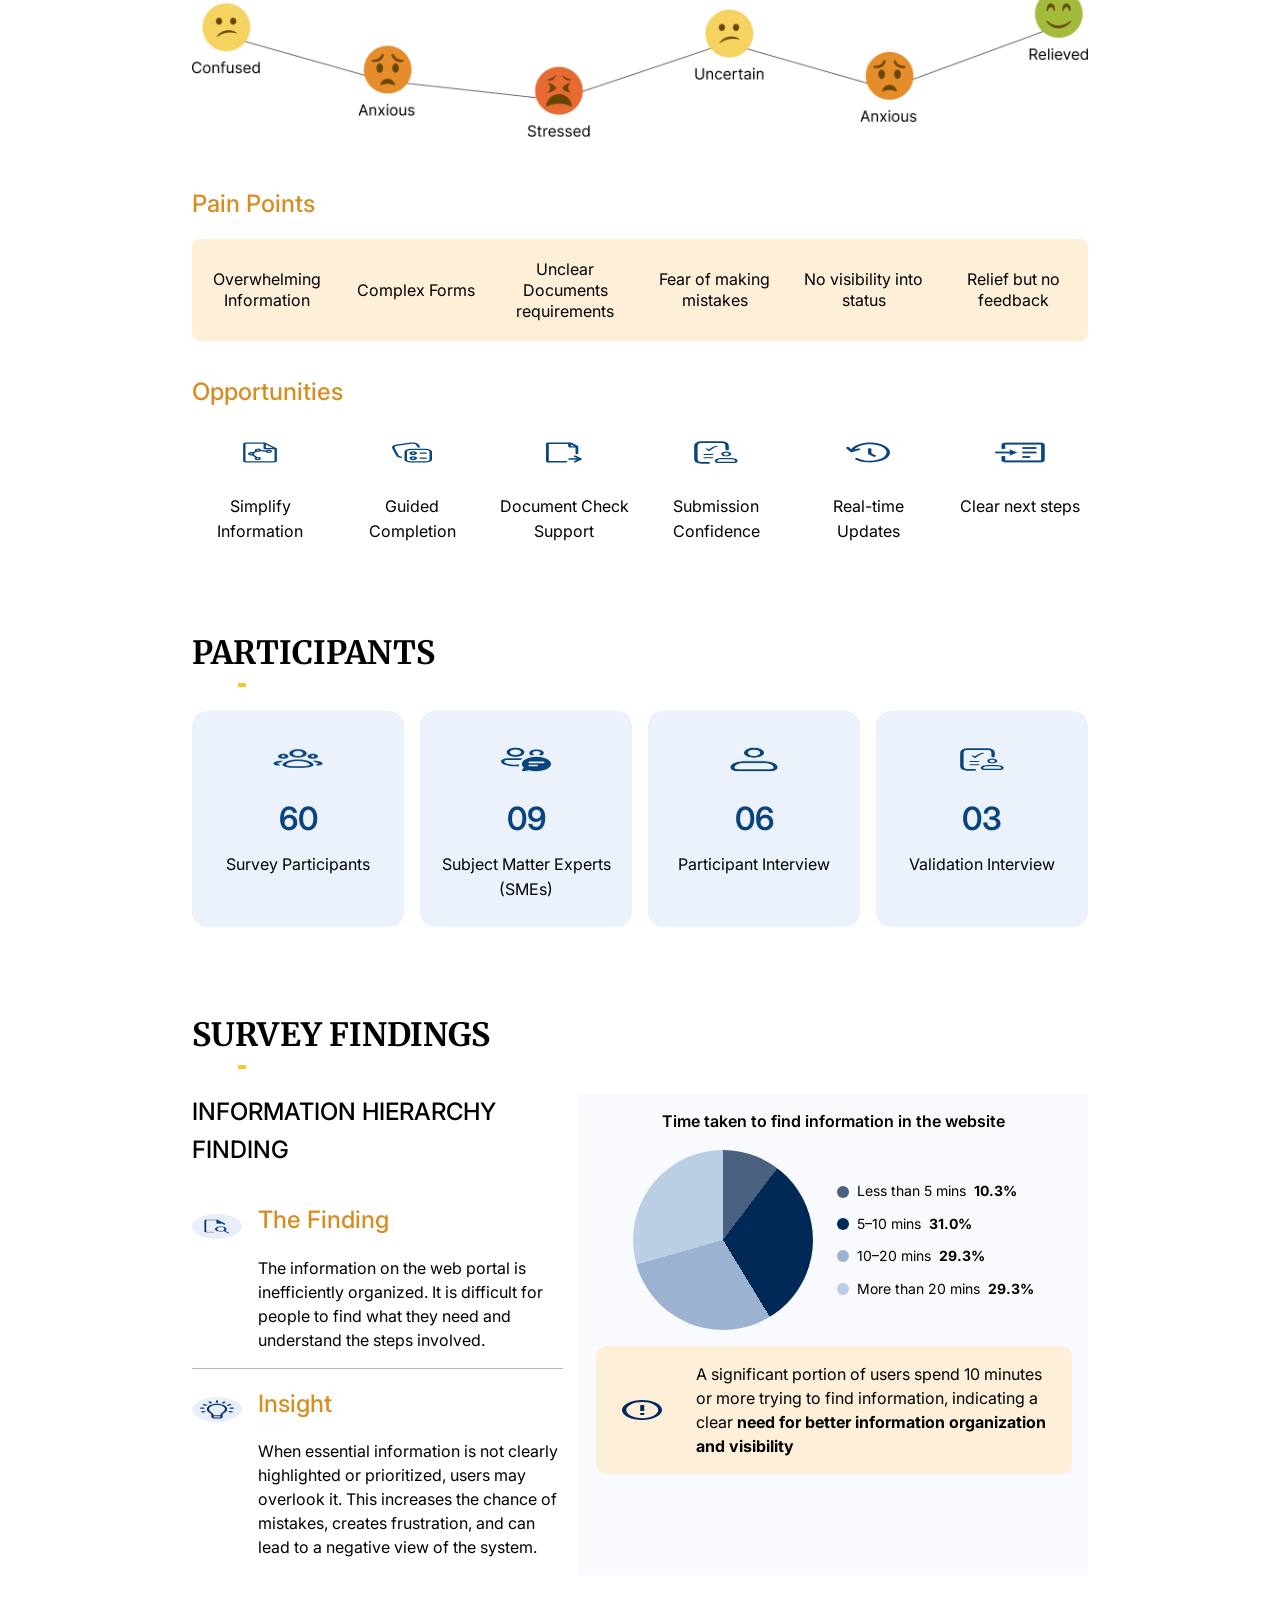
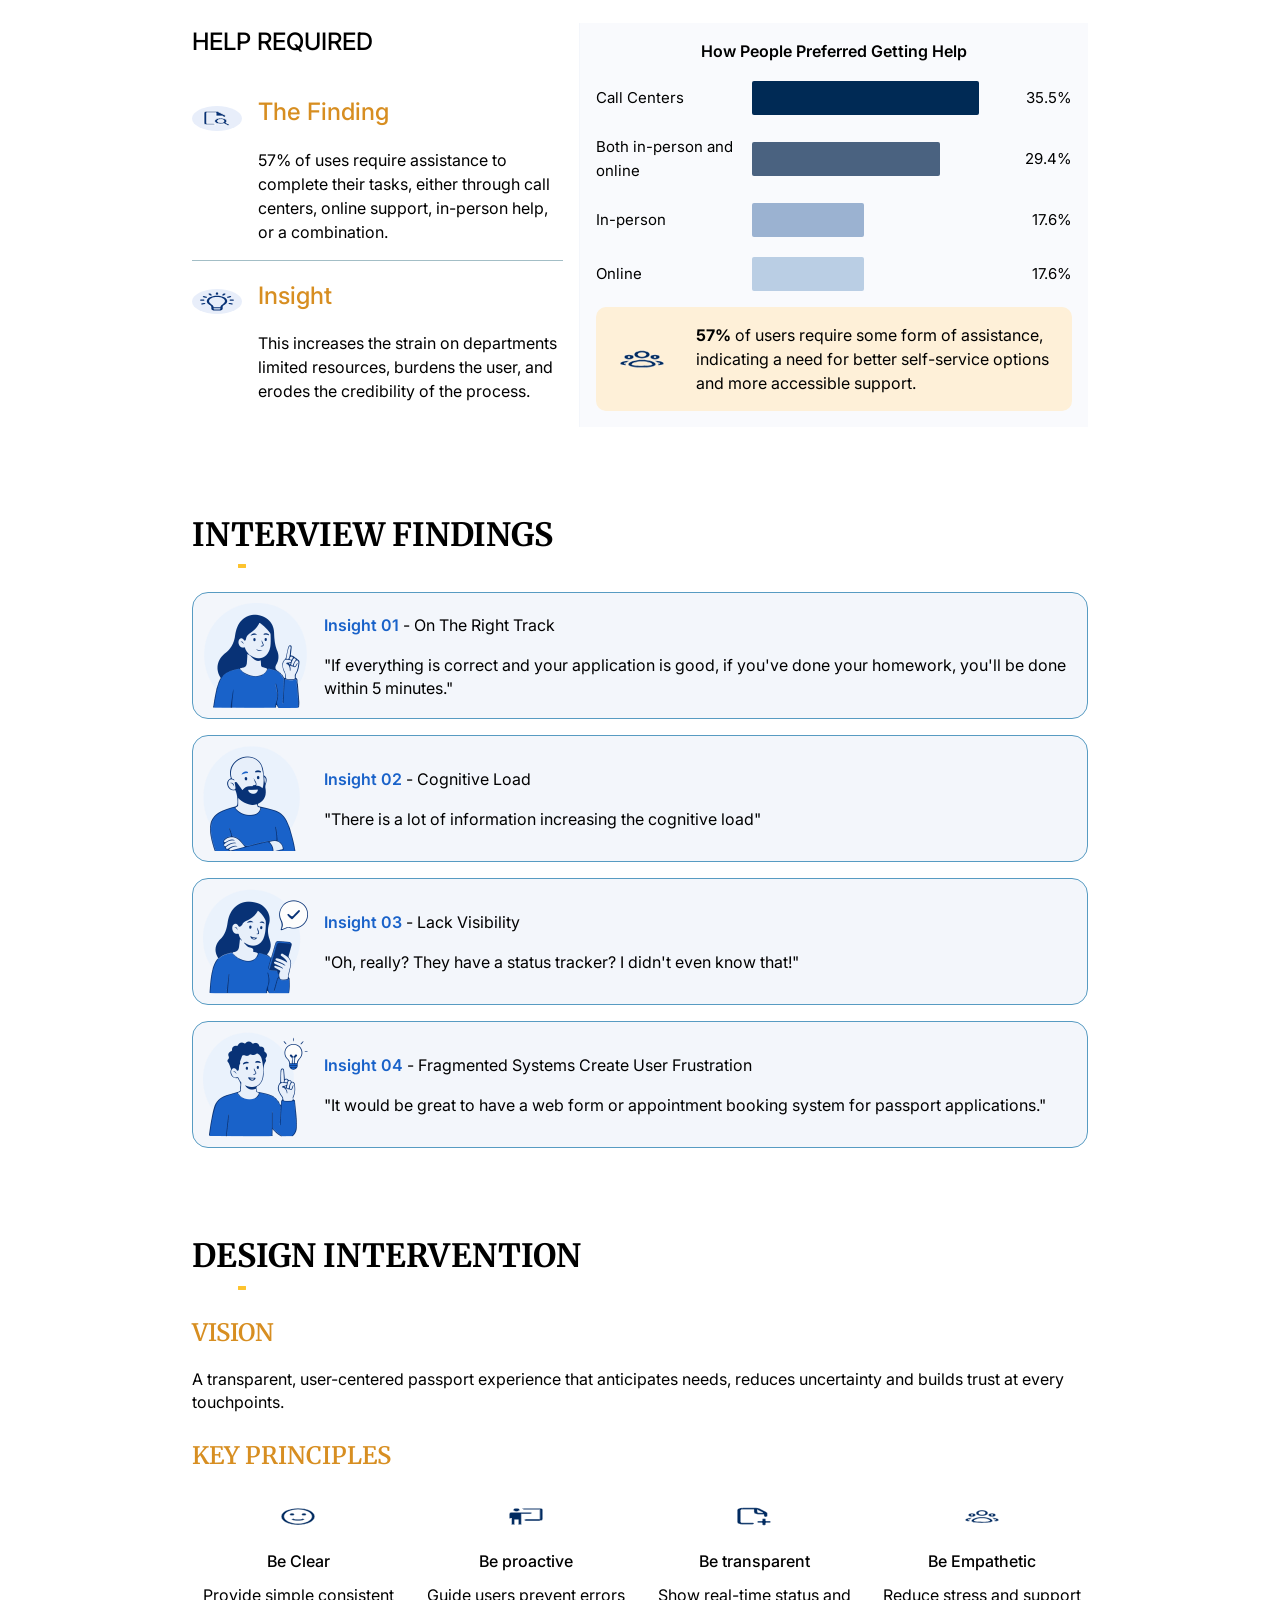
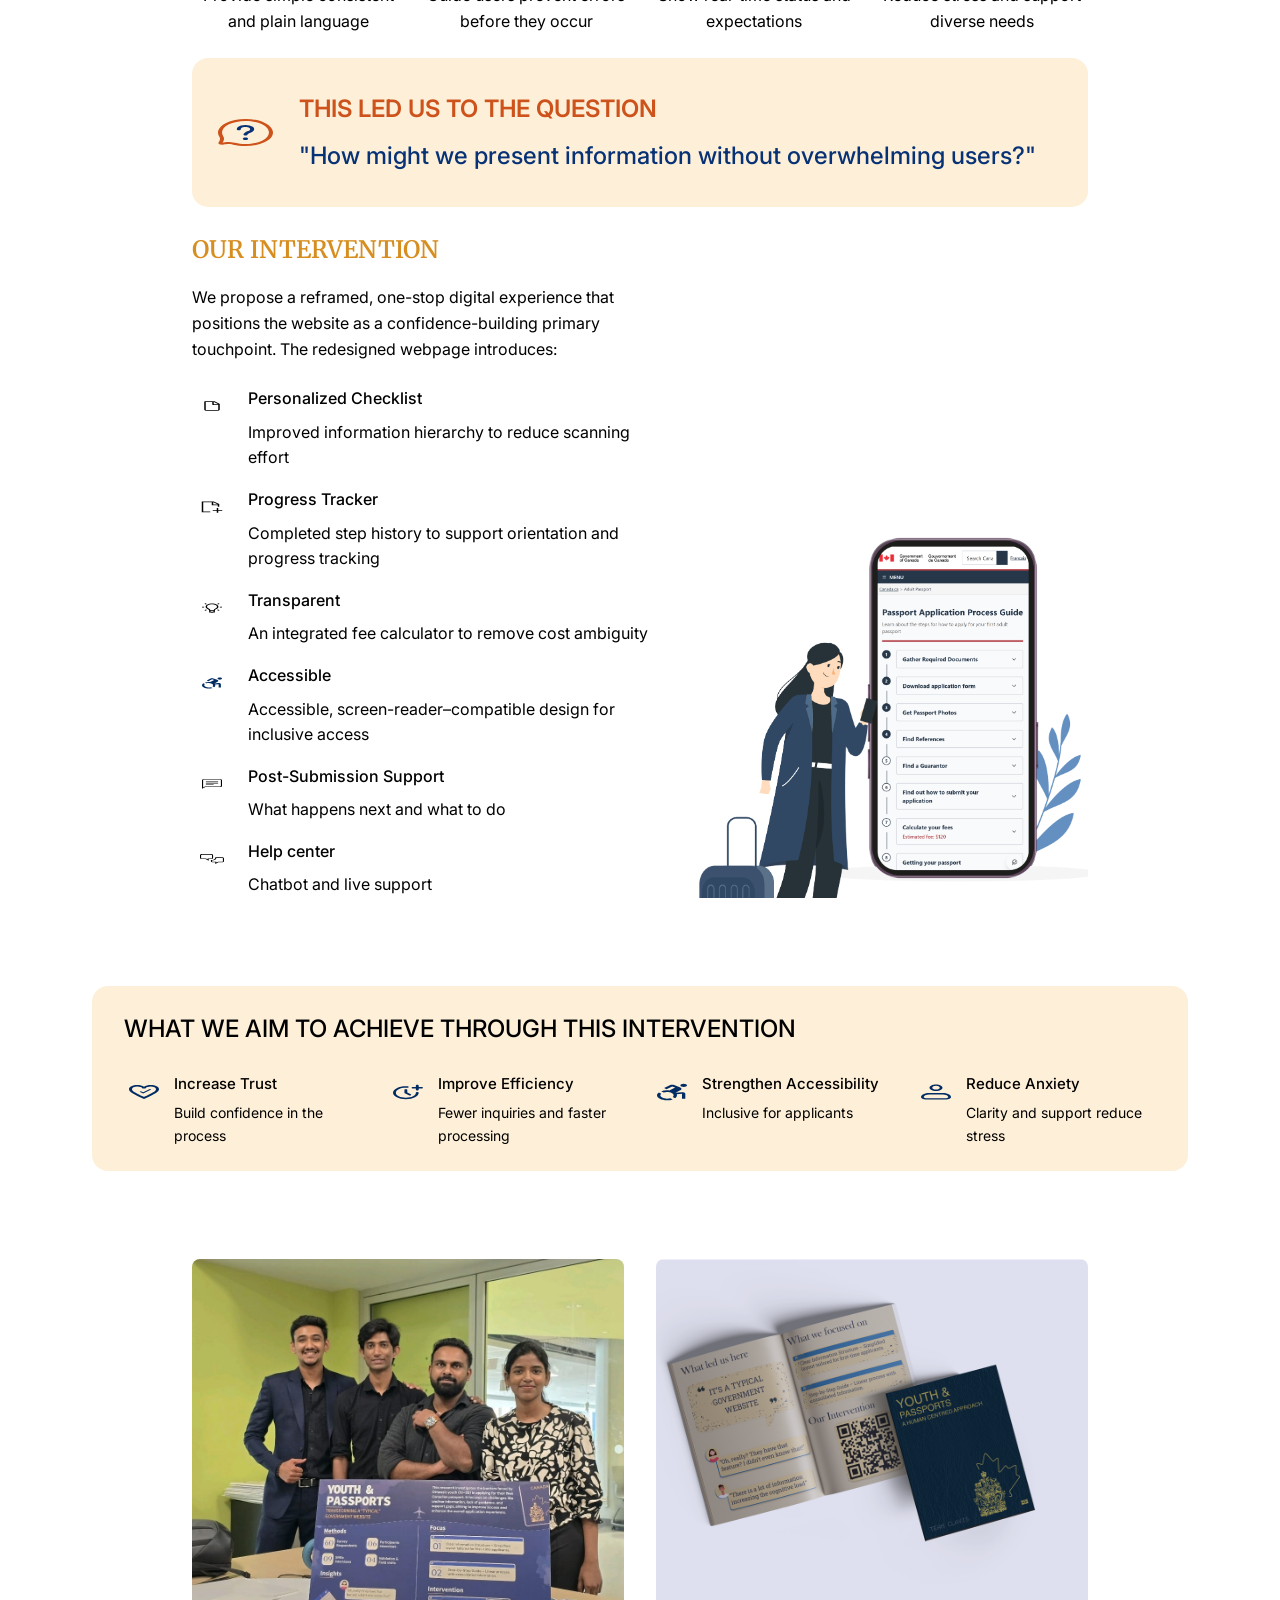
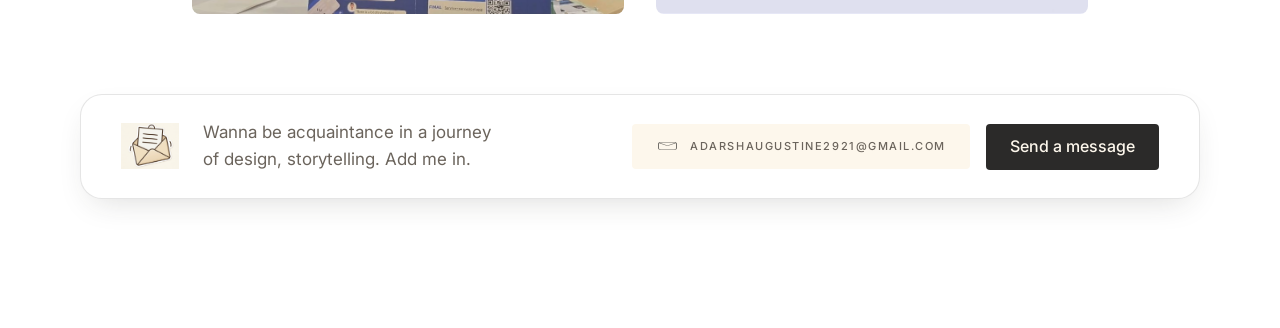
<file: youth-passports-case-study.html>
<!DOCTYPE html>
<html lang="en">
<head>
<meta charset="UTF-8">
<meta name="viewport" content="width=device-width, initial-scale=1.0">
<title>Youth &amp; Passports — UX Research Case Study | Adarsh Augustine</title>
<link rel="preconnect" href="https://fonts.googleapis.com">
<link rel="preconnect" href="https://fonts.gstatic.com" crossorigin>
<link href="https://fonts.googleapis.com/css2?family=Inter:wght@400;500;600;700&family=Work+Sans:wght@400;500&family=Merriweather:wght@400;700&display=swap" rel="stylesheet">
<link rel="stylesheet" href="styles.css">
<link rel="stylesheet" href="passport.css">
</head>
<body class="passport-page">

<header class="nav">
  <svg class="nav__logo nav__logo--mark" viewBox="0 0 32.9357 39.9509" fill="none" role="img" aria-label="Adarsh Augustine" xmlns="http://www.w3.org/2000/svg">
    <path class="logo-icon-path logo-icon-path-1" d="M32.9357 33.184L22.345 7.881L19.4304 14.7546L30.4994 39.8714L32.9357 33.184Z" fill="var(--fill-0, black)"/>
    <path class="logo-icon-path logo-icon-path-2" d="M0 32.9009L2.484 39.9509L7.3499 27.6626L4.5007 21.1519L0 32.9009Z" fill="var(--fill-0, black)"/>
    <path class="logo-icon-path logo-icon-path-3" d="M17.5215 17.9254L19.8498 23.1086L11.9357 23.1086L9.606 17.9253L17.5215 17.9254Z" fill="var(--fill-0, black)"/>
    <path class="logo-icon-path logo-icon-path-4" d="M18.7157 0L13.0322 0L7.504 14.02L13.0321 14.02L18.7157 0Z" fill="var(--fill-0, black)"/>
  </svg>
  <svg class="nav__logo nav__logo--full" viewBox="0 0 122.239 40" fill="none" overflow="visible" role="img" aria-label="Adarsh Augustine" xmlns="http://www.w3.org/2000/svg">
    <g id="Vector">
      <path class="logo-icon-path logo-icon-path-1" d="M32.9357 33.184L22.345 7.881L19.4304 14.7546L30.4994 39.8714L32.9357 33.184Z" fill="var(--fill-0, black)"/>
      <path class="logo-icon-path logo-icon-path-2" d="M0 32.9009L2.484 39.9509L7.3499 27.6626L4.5007 21.1519L0 32.9009Z" fill="var(--fill-0, black)"/>
      <path class="logo-icon-path logo-icon-path-3" d="M17.5215 17.9254L19.8498 23.1086L11.9357 23.1086L9.606 17.9253L17.5215 17.9254Z" fill="var(--fill-0, black)"/>
      <path class="logo-icon-path logo-icon-path-4" d="M18.7157 0L13.0322 0L7.504 14.02L13.0321 14.02L18.7157 0Z" fill="var(--fill-0, black)"/>
    </g>
    <g id="Vector_2">
      <path d="M48.9399 3.99347L52.9047 15.4475H51.2842L49.9626 11.5141H46.1865L44.8491 15.4475H43.5275L47.5081 3.99347H48.9399ZM48.0903 5.91297L46.5484 10.4442H49.6007L48.0903 5.91297Z" fill="var(--fill-0, black)"/>
      <path d="M57.3709 7.45486C57.7275 7.45486 58.0841 7.51255 58.4407 7.62793C58.7974 7.74331 59.1068 7.92162 59.369 8.16287C59.3585 8.01602 59.348 7.87442 59.3375 7.73807C59.3375 7.59122 59.3375 7.44962 59.3375 7.31326V4.38681L59.1173 3.45853H60.6277V13.1976C60.6277 13.4179 60.6434 13.6644 60.6749 13.9371C60.7064 14.2098 60.7588 14.4773 60.8322 14.7395C60.9057 14.9912 61.0001 15.2168 61.1154 15.416L59.7309 15.5891C59.6575 15.4108 59.5945 15.2325 59.5421 15.0542C59.4896 14.8759 59.4529 14.6975 59.432 14.5192C59.1592 14.8759 58.8183 15.1538 58.4093 15.3531C58.0002 15.5524 57.5701 15.6521 57.1191 15.6521C56.5737 15.6521 56.0964 15.5367 55.6874 15.3059C55.2783 15.0752 54.9374 14.7657 54.6647 14.3776C54.4025 13.979 54.2032 13.5438 54.0668 13.0717C53.9409 12.5892 53.878 12.1015 53.878 11.6085C53.878 11.0736 53.9462 10.5596 54.0825 10.0666C54.2294 9.56316 54.4444 9.11738 54.7276 8.72928C55.0213 8.34119 55.3884 8.03176 55.829 7.801C56.2695 7.57024 56.7835 7.45486 57.3709 7.45486ZM57.4023 8.52474C56.9932 8.52474 56.6471 8.6139 56.3639 8.79221C56.0912 8.97053 55.8709 9.20653 55.7031 9.50023C55.5458 9.79392 55.4304 10.1191 55.357 10.4757C55.294 10.8218 55.2626 11.168 55.2626 11.5141C55.2626 11.8708 55.2993 12.2274 55.3727 12.584C55.4566 12.9301 55.5825 13.2501 55.7503 13.5438C55.9286 13.8374 56.1594 14.0734 56.4426 14.2518C56.7363 14.4196 57.0929 14.5035 57.5125 14.5035C57.8796 14.5035 58.2152 14.3986 58.5194 14.1888C58.8341 13.9686 59.1068 13.7273 59.3375 13.4651V10.8218C59.3375 10.4023 59.2694 10.0194 59.133 9.67329C59.0071 9.32716 58.8026 9.0492 58.5194 8.83942C58.2362 8.62963 57.8638 8.52474 57.4023 8.52474Z" fill="var(--fill-0, black)"/>
      <path d="M65.9239 7.43913C66.7525 7.43913 67.3766 7.66464 67.7962 8.11567C68.2157 8.5667 68.4255 9.20129 68.4255 10.0194V13.9371C68.4255 14.1574 68.4675 14.3095 68.5514 14.3934C68.6353 14.4668 68.735 14.5035 68.8503 14.5035C68.9447 14.5035 69.0444 14.493 69.1493 14.472C69.2542 14.4406 69.3538 14.4039 69.4482 14.3619L69.7314 15.2115C69.5636 15.3059 69.3486 15.3898 69.0863 15.4632C68.8346 15.5472 68.5724 15.5891 68.2997 15.5891C68.0269 15.5891 67.7805 15.5157 67.5602 15.3688C67.3399 15.2115 67.2036 14.9283 67.1511 14.5192C66.8469 14.8444 66.4903 15.1119 66.0812 15.3216C65.6722 15.5209 65.2421 15.6206 64.7911 15.6206C64.1722 15.6206 63.6583 15.437 63.2492 15.0699C62.8401 14.7028 62.6356 14.1993 62.6356 13.5595C62.6356 12.9616 62.7772 12.4844 63.0604 12.1277C63.3541 11.7711 63.7317 11.5036 64.1932 11.3253C64.6547 11.147 65.1425 11.0264 65.6564 10.9634C66.1809 10.9005 66.6686 10.869 67.1196 10.869V10.0352C67.1196 9.74147 67.0829 9.47925 67.0095 9.24849C66.9361 9.00724 66.805 8.81844 66.6162 8.68208C66.4274 8.53523 66.1599 8.46181 65.8138 8.46181C65.4152 8.46181 65.0323 8.54048 64.6652 8.69781C64.2981 8.85515 63.931 9.08591 63.5639 9.39009L62.9188 8.46181C63.3488 8.11567 63.8208 7.85869 64.3348 7.69086C64.8488 7.52304 65.3785 7.43913 65.9239 7.43913ZM67.1196 11.8917C66.8364 11.8917 66.5165 11.9075 66.1599 11.9389C65.8033 11.9599 65.4571 12.0228 65.1215 12.1277C64.7858 12.2221 64.5079 12.3795 64.2876 12.5997C64.0778 12.82 63.9729 13.1242 63.9729 13.5123C63.9729 13.8584 64.0883 14.1154 64.3191 14.2832C64.5603 14.4406 64.8593 14.5192 65.2159 14.5192C65.5935 14.5192 65.9239 14.4143 66.2071 14.2046C66.4903 13.9948 66.7106 13.7273 66.8679 13.4022C67.0357 13.077 67.1196 12.7413 67.1196 12.3952V11.8917Z" fill="var(--fill-0, black)"/>
      <path d="M71.9049 7.48633C72.0937 7.94785 72.2143 8.43559 72.2667 8.94955C72.5394 8.5195 72.9066 8.16812 73.3681 7.8954C73.8296 7.62269 74.3173 7.48633 74.8313 7.48633L74.5166 8.87088C74.0132 8.87088 73.5831 9.002 73.2265 9.26422C72.8803 9.52645 72.5709 9.85685 72.2982 10.2554V15.4475H70.9923V9.78343C70.9923 9.57365 70.9766 9.33764 70.9451 9.07542C70.9136 8.81319 70.8612 8.55621 70.7878 8.30447C70.7144 8.05274 70.6147 7.83771 70.4888 7.6594L71.9049 7.48633Z" fill="var(--fill-0, black)"/>
      <path d="M79.0421 7.43913C79.3988 7.43913 79.7501 7.48633 80.0963 7.58073C80.4529 7.66464 80.7781 7.801 81.0718 7.9898L80.6155 8.99675C80.3847 8.80795 80.1277 8.66635 79.8445 8.57194C79.5613 8.47754 79.2834 8.43034 79.0107 8.43034C78.6226 8.43034 78.2817 8.5195 77.988 8.69781C77.7048 8.87613 77.5632 9.1436 77.5632 9.50023C77.5632 9.75196 77.6209 9.96174 77.7362 10.1296C77.8621 10.2974 78.0247 10.439 78.224 10.5544C78.4233 10.6698 78.6383 10.7851 78.8691 10.9005C79.1313 11.0264 79.3935 11.1575 79.6557 11.2939C79.9284 11.4197 80.1749 11.5771 80.3952 11.7659C80.626 11.9442 80.8095 12.1644 80.9459 12.4267C81.0927 12.6784 81.1662 12.9931 81.1662 13.3707C81.1662 13.8951 81.035 14.3304 80.7728 14.6766C80.5211 15.0122 80.1854 15.2587 79.7659 15.416C79.3568 15.5734 78.911 15.6521 78.4285 15.6521C78.009 15.6521 77.5894 15.5944 77.1698 15.479C76.7503 15.3636 76.3622 15.201 76.0055 14.9912L76.5562 14.0315C76.808 14.2203 77.0912 14.3724 77.4058 14.4878C77.7205 14.6031 78.0247 14.6608 78.3184 14.6608C78.717 14.6608 79.0631 14.5664 79.3568 14.3776C79.661 14.1888 79.8131 13.9056 79.8131 13.528C79.8131 13.2658 79.7292 13.0508 79.5613 12.8829C79.404 12.7046 79.1995 12.5473 78.9477 12.4109C78.696 12.2746 78.4338 12.1435 78.161 12.0176C77.8464 11.8603 77.5369 11.6924 77.2328 11.5141C76.9391 11.3253 76.6978 11.0893 76.509 10.8061C76.3202 10.5229 76.2258 10.161 76.2258 9.72049C76.2258 9.21702 76.3569 8.79746 76.6192 8.46181C76.8919 8.12616 77.2433 7.87442 77.6733 7.7066C78.1034 7.52828 78.5596 7.43913 79.0421 7.43913Z" fill="var(--fill-0, black)"/>
      <path d="M84.544 3.45853V8.55621C84.8796 8.24154 85.2415 7.97407 85.6296 7.7538C86.0177 7.53353 86.4477 7.42339 86.9197 7.42339C87.4966 7.42339 87.9581 7.54402 88.3043 7.78527C88.6504 8.02651 88.9022 8.35692 89.0595 8.77648C89.2168 9.18555 89.2955 9.66281 89.2955 10.2082V15.4475H88.0053V10.633C88.0053 10.3079 87.9791 9.99321 87.9267 9.68903C87.8847 9.37436 87.7746 9.11213 87.5963 8.90235C87.418 8.69257 87.119 8.58768 86.6995 8.58768C86.4372 8.58768 86.175 8.64012 85.9128 8.74501C85.661 8.8499 85.4198 8.98102 85.189 9.13835C84.9583 9.29569 84.7432 9.45827 84.544 9.62609V15.4475H83.2538V4.38681L83.0493 3.45853H84.544Z" fill="var(--fill-0, black)"/>
      <path d="M61.5302 24.8271L65.4951 36.2812H63.8745L62.5529 32.3478H58.7768L57.4395 36.2812H56.1179L60.0985 24.8271H61.5302ZM60.6806 26.7466L59.1387 31.2779H62.191L60.6806 26.7466Z" fill="var(--fill-0, black)"/>
      <path d="M68.3249 28.4616V33.276C68.3249 33.5802 68.3511 33.8949 68.4036 34.2201C68.456 34.5347 68.5714 34.797 68.7497 35.0067C68.9385 35.2165 69.2322 35.3214 69.6308 35.3214C70.0189 35.3214 70.3703 35.2375 70.6849 35.0697C71.0101 34.9018 71.2723 34.6711 71.4716 34.3774C71.6709 34.0732 71.7706 33.7218 71.7706 33.3232V29.3899C71.7706 29.3794 71.7548 29.3059 71.7234 29.1696C71.6919 29.0227 71.6604 28.8759 71.629 28.729C71.5975 28.5717 71.5765 28.4825 71.566 28.4616H73.0764V34.755C73.0764 34.9543 73.1079 35.1011 73.1708 35.1955C73.2443 35.2899 73.3544 35.3371 73.5013 35.3371C73.6481 35.3371 73.8474 35.2899 74.0991 35.1955L74.3823 36.0452C74.1726 36.1605 73.9365 36.2497 73.6743 36.3126C73.4226 36.386 73.1813 36.4228 72.9506 36.4228C72.6779 36.4228 72.4366 36.3441 72.2268 36.1868C72.0171 36.0294 71.8807 35.7515 71.8178 35.3529C71.5136 35.6675 71.1465 35.935 70.7164 36.1553C70.2968 36.3756 69.8616 36.4857 69.4105 36.4857C68.8336 36.4857 68.3669 36.3651 68.0102 36.1238C67.6641 35.8826 67.4124 35.5574 67.255 35.1483C67.0977 34.7288 67.019 34.2463 67.019 33.7008V29.3899L66.8145 28.4616H68.3249Z" fill="var(--fill-0, black)"/>
      <path d="M77.9182 28.2728C78.2224 28.2728 78.5108 28.3095 78.7836 28.3829C79.0668 28.4563 79.3552 28.493 79.6489 28.493C80.0475 28.493 80.4513 28.4721 80.8604 28.4301C81.2695 28.3777 81.6995 28.32 82.1505 28.257L81.8673 29.3899H80.6086C80.5352 29.3899 80.4566 29.3899 80.3726 29.3899C80.2992 29.3794 80.2258 29.3689 80.1524 29.3584C80.3307 29.5996 80.4618 29.8514 80.5457 30.1136C80.6401 30.3758 80.6873 30.6433 80.6873 30.916C80.6873 31.4405 80.5719 31.9125 80.3412 32.332C80.1104 32.7516 79.7695 33.082 79.3185 33.3232C78.878 33.554 78.3378 33.6694 77.6979 33.6694C77.4357 33.6694 77.205 33.7376 77.0057 33.8739C76.8064 34.0103 76.7067 34.2201 76.7067 34.5033C76.7067 34.6921 76.7539 34.8284 76.8483 34.9123C76.9532 34.9858 77.0791 35.0277 77.2259 35.0382C77.3728 35.0487 77.5196 35.0539 77.6665 35.0539H79.1926C79.4653 35.0539 79.7433 35.0749 80.0265 35.1169C80.3202 35.1483 80.5877 35.2218 80.8289 35.3371C81.0702 35.442 81.2642 35.6046 81.4111 35.8249C81.5684 36.0347 81.6471 36.3231 81.6471 36.6902C81.6471 37.2671 81.5317 37.7601 81.3009 38.1692C81.0702 38.5783 80.7607 38.9087 80.3726 39.1604C79.9846 39.4226 79.5493 39.6114 79.0668 39.7268C78.5843 39.8422 78.0965 39.8999 77.6035 39.8999C77.3098 39.8999 77.0004 39.8632 76.6753 39.7897C76.3501 39.7268 76.0407 39.6167 75.747 39.4593C75.4638 39.3125 75.233 39.1132 75.0547 38.8615C74.8764 38.6097 74.7872 38.2951 74.7872 37.9174C74.7872 37.5189 74.9079 37.1675 75.1491 36.8633C75.4008 36.5591 75.6893 36.3021 76.0144 36.0924V36.0452C75.7837 35.9298 75.6001 35.7724 75.4638 35.5731C75.3379 35.3634 75.275 35.1431 75.275 34.9123C75.275 34.776 75.3274 34.6501 75.4323 34.5347C75.5372 34.4089 75.6683 34.2463 75.8256 34.047C75.9935 33.8477 76.1718 33.575 76.3606 33.2288C75.9935 32.9771 75.6998 32.6572 75.4795 32.2691C75.2592 31.8705 75.1491 31.4457 75.1491 30.9947C75.1491 30.4807 75.275 30.0192 75.5267 29.6101C75.7784 29.201 76.1141 28.8759 76.5337 28.6346C76.9637 28.3934 77.4252 28.2728 77.9182 28.2728ZM77.9339 29.2168C77.6822 29.2168 77.4462 29.2954 77.2259 29.4528C77.0161 29.6101 76.8431 29.8199 76.7067 30.0821C76.5809 30.3444 76.5179 30.6433 76.5179 30.9789C76.5179 31.3146 76.5809 31.6188 76.7067 31.8915C76.8326 32.1537 77.0004 32.3635 77.2102 32.5208C77.4305 32.6782 77.6665 32.7568 77.9182 32.7568C78.3483 32.7568 78.6892 32.5943 78.9409 32.2691C79.2031 31.9439 79.3342 31.5191 79.3342 30.9947C79.3342 30.659 79.266 30.3601 79.1297 30.0979C79.0038 29.8251 78.836 29.6101 78.6262 29.4528C78.4164 29.2954 78.1857 29.2168 77.9339 29.2168ZM76.9427 36.2969C76.7434 36.4437 76.5599 36.643 76.3921 36.8948C76.2242 37.157 76.1403 37.4087 76.1403 37.65C76.1403 37.9017 76.2295 38.1167 76.4078 38.2951C76.5966 38.4734 76.8221 38.6045 77.0843 38.6884C77.357 38.7828 77.6088 38.83 77.8395 38.83C78.1123 38.83 78.4007 38.7985 78.7049 38.7356C79.0091 38.6831 79.2923 38.594 79.5545 38.4681C79.8167 38.3423 80.0265 38.1692 80.1838 37.9489C80.3517 37.7286 80.4356 37.4612 80.4356 37.1465C80.4356 36.8738 80.3517 36.6745 80.1838 36.5486C80.016 36.4332 79.8062 36.3598 79.5545 36.3284C79.3133 36.3074 79.072 36.2969 78.8308 36.2969H76.9427Z" fill="var(--fill-0, black)"/>
      <path d="M84.5194 28.4616V33.276C84.5194 33.5802 84.5456 33.8949 84.5981 34.2201C84.6505 34.5347 84.7659 34.797 84.9442 35.0067C85.133 35.2165 85.4267 35.3214 85.8253 35.3214C86.2134 35.3214 86.5648 35.2375 86.8795 35.0697C87.2046 34.9018 87.4668 34.6711 87.6661 34.3774C87.8654 34.0732 87.9651 33.7218 87.9651 33.3232V29.3899C87.9651 29.3794 87.9493 29.3059 87.9179 29.1696C87.8864 29.0227 87.8549 28.8759 87.8235 28.729C87.792 28.5717 87.771 28.4825 87.7605 28.4616H89.271V34.755C89.271 34.9543 89.3024 35.1011 89.3654 35.1955C89.4388 35.2899 89.5489 35.3371 89.6958 35.3371C89.8426 35.3371 90.0419 35.2899 90.2936 35.1955L90.5768 36.0452C90.3671 36.1605 90.1311 36.2497 89.8688 36.3126C89.6171 36.386 89.3759 36.4228 89.1451 36.4228C88.8724 36.4228 88.6311 36.3441 88.4213 36.1868C88.2116 36.0294 88.0752 35.7515 88.0123 35.3529C87.7081 35.6675 87.341 35.935 86.9109 36.1553C86.4914 36.3756 86.0561 36.4857 85.605 36.4857C85.0281 36.4857 84.5614 36.3651 84.2048 36.1238C83.8586 35.8826 83.6069 35.5574 83.4495 35.1483C83.2922 34.7288 83.2135 34.2463 83.2135 33.7008V29.3899L83.009 28.4616H84.5194Z" fill="var(--fill-0, black)"/>
      <path d="M94.4903 28.2728C94.847 28.2728 95.1983 28.32 95.5445 28.4144C95.9011 28.4983 96.2263 28.6346 96.52 28.8234L96.0637 29.8304C95.8329 29.6416 95.5759 29.5 95.2927 29.4056C95.0095 29.3112 94.7316 29.264 94.4589 29.264C94.0708 29.264 93.7299 29.3531 93.4362 29.5315C93.153 29.7098 93.0114 29.9772 93.0114 30.3339C93.0114 30.5856 93.0691 30.7954 93.1844 30.9632C93.3103 31.131 93.4729 31.2726 93.6722 31.388C93.8715 31.5034 94.0865 31.6188 94.3173 31.7342C94.5795 31.86 94.8417 31.9911 95.1039 32.1275C95.3766 32.2534 95.6231 32.4107 95.8434 32.5995C96.0742 32.7778 96.2577 32.9981 96.3941 33.2603C96.5409 33.512 96.6144 33.8267 96.6144 34.2043C96.6144 34.7288 96.4832 35.1641 96.221 35.5102C95.9693 35.8459 95.6336 36.0924 95.2141 36.2497C94.805 36.407 94.3592 36.4857 93.8767 36.4857C93.4572 36.4857 93.0376 36.428 92.618 36.3126C92.1985 36.1972 91.8104 36.0347 91.4537 35.8249L92.0044 34.8651C92.2562 35.0539 92.5394 35.206 92.854 35.3214C93.1687 35.4368 93.4729 35.4945 93.7666 35.4945C94.1652 35.4945 94.5113 35.4001 94.805 35.2113C95.1092 35.0225 95.2613 34.7393 95.2613 34.3617C95.2613 34.0994 95.1774 33.8844 95.0095 33.7166C94.8522 33.5383 94.6477 33.3809 94.3959 33.2446C94.1442 33.1082 93.882 32.9771 93.6092 32.8512C93.2946 32.6939 92.9851 32.5261 92.681 32.3478C92.3873 32.159 92.146 31.923 91.9572 31.6398C91.7684 31.3565 91.674 30.9947 91.674 30.5541C91.674 30.0507 91.8051 29.6311 92.0674 29.2954C92.3401 28.9598 92.6915 28.7081 93.1215 28.5402C93.5516 28.3619 94.0078 28.2728 94.4903 28.2728Z" fill="var(--fill-0, black)"/>
      <path d="M100.511 26.2274C100.438 26.584 100.37 26.9564 100.307 27.3445C100.254 27.7221 100.218 28.0945 100.197 28.4616H102.242L101.975 29.4528H100.197V34.4561C100.197 34.6554 100.218 34.8337 100.26 34.991C100.312 35.1378 100.396 35.2532 100.511 35.3371C100.637 35.4106 100.81 35.4473 101.031 35.4473C101.198 35.4473 101.366 35.4315 101.534 35.4001C101.702 35.3686 101.864 35.3319 102.022 35.2899L102.242 36.171C101.98 36.2444 101.728 36.3074 101.487 36.3598C101.256 36.4228 100.989 36.4542 100.684 36.4542C100.013 36.4542 99.5464 36.2759 99.2841 35.9193C99.0219 35.5627 98.8908 35.0644 98.8908 34.4246V29.4528H97.7265V28.6661C98.0412 28.6556 98.3034 28.5717 98.5132 28.4144C98.723 28.257 98.8961 28.0577 99.0324 27.8165C99.1688 27.5648 99.2789 27.3025 99.3628 27.0298C99.4467 26.7466 99.5097 26.4791 99.5516 26.2274H100.511Z" fill="var(--fill-0, black)"/>
      <path d="M105.47 25.8341C105.47 26.0963 105.375 26.3218 105.187 26.5106C105.008 26.6994 104.783 26.7938 104.51 26.7938C104.248 26.7938 104.022 26.6994 103.833 26.5106C103.655 26.3218 103.566 26.0963 103.566 25.8341C103.566 25.5718 103.655 25.3463 103.833 25.1575C104.022 24.9687 104.248 24.8743 104.51 24.8743C104.772 24.8743 104.998 24.9687 105.187 25.1575C105.375 25.3463 105.47 25.5718 105.47 25.8341ZM105.187 28.4616V36.2812H103.881V29.3899L103.692 28.4616H105.187Z" fill="var(--fill-0, black)"/>
      <path d="M108.679 28.3357C108.752 28.514 108.815 28.6976 108.868 28.8864C108.92 29.0752 108.957 29.264 108.978 29.4528C109.293 29.1381 109.665 28.8654 110.095 28.6346C110.525 28.3934 110.966 28.2728 111.417 28.2728C111.994 28.2728 112.455 28.3934 112.801 28.6346C113.158 28.8759 113.415 29.2063 113.572 29.6259C113.73 30.0349 113.808 30.5122 113.808 31.0576V36.2812H112.518V31.4824C112.518 31.1573 112.492 30.8373 112.439 30.5227C112.397 30.208 112.282 29.951 112.093 29.7517C111.915 29.5419 111.616 29.4371 111.196 29.4371C110.945 29.4371 110.688 29.4895 110.425 29.5944C110.163 29.6888 109.917 29.8147 109.686 29.972C109.455 30.1293 109.245 30.2972 109.057 30.4755V36.2812H107.767V30.7429C107.767 30.5332 107.751 30.2919 107.719 30.0192C107.688 29.736 107.635 29.4633 107.562 29.201C107.489 28.9283 107.384 28.7028 107.247 28.5245L108.679 28.3357Z" fill="var(--fill-0, black)"/>
      <path d="M119.36 28.2728C119.99 28.2728 120.519 28.4039 120.949 28.6661C121.379 28.9178 121.699 29.2745 121.909 29.736C122.129 30.187 122.239 30.7167 122.239 31.3251C122.239 31.4719 122.229 31.624 122.208 31.7814C122.197 31.9282 122.182 32.0855 122.161 32.2534H117.189C117.189 33.2498 117.409 34.0208 117.85 34.5662C118.29 35.1116 118.878 35.3843 119.612 35.3843C119.916 35.3843 120.231 35.3371 120.556 35.2427C120.892 35.1483 121.238 35.0067 121.594 34.8179L122.082 35.6046C121.715 35.8983 121.301 36.1186 120.839 36.2654C120.378 36.4123 119.911 36.4857 119.439 36.4857C118.82 36.4857 118.28 36.3756 117.818 36.1553C117.367 35.9245 116.99 35.6203 116.685 35.2427C116.392 34.8546 116.172 34.4193 116.025 33.9369C115.878 33.4544 115.804 32.9614 115.804 32.4579C115.804 31.9334 115.878 31.4247 116.025 30.9317C116.172 30.4388 116.392 29.993 116.685 29.5944C116.99 29.1853 117.362 28.8654 117.803 28.6346C118.243 28.3934 118.762 28.2728 119.36 28.2728Z" fill="var(--fill-0, black)"/>
    </g>
  </svg>
  <button class="nav__toggle" type="button" aria-label="Toggle navigation menu" aria-expanded="false" aria-controls="nav-links">
    <span></span><span></span><span></span>
  </button>
  <nav class="nav__links" id="nav-links">
    <a href="index.html">Home</a>
    <a href="index.html#work">Work</a>
    <a href="about.html">About</a>
  </nav>
</header>

<header class="pp-hero">
  <img class="pp-hero__img" src="assets/passport/hero-bg.png" alt="Youth &amp; Passports — Transforming a &quot;Typical&quot; Government Website. Illustration of a Canadian passport.">
</header>

<div class="pp-stats">
  <div class="pp-stats__item">
    <img src="assets/passport/icon-role.svg" alt="">
    <div><span class="pp-stats__label">Role</span><span class="pp-stats__value">UX Researcher<br>Designer</span></div>
  </div>
  <div class="pp-stats__item">
    <img src="assets/passport/icon-client.svg" alt="">
    <div><span class="pp-stats__label">Client</span><span class="pp-stats__value">Service Canada</span></div>
  </div>
  <div class="pp-stats__item">
    <img src="assets/passport/icon-timeline.svg" alt="">
    <div><span class="pp-stats__label">Timeline</span><span class="pp-stats__value">8 Months<br>Research - High Fidelity</span></div>
  </div>
  <div class="pp-stats__item">
    <img src="assets/passport/icon-deliverables.svg" alt="">
    <div><span class="pp-stats__label">Deliverables</span><span class="pp-stats__value">Research Findings<br>Design Solution</span></div>
  </div>
  <div class="pp-stats__item">
    <img src="assets/passport/icon-audience.svg" alt="">
    <div><span class="pp-stats__label">Target Audience</span><span class="pp-stats__value">Young Adults<br>Age 18 to 35</span></div>
  </div>
</div>

<main class="pp-content">

  <section class="pp-overview">
    <div class="pp-heading">
      <h2>Overview</h2>
      <img class="pp-heading__rule" src="assets/passport/title-underline.svg" alt="">
    </div>

    <div class="pp-overview__grid">
      <div class="pp-overview__text">
        <p>The Canadian passport application process is designed to be transparent and accessible, yet many first-time applicants struggle to navigate it confidently.</p>
        <p>This study explored the experiences of first-time passport applicants aged 18-35, focusing on how operational transparency is understood from user perspective.</p>

        <div class="pp-overview__badges">
          <div class="pp-badge">
            <img src="assets/passport/icon-info-overload.svg" alt="">
            <span>Information Overload</span>
          </div>
          <div class="pp-badge">
            <img src="assets/passport/icon-unclear-guidance.svg" alt="">
            <span>Unclear Guidance</span>
          </div>
          <div class="pp-badge">
            <img src="assets/passport/icon-limited-feedback.svg" alt="">
            <span>Limited Feedback</span>
          </div>
        </div>
      </div>

      <div class="pp-overview__illus">
        <img src="assets/passport/overview-illustration.png" alt="Illustration of a stressed first-time applicant working at a laptop">
      </div>
    </div>

    <div class="pp-callouts">
      <div class="pp-callout">
        <img src="assets/passport/icon-callout-pie.svg" alt="">
        <p>As a result, more than half of participants relied on phone or in-person assistance, increasing both user frustration and operational costs for government services</p>
      </div>
      <div class="pp-callout">
        <img src="assets/passport/icon-callout-chat.svg" alt="">
        <p>This study emphasizes that operational transparency must be evaluated through user comprehension, not information volume, and highlights the role of user-centered design in creating more effective government services</p>
      </div>
    </div>
  </section>

  <section class="pp-poster">
    <img src="assets/passport/poster.png" alt="Youth &amp; Passports research poster summarizing methods, focus areas, insights and the final intervention">
  </section>

  <section class="pp-methods">
    <div class="pp-heading">
      <h2>Mixed-method Approach</h2>
      <img class="pp-heading__rule" src="assets/passport/title-underline.svg" alt="">
    </div>

    <p class="pp-methods__lead">To understand the barriers faced, a mixed-methods research design was applied. This approach combined both quantitative and qualitative methods to capture the full depth of the applicants experiences.</p>

    <div class="pp-methods__grid">
      <div class="pp-methods__col">
        <h3>Quantitative - Survey</h3>
        <p>A structured online survey was distributed to young adults aged 18-35 who had applied for a Canadian passport in the last five years.</p>
        <ul>
          <li>Mode: online</li>
          <li>Participants: 68</li>
          <li>Focus: Mode of application (in-person, mail, digital)</li>
          <li>Awareness and understanding of application requirements</li>
          <li>Frequency of seeking help and information</li>
          <li>Preferred communication channels</li>
        </ul>
      </div>
      <div class="pp-methods__col pp-methods__col--divider">
        <h3>Qualitative - Interviews</h3>
        <p>To complement the survey, interviews and field studies were conducted to capture deeper insights.</p>
        <ul>
          <li>Applicants (end-users): Young adults who had recently applied for a passport.</li>
          <li>Subject Matter Experts (SMEs): Service designers, Canada Post staff, and others.</li>
          <li>Field Study (Service Canada): Visited as secret shopper at 3 different Service Canada locations.</li>
        </ul>
      </div>
    </div>
  </section>

  <section class="pp-journey">
    <div class="pp-heading">
      <h2>Journey Map</h2>
      <img class="pp-heading__rule" src="assets/passport/title-underline.svg" alt="">
    </div>

    <div class="pp-journey__steps">
      <div class="pp-journey__step">Information Search</div>
      <div class="pp-journey__step">Form Completion</div>
      <div class="pp-journey__step">Document Validation</div>
      <div class="pp-journey__step">Submission</div>
      <div class="pp-journey__step">Approval</div>
      <div class="pp-journey__step">Approval</div>
    </div>

    <div class="pp-journey__moods">
      <img src="assets/passport/journey-moods.png" alt="Mood journey: Confused, Anxious, Stressed, Uncertain, Anxious, Relieved">
    </div>

    <div class="pp-journey__block">
      <h3>Pain Points</h3>
      <div class="pp-chip-row">
        <div class="pp-chip">Overwhelming Information</div>
        <div class="pp-chip">Complex Forms</div>
        <div class="pp-chip">Unclear Documents requirements</div>
        <div class="pp-chip">Fear of making mistakes</div>
        <div class="pp-chip">No visibility into status</div>
        <div class="pp-chip">Relief but no feedback</div>
      </div>
    </div>

    <div class="pp-journey__block">
      <h3>Opportunities</h3>
      <div class="pp-opp-row">
        <div class="pp-opp"><img src="assets/passport/icon-simplify-info.svg" alt=""><span>Simplify Information</span></div>
        <div class="pp-opp"><img src="assets/passport/icon-guided-completion.svg" alt=""><span>Guided Completion</span></div>
        <div class="pp-opp"><img src="assets/passport/icon-doc-check.svg" alt=""><span>Document Check Support</span></div>
        <div class="pp-opp"><img src="assets/passport/icon-submission-confidence.svg" alt=""><span>Submission Confidence</span></div>
        <div class="pp-opp"><img src="assets/passport/icon-realtime-updates.svg" alt=""><span>Real-time Updates</span></div>
        <div class="pp-opp"><img src="assets/passport/icon-clear-next-steps.svg" alt=""><span>Clear next steps</span></div>
      </div>
    </div>
  </section>

  <section class="pp-participants">
    <div class="pp-heading">
      <h2>Participants</h2>
      <img class="pp-heading__rule" src="assets/passport/title-underline.svg" alt="">
    </div>

    <div class="pp-participants__grid">
      <div class="pp-participant-card">
        <img src="assets/passport/icon-survey-participants.svg" alt="">
        <span class="pp-participant-card__num">60</span>
        <span class="pp-participant-card__label">Survey Participants</span>
      </div>
      <div class="pp-participant-card">
        <img src="assets/passport/icon-smes.svg" alt="">
        <span class="pp-participant-card__num">09</span>
        <span class="pp-participant-card__label">Subject Matter Experts (SMEs)</span>
      </div>
      <div class="pp-participant-card">
        <img src="assets/passport/icon-participant-interview.svg" alt="">
        <span class="pp-participant-card__num">06</span>
        <span class="pp-participant-card__label">Participant Interview</span>
      </div>
      <div class="pp-participant-card">
        <img src="assets/passport/icon-submission-confidence.svg" alt="">
        <span class="pp-participant-card__num">03</span>
        <span class="pp-participant-card__label">Validation Interview</span>
      </div>
    </div>
  </section>

  <section class="pp-survey">
    <div class="pp-heading">
      <h2>Survey Findings</h2>
      <img class="pp-heading__rule" src="assets/passport/title-underline.svg" alt="">
    </div>

    <div class="pp-survey__block">
      <div class="pp-survey__text">
        <h3>Information Hierarchy Finding</h3>
        <div class="pp-fi-item">
          <img src="assets/passport/icon-finding.svg" alt="">
          <div>
            <h4>The Finding</h4>
            <p>The information on the web portal is inefficiently organized. It is difficult for people to find what they need and understand the steps involved.</p>
          </div>
        </div>
        <hr>
        <div class="pp-fi-item">
          <img src="assets/passport/icon-insight.svg" alt="">
          <div>
            <h4>Insight</h4>
            <p>When essential information is not clearly highlighted or prioritized, users may overlook it. This increases the chance of mistakes, creates frustration, and can lead to a negative view of the system.</p>
          </div>
        </div>
      </div>

      <div class="pp-survey__viz">
        <p class="pp-survey__viz-title">Time taken to find information in the website</p>
        <div class="pp-pie-wrap">
          <div class="pp-pie" style="background: conic-gradient(#4a6280 0% 10.3%, #002a55 10.3% 41.3%, #9bb2d1 41.3% 70.6%, #bacee4 70.6% 100%);"></div>
          <ul class="pp-pie-legend">
            <li><span class="pp-dot" style="background:#4a6280"></span>Less than 5 mins <strong>10.3%</strong></li>
            <li><span class="pp-dot" style="background:#002a55"></span>5–10 mins <strong>31.0%</strong></li>
            <li><span class="pp-dot" style="background:#9bb2d1"></span>10–20 mins <strong>29.3%</strong></li>
            <li><span class="pp-dot" style="background:#bacee4"></span>More than 20 mins <strong>29.3%</strong></li>
          </ul>
        </div>
        <div class="pp-callout pp-callout--peach">
          <img src="assets/passport/icon-callout-warning.svg" alt="">
          <p>A significant portion of users spend 10 minutes or more trying to find information, indicating a clear <strong>need for better information organization and visibility</strong></p>
        </div>
      </div>
    </div>

    <div class="pp-survey__block">
      <div class="pp-survey__text">
        <h3>Help Required</h3>
        <div class="pp-fi-item">
          <img src="assets/passport/icon-finding.svg" alt="">
          <div>
            <h4>The Finding</h4>
            <p>57% of uses require assistance to complete their tasks, either through call centers, online support, in-person help, or a combination.</p>
          </div>
        </div>
        <hr>
        <div class="pp-fi-item">
          <img src="assets/passport/icon-insight.svg" alt="">
          <div>
            <h4>Insight</h4>
            <p>This increases the strain on departments limited resources, burdens the user, and erodes the credibility of the process.</p>
          </div>
        </div>
      </div>

      <div class="pp-survey__viz">
        <p class="pp-survey__viz-title">How People Preferred Getting Help</p>
        <div class="pp-bar-chart">
          <div class="pp-bar-row">
            <span class="pp-bar-row__label">Call Centers</span>
            <div class="pp-bar-track"><div class="pp-bar" style="width:88.75%; background:#002a55;"></div></div>
            <span class="pp-bar-row__value">35.5%</span>
          </div>
          <div class="pp-bar-row">
            <span class="pp-bar-row__label">Both in-person and online</span>
            <div class="pp-bar-track"><div class="pp-bar" style="width:73.5%; background:#4a6280;"></div></div>
            <span class="pp-bar-row__value">29.4%</span>
          </div>
          <div class="pp-bar-row">
            <span class="pp-bar-row__label">In-person</span>
            <div class="pp-bar-track"><div class="pp-bar" style="width:44%; background:#9bb2d1;"></div></div>
            <span class="pp-bar-row__value">17.6%</span>
          </div>
          <div class="pp-bar-row">
            <span class="pp-bar-row__label">Online</span>
            <div class="pp-bar-track"><div class="pp-bar" style="width:44%; background:#bacee4;"></div></div>
            <span class="pp-bar-row__value">17.6%</span>
          </div>
        </div>
        <div class="pp-callout pp-callout--peach">
          <img src="assets/passport/icon-callout-people.svg" alt="">
          <p><strong>57%</strong> of users require some form of assistance, indicating a need for better self-service options and more accessible support.</p>
        </div>
      </div>
    </div>
  </section>

  <section class="pp-interviews">
    <div class="pp-heading">
      <h2>Interview Findings</h2>
      <img class="pp-heading__rule" src="assets/passport/title-underline.svg" alt="">
    </div>

    <div class="pp-quote-list">
      <div class="pp-quote-card">
        <img src="assets/passport/avatar-insight1.png" alt="">
        <div>
          <p class="pp-quote-card__title"><span>Insight 01</span> - On The Right Track</p>
          <p class="pp-quote-card__quote">"If everything is correct and your application is good, if you've done your homework, you'll be done within 5 minutes."</p>
        </div>
      </div>
      <div class="pp-quote-card">
        <img src="assets/passport/avatar-insight2.png" alt="">
        <div>
          <p class="pp-quote-card__title"><span>Insight 02</span> - Cognitive Load</p>
          <p class="pp-quote-card__quote">"There is a lot of information increasing the cognitive load"</p>
        </div>
      </div>
      <div class="pp-quote-card">
        <img src="assets/passport/avatar-insight3.png" alt="">
        <div>
          <p class="pp-quote-card__title"><span>Insight 03</span> - Lack Visibility</p>
          <p class="pp-quote-card__quote">"Oh, really? They have a status tracker? I didn't even know that!"</p>
        </div>
      </div>
      <div class="pp-quote-card">
        <img src="assets/passport/avatar-insight4.png" alt="">
        <div>
          <p class="pp-quote-card__title"><span>Insight 04</span> - Fragmented Systems Create User Frustration</p>
          <p class="pp-quote-card__quote">"It would be great to have a web form or appointment booking system for passport applications."</p>
        </div>
      </div>
    </div>
  </section>

  <section class="pp-intervention">
    <div class="pp-heading">
      <h2>Design Intervention</h2>
      <img class="pp-heading__rule" src="assets/passport/title-underline.svg" alt="">
    </div>

    <h3 class="pp-intervention__sub">Vision</h3>
    <p>A transparent, user-centered passport experience that anticipates needs, reduces uncertainty and builds trust at every touchpoints.</p>

    <h3 class="pp-intervention__sub">Key Principles</h3>
    <div class="pp-principles">
      <div class="pp-principle">
        <img src="assets/passport/icon-be-clear.svg" alt="">
        <h4>Be Clear</h4>
        <p>Provide simple consistent and plain language</p>
      </div>
      <div class="pp-principle">
        <img src="assets/passport/icon-be-proactive.svg" alt="">
        <h4>Be proactive</h4>
        <p>Guide users prevent errors before they occur</p>
      </div>
      <div class="pp-principle">
        <img src="assets/passport/icon-be-transparent.svg" alt="">
        <h4>Be transparent</h4>
        <p>Show real-time status and expectations</p>
      </div>
      <div class="pp-principle">
        <img src="assets/passport/icon-be-empathetic.svg" alt="">
        <h4>Be Empathetic</h4>
        <p>Reduce stress and support diverse needs</p>
      </div>
    </div>

    <div class="pp-question-banner">
      <img src="assets/passport/icon-question.svg" alt="">
      <div>
        <p class="pp-question-banner__eyebrow">This led us to the question</p>
        <p class="pp-question-banner__question">"How might we present information without overwhelming users?"</p>
      </div>
    </div>

    <div class="pp-intervention__grid">
      <div class="pp-intervention__list-wrap">
        <h3 class="pp-intervention__sub">Our Intervention</h3>
        <p>We propose a reframed, one-stop digital experience that positions the website as a confidence-building primary touchpoint. The redesigned webpage introduces:</p>
        <div class="pp-intervention__list">
          <div class="pp-intervention__item">
            <img src="assets/passport/icon-checklist.svg" alt="">
            <div><h4>Personalized Checklist</h4><p>Improved information hierarchy to reduce scanning effort</p></div>
          </div>
          <div class="pp-intervention__item">
            <img src="assets/passport/icon-progress-tracker.svg" alt="">
            <div><h4>Progress Tracker</h4><p>Completed step history to support orientation and progress tracking</p></div>
          </div>
          <div class="pp-intervention__item">
            <img src="assets/passport/icon-fee-calculator.svg" alt="">
            <div><h4>Transparent</h4><p>An integrated fee calculator to remove cost ambiguity</p></div>
          </div>
          <div class="pp-intervention__item">
            <img src="assets/passport/icon-accessible.svg" alt="">
            <div><h4>Accessible</h4><p>Accessible, screen-reader–compatible design for inclusive access</p></div>
          </div>
          <div class="pp-intervention__item">
            <img src="assets/passport/icon-post-submission.svg" alt="">
            <div><h4>Post-Submission Support</h4><p>What happens next and what to do</p></div>
          </div>
          <div class="pp-intervention__item">
            <img src="assets/passport/icon-help-center.svg" alt="">
            <div><h4>Help center</h4><p>Chatbot and live support</p></div>
          </div>
        </div>
      </div>
      <div class="pp-intervention__mockup">
        <img src="assets/passport/phone-mockup-illustration.png" alt="Illustration of a young traveller next to a phone showing the redesigned passport application process guide">
      </div>
    </div>
  </section>

  <section class="pp-achieve">
    <h2>What we aim to achieve through this Intervention</h2>
    <div class="pp-achieve__grid">
      <div class="pp-achieve__item">
        <img src="assets/passport/icon-increase-trust.svg" alt="">
        <div><h4>Increase trust</h4><p>Build confidence in the process</p></div>
      </div>
      <div class="pp-achieve__item">
        <img src="assets/passport/icon-improve-efficiency.svg" alt="">
        <div><h4>Improve efficiency</h4><p>Fewer inquiries and faster processing</p></div>
      </div>
      <div class="pp-achieve__item">
        <img src="assets/passport/icon-strengthen-accessibility.svg" alt="">
        <div><h4>Strengthen accessibility</h4><p>Inclusive for applicants</p></div>
      </div>
      <div class="pp-achieve__item">
        <img src="assets/passport/icon-reduce-anxiety.svg" alt="">
        <div><h4>Reduce Anxiety</h4><p>Clarity and support reduce stress</p></div>
      </div>
    </div>
  </section>

  <section class="pp-closing">
    <img src="assets/passport/closing-team-photo.jpg" alt="The Youth and Passports team presenting their research poster">
    <img src="assets/passport/closing-booklet-mockup.png" alt="Mockup of the Youth and Passports printed booklet, showing the intervention spread and a Canadian passport cover">
  </section>

</main>

<footer class="contact">
  <div class="contact__box">
    <div class="contact__message">
      <img class="contact__icon" src="assets/icon-file-cartoon.png" alt="">
      <p class="contact__text">Wanna be acquaintance in a journey of design, storytelling. Add me in.</p>
    </div>
    <div class="contact__actions">
      <div class="contact__email">
        <img class="contact__email-icon" src="assets/icon-mail-outline.svg" alt="">
        <span>adarshaugustine2921@gmail.com</span>
      </div>
      <a href="mailto:adarshaugustine2921@gmail.com" class="btn btn--send">Send a message</a>
    </div>
  </div>

  <div class="contact__bottom">
    <div class="contact__brand">
      <svg class="contact__logo" viewBox="0 0 35 40" fill="none" overflow="visible" aria-hidden="true" xmlns="http://www.w3.org/2000/svg">
        <g id="Vector">
          <path class="rocket-icon-path rocket-icon-path-1" d="M25.0466 26.0236L20.2087 14.4653L18.8756 17.6049L23.932 29.0745L25.0466 26.0236Z" fill="var(--fill-0, black)"/>
          <path class="rocket-icon-path rocket-icon-path-2" d="M10 25.8938L11.1347 29.1188L13.3574 23.5015L12.0559 20.5274L10 25.8938Z" fill="var(--fill-0, black)"/>
          <path class="rocket-icon-path rocket-icon-path-3" d="M18.0038 19.0529L19.0674 21.422L15.4526 21.422L14.3877 19.0529L18.0038 19.0529Z" fill="var(--fill-0, black)"/>
          <path class="rocket-icon-path rocket-icon-path-4" d="M18.549 10.8652L15.9531 10.8652L13.4278 17.2695L15.9531 17.2695L18.549 10.8652Z" fill="var(--fill-0, black)"/>
        </g>
      </svg>
      <span class="contact__copy">
        <img class="contact__copy-icon" src="assets/icon-copyright-vector.svg" alt="">
        Adarsh Augustine 2025
      </span>
    </div>
    <div class="contact__social">
      <a href="https://www.linkedin.com/in/adarsh-augustine-ux" target="_blank" rel="noopener">LinkedIn</a>
      <a href="#" target="_blank" rel="noopener">Behance</a>
    </div>
  </div>
</footer>

<script src="script.js"></script>
</body>
</html>
</file>
<file: styles.css>
:root {
  /* Color */
  --bezel: #FFD84F;
  --canvas: #FDF7EC;
  --surface: #FFFFFF;
  --ink: #2B2A29;
  --ink-soft: #6B645C;
  --amber: #F5A623;
  --sky: #5EB8E4;
  --lilac: #9B8CF0;
  --coral: #F58BA0;

  /* Legacy aliases kept so nothing across the shared stylesheet silently
     falls back to an un-themed default; every one of these now resolves
     to a token above instead of a hard-coded hex value. */
  --cream: var(--canvas);
  --cream-light: var(--surface);
  --accent: var(--ink);
  --accent-border: var(--ink);
  --text-muted: var(--ink-soft);
  --works-title: var(--ink);
  --tag-bg: var(--sky);
  --tag-text: var(--ink);
  --btn-border: var(--ink);
  --btn-text: var(--ink);

  /* Type */
  --font-display: 'Cabinet Grotesk', 'Plus Jakarta Sans', 'Poppins', system-ui, sans-serif;
  --font-body: 'Satoshi', Inter, system-ui, sans-serif;
  --font-wordmark: 'Gilda Display', serif;

  /* Shape */
  --r-card: 22px;
  --r-image: 21px; /* hero illustrations keep their current radius, not the 16px in the brief's shape block — see note */
  --r-arch: 999px 999px 16px 16px;
  --r-button: 4px;
  --hairline: 1px solid rgba(43, 42, 41, 0.12);
  --shadow: 0 12px 32px -12px rgba(43, 42, 41, 0.18);
}

* { box-sizing: border-box; }

html { scroll-behavior: smooth; }

body {
  margin: 0;
  background: var(--canvas);
  font-family: var(--font-body);
  font-size: 1.0625rem;
  line-height: 1.6;
  color: var(--ink);
  overflow-x: hidden;
}

img { display: block; max-width: 100%; }

a { text-decoration: none; color: inherit; }

a:focus-visible,
button:focus-visible {
  outline: 2px solid var(--ink);
  outline-offset: 2px;
  border-radius: var(--r-button);
}

/* ---------- Scroll reveal ---------- */
/* Applied via script.js (IntersectionObserver) — elements fade and rise
   into place the first time they cross into the viewport. */

.reveal {
  opacity: 0;
  transform: translateY(28px);
  transition: opacity 0.7s cubic-bezier(0.215, 0.61, 0.355, 1), transform 0.7s cubic-bezier(0.215, 0.61, 0.355, 1);
}

.reveal.is-visible {
  opacity: 1;
  transform: none;
}

@media (prefers-reduced-motion: reduce) {
  .reveal {
    opacity: 1;
    transform: none;
    transition: none;
  }
}

/* ---------- Nav ---------- */

.nav {
  display: flex;
  align-items: center;
  justify-content: space-between;
  padding: 24px 80px;
  height: 80px;
  position: sticky;
  top: 0;
  z-index: 100;
  background: rgba(253, 247, 236, 0.75);
  backdrop-filter: blur(12px);
  -webkit-backdrop-filter: blur(12px);
  border-bottom: var(--hairline);
  transition: background 0.35s ease, box-shadow 0.35s ease, transform 0.4s cubic-bezier(0.215, 0.61, 0.355, 1);
}

.nav.is-scrolled {
  background: rgba(253, 247, 236, 0.95);
  box-shadow: var(--shadow);
}

.nav--hidden {
  transform: translateY(-100%);
}

@media (prefers-reduced-motion: reduce) {
  .nav { transition: background 0.35s ease, box-shadow 0.35s ease; }
  .nav--hidden { transform: none; }
}

.nav__logo {
  height: 40px;
  width: auto;
  aspect-ratio: 122.239 / 40;
  object-fit: contain;
  display: block;
}

.nav__logo--mark {
  aspect-ratio: 32.9357 / 39.9509;
  display: none;
}

.logo-icon-path {
  transition: d 0.65s cubic-bezier(0.68, -0.55, 0.265, 1.55);
}

.nav__logo:hover .logo-icon-path-1 { d: path("M32.9357 33.192L18.729 0L15.8146 6.8735L30.4994 39.8794L32.9357 33.192Z"); }
.nav__logo:hover .logo-icon-path-2 { d: path("M0 32.9089L2.484 39.9589L9.24 23.233L6.3908 16.7223L0 32.9089Z"); }
.nav__logo:hover .logo-icon-path-3 { d: path("M20.8086 17.9333L23.1369 23.1166L9.0595 23.1166L6.7298 17.9333L20.8086 17.9333Z"); }
.nav__logo:hover .logo-icon-path-4 { d: path("M18.7157 0.008L13.0321 0.008L5.9019 17.9725L11.43 17.9725L18.7157 0.008Z"); }

.nav__toggle {
  display: none;
  flex-direction: column;
  justify-content: center;
  align-items: center;
  gap: 6px;
  width: 32px;
  height: 32px;
  padding: 0;
  border: none;
  background: none;
  cursor: pointer;
}

.nav__toggle span {
  display: block;
  width: 22px;
  height: 2px;
  border-radius: 2px;
  background: var(--ink);
  transition: transform 0.3s ease, opacity 0.3s ease;
}

.nav__toggle[aria-expanded="true"] span:nth-child(1) { transform: translateY(8px) rotate(45deg); }
.nav__toggle[aria-expanded="true"] span:nth-child(2) { opacity: 0; }
.nav__toggle[aria-expanded="true"] span:nth-child(3) { transform: translateY(-8px) rotate(-45deg); }

.nav__links {
  display: flex;
  align-items: center;
  gap: 48px;
}

.nav__links a {
  font-family: var(--font-body);
  font-weight: 500;
  font-size: 1rem;
  padding: 10px;
  position: relative;
  transition: color 0.2s ease;
}

.nav__links a:not(.btn) {
  color: var(--ink-soft);
}

.nav__links a:not(.btn)::after {
  content: '';
  position: absolute;
  left: 10px;
  right: 10px;
  bottom: 6px;
  height: 2px;
  background: var(--ink);
  border-radius: 2px;
  transform: scaleX(0);
  transform-origin: center;
  transition: transform 0.35s cubic-bezier(0.215, 0.61, 0.355, 1);
}

.nav__links a:not(.btn):hover {
  color: var(--ink);
}

.nav__links a:not(.btn):hover::after {
  transform: scaleX(1);
}

/* Current-page indicator — same underline the hover state already uses,
   just left permanently on and bolded so it reads as "you are here"
   rather than a hover flicker. */

.nav__links a:not(.btn)[aria-current="page"] {
  color: var(--ink);
  font-weight: 700;
}

.nav__links a:not(.btn)[aria-current="page"]::after {
  transform: scaleX(1);
}

.nav__links a:active {
  transform: scale(0.94);
}

.btn {
  display: inline-block;
  border-radius: var(--r-button);
  font-family: var(--font-body);
  font-weight: 500;
  font-size: 1rem;
  text-align: center;
  transition: transform 0.5s cubic-bezier(0.215, 0.61, 0.355, 1), box-shadow 0.4s ease, filter 0.2s ease, background-color 0.2s ease;
  will-change: transform;
}

.btn:hover {
  box-shadow: 0 14px 22px rgba(0, 0, 0, 0.16);
}

.btn:active {
  filter: brightness(0.9);
  box-shadow: 0 4px 8px rgba(0, 0, 0, 0.14);
}

.btn--resume,
.btn--cta,
.btn--send {
  background: var(--ink);
  color: var(--canvas);
}

.btn--resume:hover,
.btn--cta:hover,
.btn--send:hover {
  filter: brightness(0.92);
}

.btn--resume {
  padding: 10px 16px;
}

.btn--cta {
  font-size: clamp(16px, 10.667px + 1.667vw, 24px);
  padding: 16px clamp(16px, 5.333px + 3.333vw, 32px);
}

/* ---------- Hero ---------- */

.hero {
  position: relative;
  display: flex;
  flex-direction: column;
  align-items: center;
  padding-top: 40px;
}

/* Five-photo cluster, matching the Figma desktop hero (node 865:278)
   exactly: one fixed-aspect stage, each photo absolutely positioned by
   the percentages Figma reports, so it scales as a unit at any width. */
.hero__cluster {
  position: relative;
  width: 100%;
  max-width: 1018px;
  aspect-ratio: 1017.81 / 442.32;
  margin: 0 auto 24px;
}

.hero-photo-wrap {
  position: absolute;
  perspective: 800px;
}

.hero-photo-wrap--far-left { left: 0%; top: 41.73%; width: 23.08%; z-index: 1; }
.hero-photo-wrap--left { left: 14.98%; top: 18.41%; width: 25.31%; z-index: 2; }
.hero-photo-wrap--center { left: 35.98%; top: 0%; width: 27.21%; z-index: 3; }
.hero-photo-wrap--right { left: 59.08%; top: 18.05%; width: 25.71%; z-index: 2; }
.hero-photo-wrap--far-right { left: 76.92%; top: 41.73%; width: 23.08%; z-index: 1; }

/* Hovering any card brings it to the front of the stack — it never
   moves from its spot, only its stacking order changes. */
.hero-photo-wrap:hover { z-index: 10; }

.hero__photo {
  width: 100%;
  height: auto;
  border-radius: var(--r-image);
  border: 6px solid var(--surface);
  object-fit: cover;
  box-shadow: var(--shadow);
  display: block;
  transition: transform 0.5s cubic-bezier(0.215, 0.61, 0.355, 1);
}

.hero__photo--far-left { aspect-ratio: 234.9 / 257.7; transform: rotate(-18deg); }
.hero__photo--left { aspect-ratio: 257.6 / 295.5; transform: rotate(-8deg); }

.hero__photo--center {
  aspect-ratio: 276.9 / 332.3;
  background: var(--canvas);
  object-fit: contain;
  padding: 14px;
}

.hero__photo--right { aspect-ratio: 261.7 / 298.7; transform: rotate(9deg); }
.hero__photo--far-right { aspect-ratio: 234.9 / 257.7; transform: rotate(18deg); }

.hero-photo-wrap--far-left:hover .hero__photo--far-left { transform: rotate(-18deg) scale(1.04); }
.hero-photo-wrap--left:hover .hero__photo--left { transform: rotate(-8deg) scale(1.04); }
.hero-photo-wrap--center:hover .hero__photo--center { transform: scale(1.04); }
.hero-photo-wrap--right:hover .hero__photo--right { transform: rotate(9deg) scale(1.04); }
.hero-photo-wrap--far-right:hover .hero__photo--far-right { transform: rotate(18deg) scale(1.04); }

.hero__title {
  width: 100%;
  max-width: 700px;
  height: auto;
  margin: 0 0 8px;
  overflow: visible;
}

.hero__title path { fill: none; }

.hero__title text {
  font-family: var(--font-display);
  font-weight: 800;
  font-size: clamp(3rem, 7vw, 5.5rem);
  letter-spacing: -0.03em;
  fill: var(--ink);
}

.hero__subtitle {
  font-size: clamp(16px, 12.24px + 1.1765vw, 24px);
  color: var(--ink-soft);
  margin: 0 0 clamp(16px, 10.667px + 1.667vw, 24px);
  text-align: center;
  line-height: 1.5;
  max-width: 640px;
}

/* ---------- Selected works ---------- */

.works {
  position: relative;
  padding: 80px;
  display: flex;
  flex-direction: column;
  align-items: center;
  gap: 50px;
}

.works__title {
  color: var(--ink);
  font-family: var(--font-display);
  font-weight: 800;
  font-size: clamp(1.75rem, 3.5vw, 2.5rem);
  letter-spacing: -0.02em;
  line-height: 1.1;
  text-align: center;
  margin: 0;
  width: 100%;
}

.works__grid {
  display: grid;
  grid-template-columns: repeat(3, 1fr);
  gap: 32px;
  width: 100%;
  max-width: 1278px;
  align-items: start;
}

.card-wrap {
  perspective: 800px;
  cursor: pointer;
}

.card {
  background: var(--surface);
  border-radius: var(--r-card);
  padding: 16px;
  display: flex;
  flex-direction: column;
  gap: 16px;
  transition: transform 0.5s cubic-bezier(0.215, 0.61, 0.355, 1), box-shadow 0.5s ease;
  will-change: transform;
}

.card-wrap:hover .card {
  box-shadow:
    0 0 0 1px rgba(255, 255, 255, 0.8),
    0 0 30px 4px rgba(43, 42, 41, 0.18),
    0 30px 45px rgba(0, 0, 0, 0.18);
}

.card--compact { max-width: 400px; }

.card__image-wrap {
  width: 100%;
  border-radius: 12px;
  aspect-ratio: 768 / 576;
  overflow: hidden;
}

.card__image {
  width: 100%;
  height: 100%;
  object-fit: cover;
  display: block;
  transition: transform 0.5s cubic-bezier(0.215, 0.61, 0.355, 1);
  will-change: transform;
}

.card__body {
  display: flex;
  flex-direction: column;
  gap: 16px;
  font-family: var(--font-body);
}

.card__tag {
  align-self: flex-start;
  color: var(--ink);
  font-family: var(--font-body);
  font-weight: 500;
  font-size: 0.6875rem;
  letter-spacing: 0.14em;
  line-height: 1.4;
  text-transform: uppercase;
  padding: 8px 14px;
  border-radius: 50px;
}

.card--sky .card__tag { background: rgba(94, 184, 228, 0.18); }
.card--amber .card__tag { background: rgba(245, 166, 35, 0.18); }
.card--lilac .card__tag { background: rgba(155, 140, 240, 0.18); }
.card--teal .card__tag { background: rgba(23, 52, 61, 0.14); }
.card--coral .card__tag { background: rgba(245, 139, 160, 0.22); }

.card__desc {
  font-family: var(--font-body);
  font-weight: 500;
  font-size: 1.25rem;
  letter-spacing: -0.01em;
  line-height: 1.35;
  color: var(--ink);
  margin: 0;
}

.card__btn {
  display: block;
  text-align: center;
  color: var(--ink);
  font-family: var(--font-body);
  font-weight: 500;
  font-size: 1rem;
  padding: 10px;
  border-radius: var(--r-button);
  border: var(--hairline);
  position: relative;
  overflow: hidden;
  z-index: 0;
  transition: color 0.35s ease, border-color 0.35s ease, transform 0.35s ease, box-shadow 0.35s ease;
}

.card__btn::before {
  content: '';
  position: absolute;
  inset: 0;
  background: var(--ink);
  transform: scaleX(0);
  transform-origin: left;
  z-index: -1;
  transition: transform 0.35s ease;
}

.card__btn:hover {
  color: var(--canvas);
  border-color: var(--ink);
  transform: translateY(-3px);
  box-shadow: var(--shadow);
}

.card__btn:hover::before {
  transform: scaleX(1);
}

.card__btn:active {
  transform: translateY(-1px) scale(0.97);
}

/* ---------- Contact / Footer ---------- */

.contact {
  position: relative;
  display: flex;
  flex-direction: column;
  align-items: center;
  gap: 61px;
  padding: 80px 80px 24px;
}

.micro-label {
  font-family: var(--font-body);
  font-weight: 500;
  font-size: 0.6875rem;
  letter-spacing: 0.14em;
  line-height: 1.4;
  text-transform: uppercase;
  color: var(--ink-soft);
}

.contact__box {
  display: flex;
  align-items: center;
  justify-content: space-between;
  gap: 24px;
  flex-wrap: wrap;
  width: 100%;
  background: var(--surface);
  border: var(--hairline);
  border-radius: var(--r-card);
  box-shadow: var(--shadow);
  padding: 24px 40px;
}

.contact__message {
  display: flex;
  align-items: center;
  gap: 24px;
}

.contact__icon { width: 58px; height: 46px; object-fit: contain; flex-shrink: 0; }

.contact__text {
  font-family: var(--font-body);
  font-size: 1.0625rem;
  color: var(--ink-soft);
  margin: 0;
  max-width: 300px;
}

.contact__actions {
  display: flex;
  align-items: stretch;
  gap: 16px;
  flex-wrap: wrap;
}

.contact__email {
  display: flex;
  align-items: center;
  gap: 10px;
  background: var(--canvas);
  border-radius: var(--r-button);
  padding: 10px 24px;
}

.contact__email span {
  font-family: var(--font-body);
  font-weight: 500;
  font-size: 0.6875rem;
  letter-spacing: 0.14em;
  line-height: 1.4;
  text-transform: uppercase;
  color: var(--ink-soft);
}

.contact__email-icon { width: 24px; height: 23px; object-fit: contain; }

.btn--send {
  padding: 10px 24px;
  display: flex;
  align-items: center;
}

.contact__bottom {
  display: flex;
  align-items: center;
  justify-content: space-between;
  width: 100%;
}

.contact__brand {
  display: flex;
  align-items: center;
  gap: 8px;
}

.contact__logo {
  width: 35px;
  height: 40px;
  display: block;
  object-fit: contain;
}

.rocket-icon-path {
  transition: d 0.65s cubic-bezier(0.68, -0.55, 0.265, 1.55);
}

.contact__brand:hover .rocket-icon-path-1 { d: path("M25.0466 26.0273L18.5545 10.8652L17.2242 14.0053L23.932 29.0782L25.0466 26.0273Z"); }
.contact__brand:hover .rocket-icon-path-2 { d: path("M10 25.8975L11.1347 29.1225L14.2208 21.4772L12.9194 18.5038L10 25.8975Z"); }
.contact__brand:hover .rocket-icon-path-3 { d: path("M19.5051 19.0565L20.5697 21.4241L14.1384 21.4241L13.0742 19.0565L19.5051 19.0565Z"); }
.contact__brand:hover .rocket-icon-path-4 { d: path("M18.549 10.8688L15.9531 10.8688L12.696 19.0753L15.2212 19.0753L18.549 10.8688Z"); }

.contact__copy {
  display: flex;
  align-items: center;
  gap: 4px;
  font-family: var(--font-body);
  font-weight: 500;
  font-size: 0.6875rem;
  letter-spacing: 0.14em;
  text-transform: uppercase;
  color: var(--ink-soft);
}

.contact__copy-icon { width: 12px; height: 12px; object-fit: contain; }

.contact__social {
  display: flex;
  align-items: center;
  gap: 24px;
  font-family: var(--font-body);
  font-size: 1rem;
  color: var(--ink-soft);
}

.contact__social a {
  position: relative;
  text-decoration: underline;
  text-underline-offset: 3px;
  transition: color 0.2s ease;
}

.contact__social a:hover {
  color: var(--ink);
}

/* ---------- Responsive ---------- */

@media (max-width: 960px) {
  .nav { padding: 16px 24px; flex-wrap: wrap; height: auto; gap: 12px; }
  .nav__links { gap: 24px; flex-wrap: wrap; }

  .hero { padding: 24px 16px; }
  .hero__cluster { transform: scale(0.7); margin-bottom: -40px; }

  .works { padding: 48px 24px; }
  .works__grid { grid-template-columns: 1fr; }
  .card--compact { max-width: none; }

  .contact { padding: 48px 24px 24px; gap: 32px; }
  .contact__box { flex-direction: column; align-items: stretch; text-align: center; padding: 24px; }
  .contact__message { flex-direction: column; text-align: center; }
  .contact__actions { flex-direction: column; }
  .contact__bottom { flex-direction: column; gap: 16px; text-align: center; }
}

@media (max-width: 600px) {
  /* Matches the mobile hero frame in the Figma file (node 1030:986):
     icon-only logo + hamburger menu, and all three hero photos kept but
     absolutely positioned within a fixed-aspect cluster so the overlap
     scales fluidly instead of relying on fixed-pixel offsets. */
  .nav { padding: 10px 16px; }
  .nav__logo--full { display: none; }
  .nav__logo--mark { display: block; height: 32px; }
  .nav__toggle { display: flex; }

  .nav__links {
    display: none;
    position: absolute;
    top: 100%;
    left: 0;
    right: 0;
    flex-direction: column;
    align-items: stretch;
    gap: 4px;
    padding: 12px 16px 16px;
    background: var(--surface);
    box-shadow: var(--shadow);
  }
  .nav__links.is-open { display: flex; }
  .nav__links a { text-align: center; padding: 12px; }
  .nav__links a.btn--resume { margin-top: 4px; }

  .hero { padding: 36px 24px 8px; }

  .hero__cluster {
    position: relative;
    width: 100%;
    max-width: 230px;
    aspect-ratio: 352 / 252;
    margin: 0 auto 32px;
  }
  .hero-photo-wrap--far-left,
  .hero-photo-wrap--far-right { display: none; }
  .hero-photo-wrap--left { position: absolute; top: 14%; left: -3%; width: 50%; margin: 0; }
  .hero-photo-wrap--center { position: absolute; top: 0; left: 24.3%; width: 52%; margin: 0; }
  .hero-photo-wrap--right { position: absolute; top: 14%; left: 53%; width: 50%; margin: 0; }
  .hero__photo--left,
  .hero__photo--center,
  .hero__photo--right { width: 100%; height: auto; border-width: 4px; }
  .hero__photo--left,
  .hero__photo--right { aspect-ratio: 173 / 223; }
  .hero__photo--center { aspect-ratio: 184 / 249; padding: 8px; }

  .works { padding: 32px 24px; gap: 24px; }

  .contact { padding: 32px 24px 24px; }
  .contact__box { padding: 20px; }
  .contact__message { flex-direction: row; text-align: left; }
  .contact__email { display: none; }
  .contact__actions { width: 100%; }
  .btn--send { width: 100%; justify-content: center; padding: 14px 24px; }
  .contact__bottom { flex-direction: row; text-align: left; }
  .contact__social { gap: 16px; }
}
</file>
<file: about.css>
/* ---------- About ---------- */

.about {
  max-width: 1200px;
  margin: 0 auto;
  padding: 120px 80px 40px;
  display: flex;
  flex-direction: column;
  gap: 120px;
}

.about__row {
  display: flex;
  align-items: center;
  gap: 64px;
}

.about__row--reverse {
  flex-direction: row-reverse;
}

.about__text {
  flex: 1;
  display: flex;
  flex-direction: column;
  gap: 16px;
  max-width: 420px;
}

.about__index {
  font-family: 'Inter', sans-serif;
  font-weight: 600;
  font-size: 13px;
  letter-spacing: 0.08em;
  text-transform: uppercase;
  color: var(--accent-border);
}

.about__heading {
  font-family: 'Gilda Display', serif;
  font-weight: 400;
  font-size: 28px;
  line-height: 1.25;
  margin: 0;
}

.about__body {
  font-family: 'Work Sans', sans-serif;
  font-size: 16px;
  line-height: 1.7;
  color: var(--text-muted);
  margin: 0;
}

.about__quote {
  margin: 8px 0 0;
  padding-left: 20px;
  border-left: 3px solid var(--accent-border);
  font-family: 'Inter', sans-serif;
  font-style: italic;
  font-size: 17px;
  line-height: 1.6;
  color: #000;
}

.about__image-wrap {
  flex: 1;
  aspect-ratio: 339 / 307;
  border-radius: 24px;
  overflow: hidden;
  box-shadow: 0 20px 40px rgba(0, 0, 0, 0.1);
}

.about__image {
  width: 100%;
  height: 100%;
  object-fit: cover;
  display: block;
  transition: transform 0.5s cubic-bezier(0.215, 0.61, 0.355, 1);
}

.about__image-wrap:hover .about__image {
  transform: scale(1.04);
}

/* ---------- Experience / Education timeline ---------- */

.timeline {
  max-width: 1200px;
  margin: 0 auto;
  padding: 0 80px 80px;
  display: flex;
  flex-direction: column;
  gap: 40px;
}

.timeline__title {
  color: var(--works-title);
  font-weight: 400;
  font-size: 30px;
  text-transform: uppercase;
  text-align: center;
  margin: 0;
}

.timeline__columns {
  display: grid;
  grid-template-columns: 1.3fr 1fr;
  gap: 64px;
  align-items: start;
}

.timeline__group-title {
  font-family: 'Inter', sans-serif;
  font-weight: 600;
  font-size: 20px;
  margin: 0 0 24px;
}

.timeline__list {
  list-style: none;
  margin: 0;
  padding: 0;
  border-left: 2px solid var(--btn-border);
}

.timeline__item {
  position: relative;
  padding: 0 0 32px 32px;
}

.timeline__item:last-child {
  padding-bottom: 0;
}

.timeline__item::before {
  content: '';
  position: absolute;
  left: -7px;
  top: 4px;
  width: 12px;
  height: 12px;
  border-radius: 50%;
  background: var(--accent-border);
  border: 3px solid var(--cream);
}

.timeline__role {
  font-family: 'Inter', sans-serif;
  font-weight: 600;
  font-size: 16px;
  margin: 0;
}

.timeline__meta {
  font-family: 'Work Sans', sans-serif;
  font-size: 14px;
  color: var(--text-muted);
  margin: 4px 0 0;
}

.timeline__desc {
  margin: 10px 0 0;
  padding-left: 18px;
  display: flex;
  flex-direction: column;
  gap: 6px;
}

.timeline__desc li {
  font-family: 'Work Sans', sans-serif;
  font-size: 14px;
  line-height: 1.6;
  color: var(--text-muted);
}

@media (max-width: 960px) {
  .about { padding: 48px 24px; gap: 64px; }
  .about__row,
  .about__row--reverse { flex-direction: column; gap: 24px; }
  .about__text { max-width: none; }
  .about__heading { font-size: 24px; }

  .timeline { padding: 0 24px 48px; gap: 32px; }
  .timeline__columns { grid-template-columns: 1fr; gap: 40px; }
}

@media (max-width: 480px) {
  .about { padding: 32px 16px; gap: 48px; }
  .timeline { padding: 0 16px 32px; }
  .timeline__item { padding-left: 24px; }
}
</file>
<file: career.css>
:root {
  --c-purple: #3c2189;
  --c-purple-deep: #34168f;
  --c-purple-bar: #402586;
  --c-purple-label: #402288;
  --c-purple-bg: #f1f0f8;
  --c-purple-bg-soft: #f2eef9;
  --c-purple-bg-faint: #fbfafc;
  --c-purple-border: #f2f1f5;
  --c-outcome-bg: #331e6a;
  --c-gray-text: #9b9898;
  --c-green: #3d9766;
  --c-blue: #326ab7;
}

.career-page { background: #fff; }

/* ---------- Hero ---------- */

.career-hero {
  max-width: 1200px;
  margin: 0 auto;
  padding: 0 80px;
  display: flex;
  align-items: center;
  justify-content: space-between;
  gap: 40px;
}

.career-hero__content {
  max-width: 460px;
  display: flex;
  flex-direction: column;
  gap: 24px;
}

.career-hero__title {
  font-size: 40px;
  font-weight: 700;
  line-height: 1.4;
  color: var(--c-purple);
  margin: 0;
}

.career-hero__rule { width: 85px; height: 2px; display: block; background: var(--c-purple); border: none; margin: 0; }

.career-hero__subtitle { font-size: 20px; font-weight: 500; margin: 0; }

.career-hero__logo { height: 46px; width: auto; aspect-ratio: 377 / 93; align-self: flex-start; display: block; margin-top: 4px; }

.career-hero__img { width: 588px; max-width: 46%; height: auto; display: block; }

/* ---------- Stats strip ---------- */

.career-stats {
  max-width: 1095px;
  margin: 40px auto 0;
  background: #fff;
  border: 1px solid #ced7d7;
  border-radius: 8px;
  box-shadow: 0 12px 30px rgba(0, 0, 0, 0.08);
  display: flex;
  flex-wrap: wrap;
  justify-content: center;
}

.career-stats__item {
  flex: 1 1 180px;
  display: flex;
  flex-direction: column;
  align-items: center;
  gap: 8px;
  padding: 20px 16px;
  border-right: 1px solid #e2e3e3;
  text-align: center;
}

.career-stats__item:last-child { border-right: none; }
.career-stats__item img { width: 40px; height: 40px; object-fit: contain; }

.career-stats__label {
  display: block;
  color: var(--c-purple-label);
  font-weight: 500;
  font-size: 16px;
  text-transform: uppercase;
}

.career-stats__value { display: block; font-size: 14px; color: #000; margin-top: 2px; }

/* ---------- Content shell ---------- */

.career-content {
  max-width: 944px;
  margin: 0 auto;
  padding: 88px 24px 0;
  color: #000;
}

.career-content > section { margin-bottom: 88px; }
.career-content > section:last-child { margin-bottom: 0; }

.career-eyebrow {
  color: var(--c-purple);
  font-weight: 600;
  font-size: 24px;
  text-transform: uppercase;
  margin: 0 0 16px;
}

/* ---------- The problem ---------- */

.career-problem__body {
  display: flex;
  gap: 24px;
  align-items: center;
}

.career-problem__visual {
  flex: 1 1 0;
  display: flex;
  flex-direction: column;
  align-items: center;
  gap: 48px;
  padding: 10px;
}

.career-problem__student { display: flex; flex-direction: column; align-items: center; gap: 4px; }
.career-problem__student img { width: 66px; height: auto; aspect-ratio: 73 / 92; flex-shrink: 0; }
.career-problem__student span { font-size: 12px; }

.career-problem__diagram { width: 100%; max-width: 420px; height: auto; display: block; }

.career-problem__text { flex: 1 1 0; display: flex; flex-direction: column; gap: 35px; }
.career-problem__text p { margin: 0 0 8px; font-size: 16px; line-height: 1.5; }
.career-problem__text p:last-child { margin-bottom: 0; }

.career-callout {
  background: var(--c-purple-bg);
  border-left: 3px solid var(--c-purple-deep);
  border-radius: 5px;
  padding: 10px 16px;
  font-size: 16px;
  line-height: 1.5;
  margin: 0;
}

/* ---------- Why this matters ---------- */

.career-matters__intro { font-size: 16px; line-height: 1.5; margin: 0 0 24px; }

.career-metrics {
  display: flex;
  gap: 24px;
  align-items: stretch;
  flex-wrap: wrap;
}

.career-metric-card {
  background: var(--c-purple-bg-faint);
  border: 1px solid var(--c-purple-border);
  border-radius: 8px;
  padding: 16px;
  display: flex;
  align-items: center;
  gap: 24px;
}

.career-donut {
  width: 141px;
  display: flex;
  flex-direction: column;
  align-items: center;
  gap: 8px;
}

.career-donut__ring {
  width: 100px;
  height: 100px;
  border-radius: 50%;
  display: flex;
  align-items: center;
  justify-content: center;
  background: conic-gradient(var(--c-purple) calc(var(--pct) * 1%), #d9d9d9 0);
}

.career-donut__ring span {
  width: 76px;
  height: 76px;
  border-radius: 50%;
  background: var(--c-purple-bg-faint);
  display: flex;
  align-items: center;
  justify-content: center;
  font-size: 22px;
  font-weight: 600;
  color: var(--c-purple);
}

.career-donut__label { font-size: 13px; text-align: center; margin: 0; }
.career-donut__source { font-size: 14px; font-weight: 500; color: var(--c-purple); text-align: center; margin: 0; }

.career-metric-divider { width: 1px; align-self: stretch; background: #d9d9d9; border: none; }

.career-metric-list {
  flex: 1 1 0;
  display: flex;
  flex-direction: column;
  gap: 10px;
  min-width: 0;
}

.career-metric-list h4 { font-size: 16px; font-weight: 500; text-align: center; margin: 0 0 4px; }

.career-metric-row { display: flex; align-items: center; gap: 8px; }
.career-metric-row img { width: 40px; height: 40px; object-fit: contain; flex-shrink: 0; }
.career-metric-row span { font-weight: 500; color: var(--c-purple); font-size: 16px; }

.career-compare {
  flex: 1 1 380px;
  background: var(--c-purple-bg-faint);
  border: 1px solid var(--c-purple-border);
  border-radius: 8px;
  padding: 16px;
  display: flex;
  flex-direction: column;
  gap: 12px;
}

.career-compare h4 { font-size: 16px; font-weight: 500; text-align: center; margin: 0; }

.career-compare__row { display: flex; align-items: center; gap: 12px; }
.career-compare__name { flex: 0 0 130px; font-size: 14px; font-weight: 500; color: var(--c-purple); }
.career-compare__track { flex: 1 1 0; display: flex; align-items: center; gap: 10px; }
.career-compare__bar { height: 24px; border-radius: 100px; }
.career-compare__pct { font-size: 16px; white-space: nowrap; }

.career-compare__source { font-size: 12px; color: var(--c-gray-text); text-align: center; margin: 0; }

/* ---------- Research focus / objectives / approach ---------- */

.career-focus-banner {
  background: var(--c-purple-bg-soft);
  border-radius: 10px;
  padding: 16px;
  display: flex;
  align-items: center;
  gap: 40px;
}

.career-focus-banner p { font-size: 24px; font-weight: 500; margin: 0; flex: 1 1 0; }
.career-focus-banner img { width: 100px; height: auto; aspect-ratio: 119 / 97; flex-shrink: 0; }

.career-objectives-grid {
  display: grid;
  grid-template-columns: 1fr 1fr;
  gap: 24px;
}

.career-objective {
  background: var(--c-purple-bg);
  border-left: 4px solid var(--c-purple-deep);
  border-radius: 5px;
  padding: 10px 24px;
  display: flex;
  align-items: center;
}

.career-objective p { font-size: 20px; font-weight: 500; margin: 0; }

.career-approach-grid {
  display: grid;
  grid-template-columns: repeat(4, 1fr);
  gap: 16px;
}

.career-approach-card {
  border: 1px solid var(--c-purple-border);
  border-radius: 10px;
  padding: 10px;
  display: flex;
  flex-direction: column;
  align-items: center;
  gap: 8px;
  text-align: center;
}

.career-approach-card img { width: 60px; height: 60px; object-fit: contain; }
.career-approach-card h4 { font-size: 16px; font-weight: 500; color: var(--c-purple-label); text-transform: uppercase; margin: 0; }
.career-approach-card p { font-size: 16px; margin: 0; }

/* ---------- Survey findings ---------- */

.career-survey__intro { font-size: 16px; line-height: 1.5; margin: 0 0 16px; }

.career-survey-grid {
  display: grid;
  grid-template-columns: 1fr 1fr;
  gap: 24px;
  margin-bottom: 16px;
}

.career-finding h4 { font-size: 18px; font-weight: 500; text-transform: uppercase; margin: 0 0 16px; }
.career-finding > p { font-size: 16px; line-height: 1.4; margin: 0 0 16px; }

.career-stat-block {
  background: rgba(243, 246, 251, 0.3);
  border-left: 1px solid #f3f6fb;
  padding: 16px;
  display: flex;
  flex-direction: column;
  align-items: center;
  gap: 16px;
}

.career-insight-row {
  background: var(--c-purple-bg);
  border-radius: 10px;
  padding: 10px;
  display: flex;
  align-items: center;
  gap: 10px;
  width: 100%;
}

.career-insight-row img { width: 60px; height: 60px; object-fit: contain; flex-shrink: 0; }
.career-insight-row p { font-size: 16px; margin: 0; line-height: 1.3; }

.career-survey-bottom {
  display: grid;
  grid-template-columns: 1fr 1fr;
  gap: 16px;
  align-items: stretch;
}

.career-bar-list {
  background: rgba(243, 246, 251, 0.3);
  border-left: 1px solid #f3f6fb;
  padding: 16px;
  display: flex;
  flex-direction: column;
  justify-content: center;
  gap: 8px;
}

.career-bar-row { display: flex; align-items: center; gap: 24px; }
.career-bar-row__name { flex: 0 0 133px; font-size: 16px; }
.career-bar-row__track { flex: 1 1 0; display: flex; align-items: center; gap: 24px; }
.career-bar-row__fill { height: 24px; background: var(--c-purple-bar); }
.career-bar-row__pct { font-size: 16px; white-space: nowrap; }

/* ---------- Interview findings ---------- */

.career-interview__intro { font-size: 16px; line-height: 1.5; margin: 0 0 16px; }

.career-quote-block { display: flex; flex-direction: column; gap: 16px; }

.career-quote-row { display: flex; gap: 24px; align-items: stretch; }
.career-quote-row__text { flex: 1 1 0; display: flex; flex-direction: column; gap: 16px; min-width: 0; }
.career-quote-row__text h4 { font-size: 18px; font-weight: 500; text-transform: capitalize; margin: 0; }
.career-quote-row__text p { font-size: 16px; line-height: 1.4; margin: 0; }

.career-quote {
  flex: 1 1 0;
  background: var(--c-purple-bg);
  border-radius: 10px;
  padding: 10px;
  display: flex;
  align-items: center;
  gap: 10px;
  min-width: 0;
}

.career-quote img { width: 25px; height: auto; aspect-ratio: 24.708 / 16.588; flex-shrink: 0; }
.career-quote p { font-size: 16px; font-style: italic; margin: 0; line-height: 1.3; }

/* ---------- Strategic opportunities ---------- */

.career-opportunities__intro { font-size: 16px; line-height: 1.5; margin: 0 0 24px; }

.career-opportunities-grid {
  display: grid;
  grid-template-columns: repeat(3, 1fr);
  gap: 24px;
}

.career-opportunity h4 { font-size: 18px; font-weight: 500; text-transform: capitalize; margin: 0 0 16px; }
.career-opportunity p { font-size: 16px; line-height: 1.4; margin: 0; }

/* ---------- Outcome banner ---------- */

.career-outcome {
  background: var(--c-outcome-bg);
  border-radius: 16px;
  padding: 40px;
  display: flex;
  align-items: center;
  justify-content: center;
  gap: 40px;
  color: #fff;
}

.career-outcome .career-eyebrow { color: #fff; margin-bottom: 16px; }
.career-outcome__text { max-width: 398px; display: flex; flex-direction: column; gap: 34px; }
.career-outcome__lead { font-size: 18px; margin: 0; }

.career-outcome__checklist { list-style: none; margin: 0; padding: 0; display: flex; flex-direction: column; gap: 8px; }
.career-outcome__checklist li { display: flex; align-items: center; gap: 24px; font-size: 18px; }
.career-outcome__checklist img { width: 24px; height: 24px; flex-shrink: 0; }

.career-outcome__img { width: 326px; max-width: 40%; height: auto; display: block; flex-shrink: 0; }

/* ---------- Responsive ---------- */

@media (max-width: 960px) {
  .career-hero { flex-direction: column; padding: 24px 24px 0; text-align: center; }
  .career-hero__content { align-items: center; max-width: none; }
  .career-hero__rule { margin: 0 auto; }
  .career-hero__title { font-size: 28px; }
  .career-hero__img { max-width: 80%; }

  .career-stats { margin-top: 24px; }

  .career-content { padding: 56px 20px 0; }
  .career-content > section { margin-bottom: 56px; }

  .career-problem__body { flex-direction: column; }

  .career-metrics { flex-direction: column; }
  .career-metric-divider { display: none; }

  .career-focus-banner { flex-direction: column; text-align: center; }

  .career-objectives-grid { grid-template-columns: 1fr; }
  .career-approach-grid { grid-template-columns: 1fr 1fr; }

  .career-survey-grid { grid-template-columns: 1fr; }
  .career-survey-bottom { grid-template-columns: 1fr; }

  .career-quote-row { flex-direction: column; }

  .career-opportunities-grid { grid-template-columns: 1fr; }

  .career-outcome { flex-direction: column; text-align: center; padding: 24px; }
  .career-outcome__checklist li { justify-content: center; }
  .career-outcome__img { max-width: 60%; }
}

@media (max-width: 480px) {
  .career-hero__title { font-size: 22px; }
  .career-hero__img { max-width: 100%; }

  .career-content { padding: 40px 16px 0; }
  .career-content > section { margin-bottom: 40px; }

  .career-approach-grid { grid-template-columns: 1fr; }
  .career-metric-card { flex-direction: column; }
  .career-compare__row { flex-wrap: wrap; }
  .career-compare__name { flex-basis: 100%; }

  .career-quote-row__text { text-align: center; }
  .career-quote { flex-direction: column; text-align: center; }

  .career-outcome__checklist li { flex-direction: column; gap: 8px; text-align: center; }
}
</file>
<file: ortus.css>
:root {
  --o-orange: #f88202;
  --o-orange-alt: #f18a32;
  --o-yellow: #ffb308;
  --o-gray: #636363;
  --o-dark: #2c2c2c;
  --o-card: #f1f1f1;
  --o-feat-bg: rgba(250, 210, 76, 0.27);
  --o-impact-bg: #fffbef;
  --o-impact-border: rgba(241, 138, 50, 0.3);
  --o-solution-bg: rgba(255, 201, 49, 0.08);
  --o-solution-border: rgba(255, 201, 49, 0.2);
}

.ortus-page { background: #fff; }

/* ---------- Hero ---------- */

.ortus-hero {
  width: 100%;
  margin-bottom: -40px;
  position: relative;
  z-index: 1;
}

.ortus-hero__img { width: 100%; display: block; }

/* ---------- Stats strip ---------- */

.ortus-stats {
  position: relative;
  z-index: 2;
  max-width: 1095px;
  margin: 0 auto;
  background: #fff;
  border: 1px solid #ced7d7;
  border-radius: 8px;
  box-shadow: 0 12px 30px rgba(0, 0, 0, 0.08);
  display: flex;
  flex-wrap: wrap;
  justify-content: center;
  font-family: 'Inter', sans-serif;
}

.ortus-stats__item {
  flex: 1 1 180px;
  display: flex;
  flex-direction: column;
  align-items: center;
  gap: 8px;
  padding: 20px 16px;
  border-right: 1px solid #e2e3e3;
  text-align: center;
}

.ortus-stats__item:last-child { border-right: none; }
.ortus-stats__item img { width: 40px; height: 40px; object-fit: contain; }

.ortus-stats__label {
  display: block;
  color: var(--o-orange-alt);
  font-weight: 600;
  font-size: 14px;
  text-transform: uppercase;
  letter-spacing: 0.02em;
}

.ortus-stats__value {
  display: block;
  font-size: 14px;
  color: #000;
  margin-top: 2px;
}

/* ---------- Content shell ---------- */

.ortus-content {
  max-width: 944px;
  margin: 0 auto;
  padding: 88px 24px 0;
  font-family: 'Inter', sans-serif;
  color: #000;
}

.ortus-content > section { margin-bottom: 88px; }
.ortus-content > section:last-child { margin-bottom: 0; }

.ortus-content h1, .ortus-content h2, .ortus-content h3, .ortus-content h4 {
  font-family: 'Inter', sans-serif;
}

/* ---------- Title ---------- */

.ortus-title__eyebrow-row {
  display: flex;
  align-items: center;
  gap: 16px;
  margin-bottom: 16px;
}

.ortus-eyebrow {
  color: var(--o-orange);
  font-weight: 600;
  font-size: 28px;
  white-space: nowrap;
}

.ortus-eyebrow__rule { width: 104px; height: 3px; object-fit: contain; flex-shrink: 0; }

.ortus-title h1 {
  font-size: 34px;
  font-weight: 500;
  line-height: 1.35;
  margin: 0;
}

/* ---------- Overview ---------- */

.ortus-overview h2,
.ortus-objective h2,
.ortus-validation h2 {
  font-size: 30px;
  font-weight: 600;
  margin: 0 0 24px;
}

.ortus-overview > p { font-size: 16px; line-height: 1.6; margin: 0 0 24px; }

.research-grid {
  display: grid;
  grid-template-columns: repeat(3, 1fr);
  gap: 16px;
  margin-bottom: 24px;
}

.research-card {
  border: 1px solid #f1f0f8;
  border-radius: 10px;
  padding: 16px;
  display: flex;
  flex-direction: column;
  gap: 8px;
}

.research-card img { width: 56px; height: 56px; object-fit: contain; }

.research-card__label {
  color: var(--o-orange);
  text-transform: uppercase;
  font-weight: 500;
  font-size: 15px;
}

.research-card p { margin: 0; font-size: 15px; line-height: 1.5; }

.ortus-lead-in { font-size: 16px; margin: 0 0 24px; }

.feat-grid {
  display: grid;
  grid-template-columns: 1fr 1fr;
  gap: 24px 32px;
  margin-top: 32px;
}

.feat-card {
  background: var(--o-feat-bg);
  border-radius: 8px;
  padding: 24px 28px 24px 76px;
  text-align: left;
  position: relative;
}

.feat-card__badge {
  position: absolute;
  top: -17px;
  left: -13px;
  width: 50px;
  height: auto;
  aspect-ratio: 0.888;
  object-fit: contain;
  display: block;
}

.feat-card h3 { font-size: 16px; font-weight: 500; margin: 0 0 8px; }
.feat-card p { font-size: 15px; margin: 0; line-height: 1.5; }

/* ---------- Objective ---------- */

.ortus-objective > p { font-size: 16px; margin: 0 0 24px; }

.audience-card {
  display: flex;
  align-items: center;
  gap: 24px;
  background: #fef3cf;
  border-radius: 10px;
  padding: 16px;
  margin-bottom: 24px;
}

.audience-card:last-child { margin-bottom: 0; }

.audience-card__illus-wrap {
  width: 130px;
  display: flex;
  align-items: center;
  justify-content: center;
  flex-shrink: 0;
}

.audience-card__illus {
  width: 130px;
  display: block;
  object-fit: contain;
  object-position: left center;
  opacity: 0.6;
}

.audience-card__body { flex: 1; min-width: 0; display: flex; flex-direction: column; gap: 8px; }
.audience-card__body h3 { font-size: 16px; font-weight: 500; margin: 0; }
.audience-card__body--lg h3 { font-size: 18px; }
.audience-card__rule { width: 82px; height: 2px; object-fit: contain; display: block; }
.audience-card__body ul { margin: 0; padding-left: 20px; font-size: 16px; line-height: 1.6; }
.audience-card__body li { margin-bottom: 4px; }

/* ---------- User flow ---------- */

.ortus-flow { display: flex; justify-content: center; }

.flow-diagram {
  width: 100%;
  height: auto;
  display: block;
}

/* ---------- Solve ---------- */

.solve-grid {
  display: flex;
  gap: 56px;
  align-items: center;
  margin-bottom: 56px;
}

.solve-text { flex: 1 1 480px; min-width: 0; }
.solve-text h2 { font-size: 30px; font-weight: 600; margin: 0 0 16px; }
.solve-text > p { font-size: 16px; margin: 0 0 32px; }

.solve-heading-row { display: flex; align-items: center; gap: 16px; margin-bottom: 24px; }
.solve-heading-row img { width: 36px; height: 3px; object-fit: contain; flex-shrink: 0; }
.solve-heading-row h3 { color: var(--o-yellow); font-size: 22px; text-transform: uppercase; margin: 0; font-weight: 600; }

.problem-card {
  background: var(--o-card);
  border-left: 5px solid var(--o-yellow);
  border-radius: 8px;
  padding: 20px 24px;
  margin-bottom: 20px;
}

.problem-card:last-child { margin-bottom: 0; }
.problem-card__head { display: flex; align-items: center; gap: 12px; margin-bottom: 12px; }
.problem-card__num {
  background: var(--o-yellow);
  border-radius: 50%;
  width: 26px;
  height: 26px;
  display: flex;
  align-items: center;
  justify-content: center;
  font-size: 13px;
  flex-shrink: 0;
}
.problem-card h4 { font-size: 16px; font-weight: 500; margin: 0; color: var(--o-dark); }
.problem-card p { font-size: 15px; margin: 0; color: var(--o-gray); line-height: 1.5; }

.solve-mockup { flex: 0 0 300px; display: flex; justify-content: center; }
.solve-mockup__frame {
  width: 100%;
  max-width: 300px;
  aspect-ratio: 0.62;
  border-radius: 24px;
  overflow: hidden;
}
.solve-mockup__frame img {
  width: 100%;
  height: 100%;
  object-fit: cover;
  object-position: 78% 42%;
  display: block;
}

.solution-banner {
  background: var(--o-solution-bg);
  border: 1.4px solid var(--o-solution-border);
  border-radius: 32px;
  padding: 32px;
}

.solution-banner__head { display: flex; align-items: center; gap: 16px; margin-bottom: 12px; }
.solution-banner__head img { width: 36px; height: 3px; object-fit: contain; flex-shrink: 0; }
.solution-banner__head h3 { color: var(--o-yellow); font-size: 22px; text-transform: uppercase; margin: 0; font-weight: 600; }
.solution-banner > p { font-size: 16px; margin: 0 0 28px; }

.solution-stats { display: flex; gap: 16px; flex-wrap: wrap; }
.solution-stats__item {
  flex: 1 1 140px;
  display: flex;
  flex-direction: column;
  align-items: center;
  text-align: center;
  padding: 0 10px;
  position: relative;
}
.solution-stats__item:not(:last-child)::after {
  content: '';
  position: absolute;
  right: -8px;
  top: 8px;
  bottom: 8px;
  width: 1px;
  background: rgba(0, 0, 0, 0.12);
}
.solution-stats__item img { width: 46px; height: 46px; object-fit: contain; margin-bottom: 10px; }
.solution-stats__item h4 { font-size: 15px; font-weight: 500; margin: 0 0 6px; }
.solution-stats__item p { font-size: 13px; margin: 0; }

/* ---------- Design rationale ---------- */

.ortus-rationale__head { display: flex; align-items: center; gap: 16px; margin-bottom: 48px; }
.ortus-rationale__head h2 { margin: 0; text-transform: uppercase; font-size: 30px; font-weight: 500; }
.ortus-rationale__head img { width: 180px; height: 3px; object-fit: contain; }

.rationale-block {
  display: grid;
  grid-template-columns: 210px 1fr 210px;
  gap: 24px;
  align-items: center;
  margin-bottom: 64px;
}

.rationale-block:last-of-type { margin-bottom: 48px; }
.rationale-col { display: flex; flex-direction: column; gap: 44px; }
.rationale-col--right { margin-left: auto; }

.rationale-item { display: flex; gap: 16px; align-items: center; }
.rationale-item img { width: 50px; height: 50px; object-fit: contain; flex-shrink: 0; }

.rationale-item__round {
  width: 50px;
  height: 50px;
  border: 1px solid var(--o-orange-alt);
  border-radius: 100px;
  box-sizing: border-box;
  display: flex;
  align-items: center;
  justify-content: center;
  flex-shrink: 0;
}
.rationale-item__round img { width: 26px; height: 17.5px; object-fit: contain; }

.rationale-item h4 { font-size: 15px; font-weight: 500; margin: 0 0 6px; }
.rationale-item p { font-size: 14px; margin: 0; color: #000; line-height: 1.5; }

.rationale-phone { display: flex; justify-content: center; }
.rationale-phone img { width: 100%; height: auto; display: block; }

/* ---------- Validation & impact ---------- */

.ortus-validation p { margin: 0; font-size: 16px; }

.impact-banner {
  background: var(--o-impact-bg);
  border: 1px solid var(--o-impact-border);
  border-radius: 13px;
  padding: 28px;
  display: flex;
  gap: 16px;
  align-items: center;
  flex-wrap: wrap;
  margin-top: 48px;
  width: 100%;
}

@media (min-width: 1200px) {
  .impact-banner {
    width: calc(100% + 200px);
    max-width: 1144px;
    margin-left: -100px;
    margin-right: -100px;
  }
}

.impact-banner__lead { display: flex; gap: 16px; align-items: center; flex: 1 1 380px; }
.impact-banner__lead img { width: 75px; height: 75px; object-fit: contain; flex-shrink: 0; }
.impact-banner__lead h3 { color: var(--o-orange-alt); font-size: 18px; text-transform: uppercase; margin: 0 0 8px; font-weight: 600; letter-spacing: 0.02em; }
.impact-banner__lead p { margin: 0; font-size: 16px; line-height: 1.5; }

.impact-banner__stats { flex: 1 1 500px; display: flex; gap: 16px; min-width: 260px; }
.impact-stat { flex: 1 1 0; display: flex; flex-direction: column; align-items: center; text-align: center; }
.impact-stat img { width: 44px; height: 44px; object-fit: contain; margin-bottom: 8px; }
.impact-stat p { margin: 0; font-size: 16px; font-weight: 500; line-height: 1.4; }

/* ---------- Responsive ---------- */

@media (max-width: 900px) {
  .ortus-content { padding: 56px 20px 0; }
  .ortus-content > section { margin-bottom: 56px; }
  .ortus-title h1 { font-size: 26px; }
  .ortus-eyebrow { font-size: 22px; }

  .research-grid { grid-template-columns: 1fr; }
  .feat-grid { grid-template-columns: 1fr; }

  .audience-card { flex-direction: column; text-align: center; gap: 16px; padding: 24px; }
  .audience-card__body ul { text-align: left; }

  .solve-grid { flex-direction: column; }
  .solve-mockup { width: 100%; }

  .solution-stats { flex-direction: column; }
  .solution-stats__item:not(:last-child)::after { display: none; }

  .rationale-block { grid-template-columns: 1fr; text-align: center; }
  .rationale-col, .rationale-col--right { align-items: center; margin-left: 0; max-width: none; }
  .rationale-item { flex-direction: column; align-items: center; text-align: center; }
  .rationale-phone { order: -1; }

  .impact-banner { flex-direction: column; text-align: center; }
  .impact-banner__lead { flex-direction: column; text-align: center; }
  .impact-banner__stats { flex-wrap: wrap; }
  .impact-stat { flex: 1 1 45%; }
}

@media (max-width: 480px) {
  .ortus-content { padding: 40px 16px 0; }
  .ortus-content > section { margin-bottom: 40px; }
  .ortus-title h1 { font-size: 22px; }
  .ortus-eyebrow { font-size: 18px; }

  .audience-card__illus-wrap { width: 100px; }
  .audience-card__illus { width: 100px; }

  .solve-mockup__frame { max-width: 220px; }

  .impact-stat { flex: 1 1 100%; }
  .solution-stats__item { flex: 1 1 100%; }
}
</file>
<file: passport.css>
:root {
  --pp-orange: #d78e21;
  --pp-orange-dark: #cd521b;
  --pp-blue: #1962c9;
  --pp-blue-deep: #083276;
  --pp-blue-deeper: #09447e;
  --pp-navy: #002a55;
  --pp-gray: #4a6280;
  --pp-gray-light: #9bb2d1;
  --pp-gray-lighter: #bacee4;
  --pp-bg-blue: #f1f5fd;
  --pp-bg-blue2: #ebf2fb;
  --pp-bg-blue3: #f3f6fb;
  --pp-bg-peach: #fef0d8;
  --pp-border-blue: #579bc2;
  --pp-border-gray: #a3bec6;
  --pp-chevron: #3e6d93;
  --pp-black: #000;
}

.passport-page { background: #fff; }

/* ---------- Hero ---------- */

.pp-hero {
  width: 100%;
  margin-bottom: -46px;
  position: relative;
  z-index: 1;
}

.pp-hero__img { width: 100%; display: block; }

/* ---------- Stats strip ---------- */

.pp-stats {
  position: relative;
  z-index: 2;
  max-width: 1095px;
  margin: 0 auto;
  background: #fff;
  border: 1px solid #ced7d7;
  border-radius: 8px;
  box-shadow: 0 12px 30px rgba(0, 0, 0, 0.08);
  display: flex;
  flex-wrap: wrap;
  justify-content: center;
  font-family: 'Inter', sans-serif;
}

.pp-stats__item {
  flex: 1 1 180px;
  display: flex;
  flex-direction: column;
  align-items: center;
  gap: 8px;
  padding: 20px 16px;
  border-right: 1px solid #e2e3e3;
  text-align: center;
}

.pp-stats__item:last-child { border-right: none; }
.pp-stats__item img { width: 40px; height: 40px; object-fit: contain; }

.pp-stats__label {
  display: block;
  color: var(--pp-blue-deep);
  font-weight: 500;
  font-size: 16px;
  text-transform: uppercase;
  letter-spacing: 0.02em;
}

.pp-stats__value {
  display: block;
  font-size: 14px;
  color: #000;
  margin-top: 2px;
}

/* ---------- Content shell ---------- */

.pp-content {
  max-width: 944px;
  margin: 0 auto;
  padding: 88px 24px 0;
  font-family: 'Inter', sans-serif;
  color: #000;
}

.pp-content > section { margin-bottom: 88px; }
.pp-content > section:last-child { margin-bottom: 0; }

.pp-content h1, .pp-content h2, .pp-content h3.pp-intervention__sub {
  font-family: 'Merriweather', serif;
}

/* ---------- Section heading ---------- */

.pp-heading {
  display: flex;
  flex-direction: column;
  gap: 8px;
  margin-bottom: 24px;
}

.pp-heading h2 {
  font-size: 32px;
  font-weight: 700;
  text-transform: uppercase;
  margin: 0;
  line-height: 1.3;
}

.pp-heading__rule { width: 100px; height: 4px; object-fit: contain; }

/* ---------- Overview ---------- */

.pp-overview__grid {
  display: flex;
  gap: 40px;
  align-items: center;
}

.pp-overview__text { flex: 1 1 460px; min-width: 0; display: flex; flex-direction: column; gap: 16px; }
.pp-overview__text > p { font-size: 16px; line-height: 1.4; margin: 0; }

.pp-overview__illus { flex: 1 1 400px; min-width: 0; display: flex; justify-content: center; }
.pp-overview__illus img { width: 100%; max-width: 420px; height: auto; display: block; }

.pp-overview__badges {
  display: flex;
  gap: 8px;
  padding: 10px 0;
}

.pp-badge {
  flex: 1 1 0;
  display: flex;
  flex-direction: column;
  align-items: center;
  gap: 10px;
  text-align: center;
}

.pp-badge img { width: 50px; height: 50px; object-fit: contain; }
.pp-badge span { font-size: 16px; font-weight: 500; line-height: 1.3; }

.pp-callouts { display: flex; flex-direction: column; gap: 16px; margin-top: 16px; }

.pp-callout {
  background: var(--pp-bg-blue);
  border-radius: 20px;
  padding: 20px 40px;
  display: flex;
  align-items: center;
  gap: 24px;
}

.pp-callout img { width: 50px; height: 50px; object-fit: contain; flex-shrink: 0; }
.pp-callout p { margin: 0; font-size: 16px; font-weight: 500; line-height: 1.5; }

.pp-callout--peach { background: var(--pp-bg-peach); border-radius: 10px; padding: 16px; }
.pp-callout--peach img { width: 60px; height: 60px; }
.pp-callout--peach p { font-weight: 400; font-size: 16px; }

/* ---------- Poster ---------- */

.pp-poster { display: flex; justify-content: center; }
.pp-poster img { width: 100%; height: auto; border-radius: 12px; display: block; }

/* ---------- Mixed-method ---------- */

.pp-methods__lead { font-size: 16px; line-height: 1.4; margin: 0 0 24px; }

.pp-methods__grid {
  display: grid;
  grid-template-columns: 1fr 1fr;
  gap: 24px 48px;
}

.pp-methods__col h3 {
  color: var(--pp-orange);
  font-size: 24px;
  font-weight: 500;
  margin: 0 0 16px;
}

.pp-methods__col > p { font-size: 16px; margin: 0 0 8px; line-height: 1.5; }
.pp-methods__col ul { margin: 8px 0 0; padding-left: 20px; font-size: 16px; line-height: 1.6; }
.pp-methods__col li { margin-bottom: 4px; }
.pp-methods__col--divider { border-left: 1px solid var(--pp-border-gray); padding-left: 48px; }

/* ---------- Journey map ---------- */

.pp-journey__steps {
  display: flex;
  margin-bottom: 40px;
}

.pp-journey__step {
  flex: 1 1 0;
  background: var(--pp-chevron);
  color: #fff;
  font-size: 16px;
  text-align: center;
  padding: 24px 20px;
  margin-left: -18px;
  clip-path: polygon(0 0, calc(100% - 18px) 0, 100% 50%, calc(100% - 18px) 100%, 0 100%, 18px 50%);
}

.pp-journey__step:first-child { margin-left: 0; clip-path: polygon(0 0, calc(100% - 18px) 0, 100% 50%, calc(100% - 18px) 100%, 0 100%); }

.pp-journey__moods {
  padding: 20px 0 8px;
  margin-bottom: 40px;
}

.pp-journey__moods img { width: 100%; height: auto; display: block; }

.pp-journey__block { margin-bottom: 32px; }
.pp-journey__block:last-child { margin-bottom: 0; }
.pp-journey__block h3 { color: var(--pp-orange); font-size: 24px; font-weight: 500; margin: 0 0 16px; }

.pp-chip-row { display: table; width: 100%; table-layout: fixed; border-spacing: 0; }

.pp-chip {
  display: table-cell;
  vertical-align: middle;
  background: var(--pp-bg-peach);
  text-align: center;
  font-size: 16px;
  line-height: 1.3;
  padding: 20px 10px;
}

.pp-chip-row .pp-chip:first-child { border-radius: 8px 0 0 8px; }
.pp-chip-row .pp-chip:last-child { border-radius: 0 8px 8px 0; }

.pp-opp-row { display: flex; gap: 16px; }

.pp-opp {
  flex: 1 1 0;
  display: flex;
  flex-direction: column;
  align-items: center;
  gap: 16px;
  text-align: center;
}

.pp-opp img { width: 50px; height: 50px; object-fit: contain; }
.pp-opp span { font-size: 16px; }

/* ---------- Participants ---------- */

.pp-participants__grid {
  display: flex;
  gap: 16px;
}

.pp-participant-card {
  flex: 1 1 0;
  background: var(--pp-bg-blue2);
  border-radius: 15px;
  padding: 24px 20px;
  display: flex;
  flex-direction: column;
  align-items: center;
  gap: 8px;
  text-align: center;
}

.pp-participant-card img { width: 50px; height: 50px; object-fit: contain; }
.pp-participant-card__num { color: var(--pp-blue-deeper); font-size: 32px; font-weight: 600; }
.pp-participant-card__label { font-size: 16px; }

/* ---------- Survey findings ---------- */

.pp-survey__block {
  display: flex;
  gap: 16px;
  align-items: stretch;
  margin-bottom: 48px;
}

.pp-survey__block:last-child { margin-bottom: 0; }

.pp-survey__text { flex: 1 1 341px; min-width: 0; }
.pp-survey__text h3 { font-size: 24px; font-weight: 500; text-transform: uppercase; margin: 0 0 16px; }

.pp-fi-item { display: flex; gap: 16px; align-items: flex-start; padding: 16px 0; }
.pp-fi-item img { width: 50px; height: 50px; object-fit: contain; flex-shrink: 0; }
.pp-fi-item h4 { color: var(--pp-orange); font-size: 24px; font-weight: 500; margin: 0 0 16px; }
.pp-fi-item p { margin: 0; font-size: 16px; line-height: 1.5; }
.pp-survey__text hr { border: none; border-top: 1px solid var(--pp-border-gray); margin: 0; }

.pp-survey__viz {
  flex: 1 1 480px;
  min-width: 0;
  background: rgba(243, 246, 251, 0.5);
  border-left: 1px solid var(--pp-bg-blue3);
  padding: 16px;
  display: flex;
  flex-direction: column;
  gap: 16px;
  align-items: center;
}

.pp-survey__viz-title { font-weight: 600; font-size: 16px; margin: 0; text-align: center; }

.pp-pie-wrap { display: flex; align-items: center; gap: 24px; flex-wrap: wrap; justify-content: center; }
.pp-pie { width: 180px; height: 180px; border-radius: 50%; flex-shrink: 0; }

.pp-pie-legend { list-style: none; margin: 0; padding: 0; display: flex; flex-direction: column; gap: 10px; font-size: 14px; }
.pp-pie-legend li { display: flex; align-items: center; gap: 8px; }
.pp-dot { width: 12px; height: 12px; border-radius: 50%; flex-shrink: 0; display: inline-block; }

.pp-bar-chart { width: 100%; display: flex; flex-direction: column; gap: 20px; }
.pp-bar-row { display: flex; align-items: center; gap: 16px; }
.pp-bar-row__label { flex: 0 0 140px; font-size: 15px; }
.pp-bar-track { flex: 1 1 0; }
.pp-bar { height: 34px; border-radius: 2px; }
.pp-bar-row__value { flex: 0 0 48px; font-size: 15px; text-align: right; }

/* ---------- Interview findings ---------- */

.pp-quote-list { display: flex; flex-direction: column; gap: 16px; }

.pp-quote-card {
  background: var(--pp-bg-blue3);
  border: 1px solid var(--pp-border-blue);
  border-radius: 16px;
  padding: 10px;
  display: flex;
  gap: 16px;
  align-items: center;
}

.pp-quote-card img { width: 105px; height: 105px; border-radius: 12px; object-fit: cover; flex-shrink: 0; }
.pp-quote-card__title { font-size: 16px; margin: 0 0 16px; }
.pp-quote-card__title span { color: var(--pp-blue); font-weight: 600; }
.pp-quote-card__quote { font-size: 16px; margin: 0; line-height: 1.4; }

/* ---------- Design intervention ---------- */

.pp-intervention__sub {
  color: var(--pp-orange);
  font-size: 24px;
  font-weight: 600;
  text-transform: uppercase;
  margin: 24px 0 16px;
}

.pp-intervention__sub:first-of-type { margin-top: 0; }
.pp-intervention > p { font-size: 16px; margin: 0; line-height: 1.4; }

.pp-principles { display: flex; gap: 16px; margin-top: 16px; }

.pp-principle {
  flex: 1 1 0;
  display: flex;
  flex-direction: column;
  align-items: center;
  gap: 8px;
  text-align: center;
}

.pp-principle img { width: 50px; height: 50px; object-fit: contain; }
.pp-principle h4 { font-size: 16px; font-weight: 500; margin: 0; }
.pp-principle p { font-size: 16px; margin: 0; }

.pp-question-banner {
  background: var(--pp-bg-peach);
  border-radius: 16px;
  padding: 32px 16px;
  display: flex;
  gap: 16px;
  align-items: center;
  margin: 24px 0;
}

.pp-question-banner img { width: 75px; height: 75px; object-fit: contain; flex-shrink: 0; }
.pp-question-banner__eyebrow { color: var(--pp-orange-dark); font-size: 24px; font-weight: 600; text-transform: uppercase; margin: 0 0 8px; }
.pp-question-banner__question { color: var(--pp-blue-deep); font-size: 24px; font-weight: 500; margin: 0; }

.pp-intervention__grid { display: flex; gap: 16px; align-items: flex-end; }
.pp-intervention__list-wrap { flex: 1 1 460px; min-width: 0; }
.pp-intervention__list-wrap > p { font-size: 16px; margin: 0 0 24px; }

.pp-intervention__list { display: flex; flex-direction: column; gap: 16px; }
.pp-intervention__item { display: flex; gap: 16px; align-items: flex-start; }
.pp-intervention__item img { width: 40px; height: 40px; object-fit: contain; flex-shrink: 0; }
.pp-intervention__item h4 { font-size: 16px; font-weight: 500; margin: 0 0 8px; }
.pp-intervention__item p { font-size: 16px; margin: 0; }

.pp-intervention__mockup { flex: 1 1 380px; min-width: 0; display: flex; justify-content: center; }
.pp-intervention__mockup img { width: 100%; max-width: 420px; height: auto; display: block; }

/* ---------- What we aim to achieve ---------- */

.pp-achieve {
  background: var(--pp-bg-peach);
  border-radius: 16px;
  padding: 24px 32px;
}

@media (min-width: 1200px) {
  .pp-achieve {
    width: calc(100% + 200px);
    max-width: 1144px;
    margin-left: -100px;
    margin-right: -100px;
  }
}

.pp-achieve h2 {
  font-family: 'Inter', sans-serif;
  font-size: 24px;
  font-weight: 500;
  text-transform: uppercase;
  margin: 0 0 24px;
}

.pp-achieve__grid { display: flex; gap: 24px; }

.pp-achieve__item { flex: 1 1 0; min-width: 0; display: flex; gap: 10px; align-items: flex-start; }
.pp-achieve__item img { width: 40px; height: 40px; object-fit: contain; flex-shrink: 0; }
.pp-achieve__item h4 { font-size: 15px; font-weight: 500; margin: 0 0 6px; text-transform: capitalize; }
.pp-achieve__item p { font-size: 14px; margin: 0; }

/* ---------- Closing images ---------- */

.pp-closing {
  display: flex;
  gap: 32px;
  align-items: stretch;
  height: clamp(220px, 32vw, 355px);
}

.pp-closing img {
  flex: 1 1 0;
  min-width: 0;
  width: 100%;
  height: 100%;
  object-fit: cover;
  border-radius: 8px;
  display: block;
}

/* ---------- Responsive ---------- */

@media (max-width: 900px) {
  .pp-content { padding: 56px 20px 0; }
  .pp-content > section { margin-bottom: 56px; }
  .pp-heading h2 { font-size: 26px; }

  .pp-overview__grid { flex-direction: column; }
  .pp-overview__badges { flex-wrap: wrap; }

  .pp-methods__grid { grid-template-columns: 1fr; }
  .pp-methods__col--divider { border-left: none; padding-left: 0; border-top: 1px solid var(--pp-border-gray); padding-top: 24px; }

  .pp-journey__steps { flex-wrap: wrap; }
  .pp-journey__step { flex: 1 1 45%; margin-left: 0; clip-path: none; border-radius: 4px; margin-bottom: 4px; }
  .pp-chip-row { display: flex; flex-wrap: wrap; }
  .pp-chip { display: flex; align-items: center; justify-content: center; flex: 1 1 45%; border-radius: 8px !important; }
  .pp-opp-row { flex-wrap: wrap; }
  .pp-opp { flex: 1 1 30%; }

  .pp-participants__grid { flex-wrap: wrap; }
  .pp-participant-card { flex: 1 1 45%; }

  .pp-survey__block { flex-direction: column; }
  .pp-survey__viz { border-left: none; border-top: 1px solid var(--pp-bg-blue3); }
  .pp-bar-row { flex-wrap: wrap; }
  .pp-bar-row__label { flex: 1 1 100%; }

  .pp-quote-card { flex-direction: column; text-align: center; }

  .pp-principles { flex-wrap: wrap; }
  .pp-principle { flex: 1 1 45%; }

  .pp-intervention__grid { flex-direction: column; }
  .pp-question-banner { flex-direction: column; text-align: center; }

  .pp-achieve__grid { flex-direction: column; }

  .pp-closing { flex-direction: column; height: auto; }
  .pp-closing img { height: auto; aspect-ratio: 4 / 3; }
}

@media (max-width: 480px) {
  .pp-content { padding: 40px 16px 0; }
  .pp-content > section { margin-bottom: 40px; }
  .pp-heading h2 { font-size: 22px; }

  .pp-journey__step { flex: 1 1 100%; }
  .pp-chip { flex: 1 1 100% !important; }
  .pp-opp { flex: 1 1 100%; }
  .pp-participant-card { flex: 1 1 100%; }
  .pp-principle { flex: 1 1 100%; }

  .pp-callout { flex-direction: column; text-align: center; padding: 16px; }
  .pp-question-banner__eyebrow,
  .pp-question-banner__question { font-size: 20px; }

  .pp-bar-row__label { font-size: 14px; }
}
</file>
